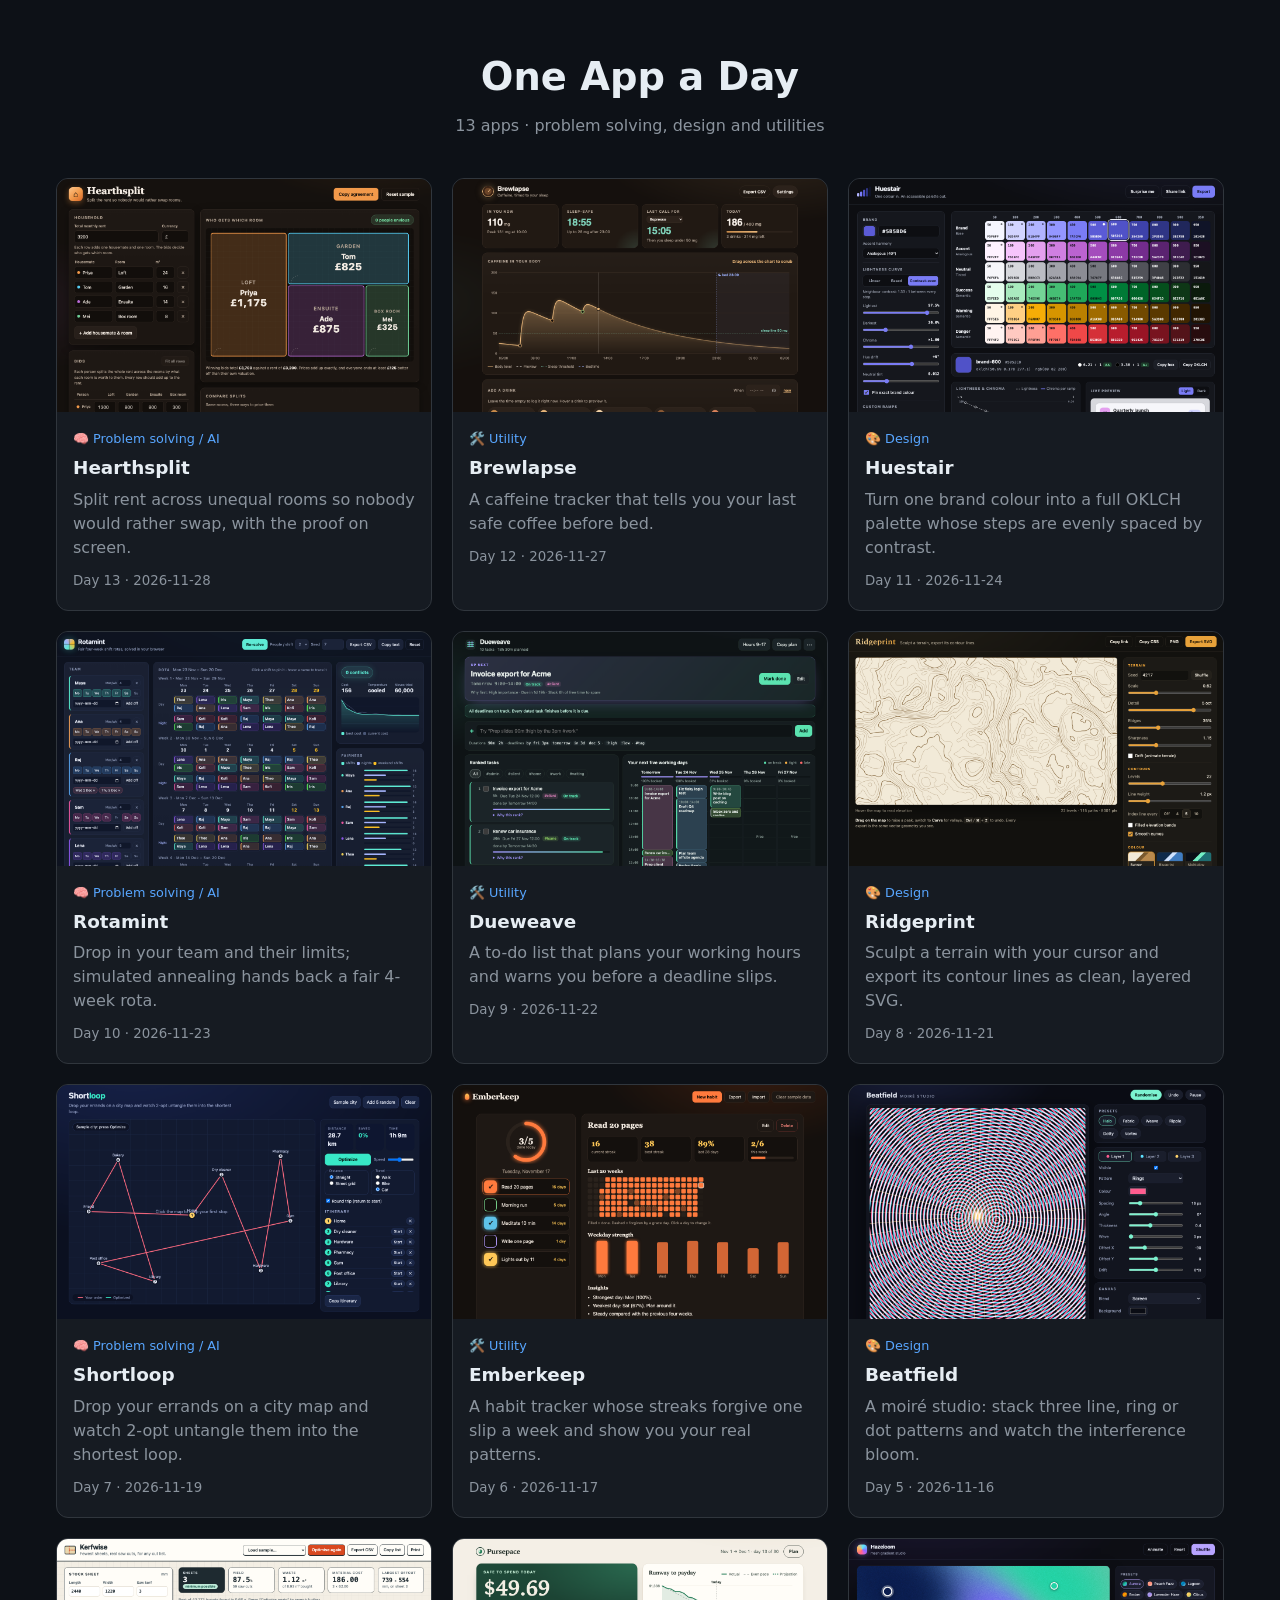
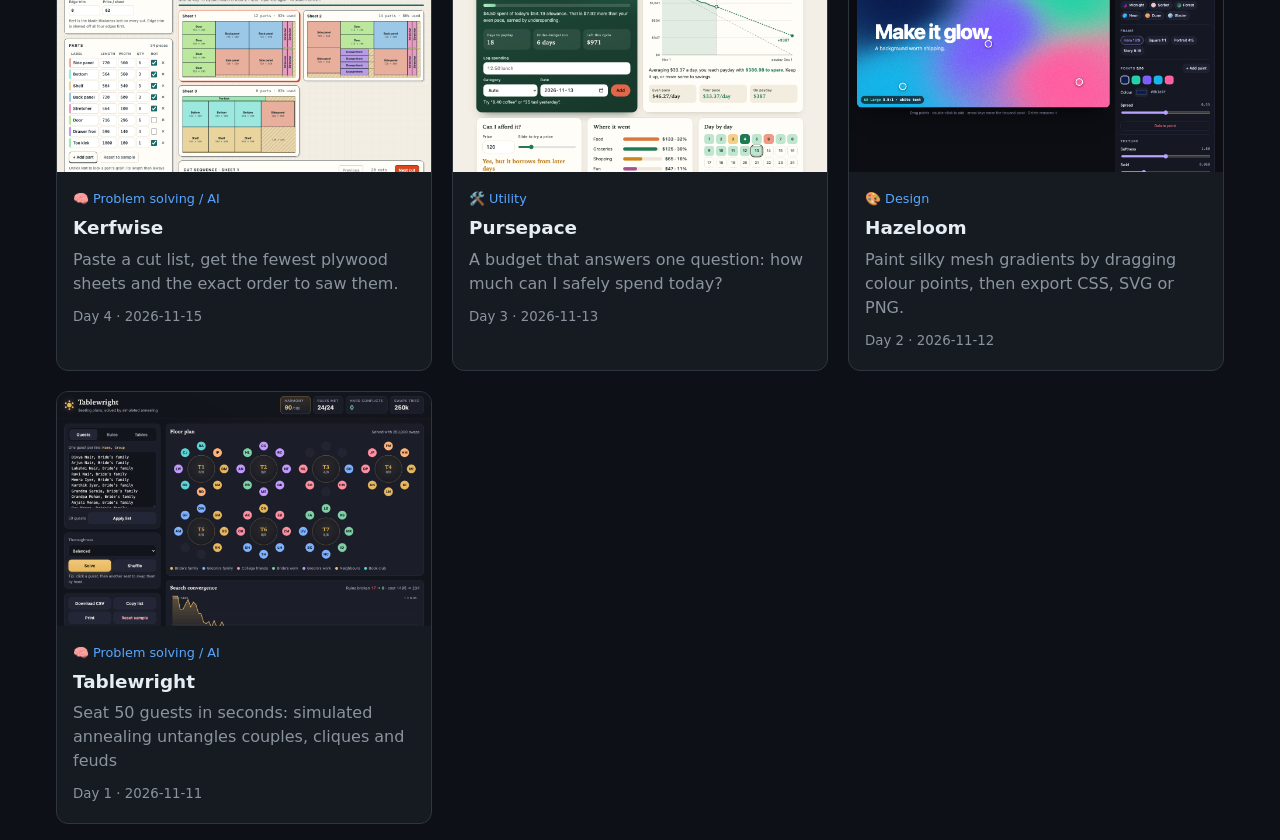
<file: index.html>
<!doctype html>
<html lang="en"><head><meta charset="utf-8">
<meta name="viewport" content="width=device-width, initial-scale=1">
<title>One App a Day</title>
<meta name="description" content="A new web app every day, each with a write-up.">
<style>
:root{--bg:#0d1117;--card:#161b22;--fg:#e6edf3;--muted:#8b949e;--accent:#58a6ff}
*{box-sizing:border-box}body{margin:0;font:16px/1.5 system-ui,sans-serif;background:var(--bg);color:var(--fg)}
header{padding:48px 16px 24px;text-align:center}h1{margin:0 0 8px;font-size:2.4rem}
header p{color:var(--muted);margin:0}
main{display:grid;gap:20px;grid-template-columns:repeat(auto-fill,minmax(280px,1fr));padding:16px;max-width:1200px;margin:auto}
.card{background:var(--card);border-radius:12px;overflow:hidden;color:inherit;text-decoration:none;border:1px solid #30363d;transition:transform .15s}
.card:hover{transform:translateY(-3px);border-color:var(--accent)}
.card img,.noshot{width:100%;aspect-ratio:16/10;object-fit:cover;display:block;background:#21262d}
.noshot{display:grid;place-items:center;color:var(--muted)}
.body{padding:14px 16px 18px}.tag{font-size:.8rem;color:var(--accent)}
h2{margin:4px 0 6px;font-size:1.15rem}p{margin:0 0 8px;color:var(--muted)}small{color:var(--muted)}
</style></head><body>
<header><h1>One App a Day</h1><p>13 apps · problem solving, design and utilities</p></header>
<main>
<a class="card" href="apps/2026-11-28/"><img src="apps/2026-11-28/screenshot.png" alt="Screenshot of Hearthsplit" loading="lazy"><div class="body"><span class="tag">🧠 Problem solving / AI</span><h2>Hearthsplit</h2><p>Split rent across unequal rooms so nobody would rather swap, with the proof on screen.</p><small>Day 13 · 2026-11-28</small></div></a>
<a class="card" href="apps/2026-11-27/"><img src="apps/2026-11-27/screenshot.png" alt="Screenshot of Brewlapse" loading="lazy"><div class="body"><span class="tag">🛠️ Utility</span><h2>Brewlapse</h2><p>A caffeine tracker that tells you your last safe coffee before bed.</p><small>Day 12 · 2026-11-27</small></div></a>
<a class="card" href="apps/2026-11-24/"><img src="apps/2026-11-24/screenshot.png" alt="Screenshot of Huestair" loading="lazy"><div class="body"><span class="tag">🎨 Design</span><h2>Huestair</h2><p>Turn one brand colour into a full OKLCH palette whose steps are evenly spaced by contrast.</p><small>Day 11 · 2026-11-24</small></div></a>
<a class="card" href="apps/2026-11-23/"><img src="apps/2026-11-23/screenshot.png" alt="Screenshot of Rotamint" loading="lazy"><div class="body"><span class="tag">🧠 Problem solving / AI</span><h2>Rotamint</h2><p>Drop in your team and their limits; simulated annealing hands back a fair 4-week rota.</p><small>Day 10 · 2026-11-23</small></div></a>
<a class="card" href="apps/2026-11-22/"><img src="apps/2026-11-22/screenshot.png" alt="Screenshot of Dueweave" loading="lazy"><div class="body"><span class="tag">🛠️ Utility</span><h2>Dueweave</h2><p>A to-do list that plans your working hours and warns you before a deadline slips.</p><small>Day 9 · 2026-11-22</small></div></a>
<a class="card" href="apps/2026-11-21/"><img src="apps/2026-11-21/screenshot.png" alt="Screenshot of Ridgeprint" loading="lazy"><div class="body"><span class="tag">🎨 Design</span><h2>Ridgeprint</h2><p>Sculpt a terrain with your cursor and export its contour lines as clean, layered SVG.</p><small>Day 8 · 2026-11-21</small></div></a>
<a class="card" href="apps/2026-11-19/"><img src="apps/2026-11-19/screenshot.png" alt="Screenshot of Shortloop" loading="lazy"><div class="body"><span class="tag">🧠 Problem solving / AI</span><h2>Shortloop</h2><p>Drop your errands on a city map and watch 2-opt untangle them into the shortest loop.</p><small>Day 7 · 2026-11-19</small></div></a>
<a class="card" href="apps/2026-11-17/"><img src="apps/2026-11-17/screenshot.png" alt="Screenshot of Emberkeep" loading="lazy"><div class="body"><span class="tag">🛠️ Utility</span><h2>Emberkeep</h2><p>A habit tracker whose streaks forgive one slip a week and show you your real patterns.</p><small>Day 6 · 2026-11-17</small></div></a>
<a class="card" href="apps/2026-11-16/"><img src="apps/2026-11-16/screenshot.png" alt="Screenshot of Beatfield" loading="lazy"><div class="body"><span class="tag">🎨 Design</span><h2>Beatfield</h2><p>A moiré studio: stack three line, ring or dot patterns and watch the interference bloom.</p><small>Day 5 · 2026-11-16</small></div></a>
<a class="card" href="apps/2026-11-15/"><img src="apps/2026-11-15/screenshot.png" alt="Screenshot of Kerfwise" loading="lazy"><div class="body"><span class="tag">🧠 Problem solving / AI</span><h2>Kerfwise</h2><p>Paste a cut list, get the fewest plywood sheets and the exact order to saw them.</p><small>Day 4 · 2026-11-15</small></div></a>
<a class="card" href="apps/2026-11-13/"><img src="apps/2026-11-13/screenshot.png" alt="Screenshot of Pursepace" loading="lazy"><div class="body"><span class="tag">🛠️ Utility</span><h2>Pursepace</h2><p>A budget that answers one question: how much can I safely spend today?</p><small>Day 3 · 2026-11-13</small></div></a>
<a class="card" href="apps/2026-11-12/"><img src="apps/2026-11-12/screenshot.png" alt="Screenshot of Hazeloom" loading="lazy"><div class="body"><span class="tag">🎨 Design</span><h2>Hazeloom</h2><p>Paint silky mesh gradients by dragging colour points, then export CSS, SVG or PNG.</p><small>Day 2 · 2026-11-12</small></div></a>
<a class="card" href="apps/2026-11-11/"><img src="apps/2026-11-11/screenshot.png" alt="Screenshot of Tablewright" loading="lazy"><div class="body"><span class="tag">🧠 Problem solving / AI</span><h2>Tablewright</h2><p>Seat 50 guests in seconds: simulated annealing untangles couples, cliques and feuds</p><small>Day 1 · 2026-11-11</small></div></a>
</main></body></html>
</file>
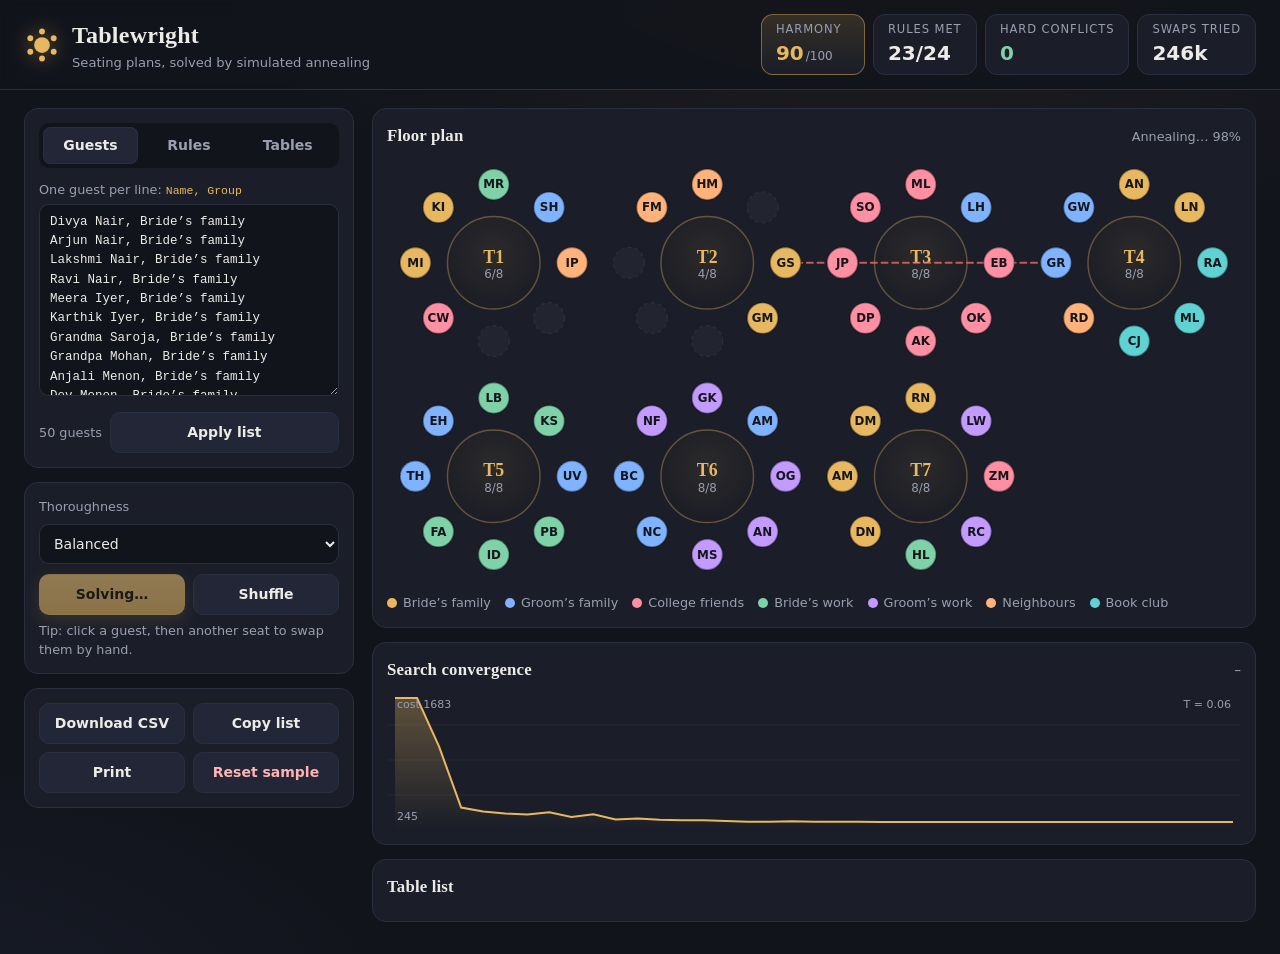
<file: apps/2026-11-11/index.html>
<!DOCTYPE html>
<html lang="en">
<head>
  <meta charset="utf-8">
  <meta name="viewport" content="width=device-width, initial-scale=1">
  <title>Tablewright · Seating plans solved by simulated annealing</title>
  <meta name="description" content="Seat wedding and event guests in seconds. Tablewright uses simulated annealing to keep couples together, friend groups close and feuding guests apart, right in your browser.">
  <link rel="stylesheet" href="style.css">
  <script src="script.js" defer></script>
</head>
<body>
  <a class="skip" href="#plan">Skip to floor plan</a>
  <header class="topbar">
    <div class="brand">
      <svg class="brand-mark" viewBox="0 0 32 32" aria-hidden="true"><circle cx="16" cy="16" r="7"/><circle cx="16" cy="4" r="2.6"/><circle cx="26.4" cy="10" r="2.6"/><circle cx="26.4" cy="22" r="2.6"/><circle cx="16" cy="28" r="2.6"/><circle cx="5.6" cy="22" r="2.6"/><circle cx="5.6" cy="10" r="2.6"/></svg>
      <div>
        <h1>Tablewright</h1>
        <p class="brand-sub">Seating plans, solved by simulated annealing</p>
      </div>
    </div>
    <dl class="stats" aria-live="polite">
      <div class="stat stat-harmony"><dt>Harmony</dt><dd><span id="statHarmony">0</span><small>/100</small></dd></div>
      <div class="stat"><dt>Rules met</dt><dd id="statRules">0/0</dd></div>
      <div class="stat"><dt>Hard conflicts</dt><dd id="statHard">0</dd></div>
      <div class="stat"><dt>Swaps tried</dt><dd id="statSwaps">0</dd></div>
    </dl>
  </header>

  <main class="layout">
    <aside class="sidebar" aria-label="Controls">
      <section class="panel">
        <div class="tabs" role="tablist" aria-label="Editors">
          <button class="tab" role="tab" id="tab-guests" aria-controls="pane-guests" aria-selected="true">Guests</button>
          <button class="tab" role="tab" id="tab-rules" aria-controls="pane-rules" aria-selected="false" tabindex="-1">Rules</button>
          <button class="tab" role="tab" id="tab-tables" aria-controls="pane-tables" aria-selected="false" tabindex="-1">Tables</button>
        </div>

        <div class="pane" role="tabpanel" id="pane-guests" aria-labelledby="tab-guests">
          <label class="field-label" for="guestInput">One guest per line: <code>Name, Group</code></label>
          <textarea id="guestInput" rows="9" spellcheck="false"></textarea>
          <div class="row">
            <span class="hint" id="guestCount">0 guests</span>
            <button class="btn btn-ghost" id="applyGuests" type="button">Apply list</button>
          </div>
        </div>

        <div class="pane" role="tabpanel" id="pane-rules" aria-labelledby="tab-rules" hidden>
          <form id="ruleForm" class="rule-form">
            <label class="sr-only" for="ruleA">First guest</label>
            <select id="ruleA" required></select>
            <label class="sr-only" for="ruleType">Rule</label>
            <select id="ruleType">
              <option value="next">Sit next to</option>
              <option value="with">Same table</option>
              <option value="apart">Keep apart</option>
            </select>
            <label class="sr-only" for="ruleB">Second guest</label>
            <select id="ruleB" required></select>
            <button class="btn btn-ghost" type="submit">Add rule</button>
          </form>
          <ul class="rule-list" id="ruleList" aria-label="Rules"></ul>
        </div>

        <div class="pane" role="tabpanel" id="pane-tables" aria-labelledby="tab-tables" hidden>
          <form id="tableForm" class="table-form">
            <label class="field">
              <span class="field-label">Tables</span>
              <input id="tableCount" type="number" min="1" max="40" inputmode="numeric" required>
            </label>
            <label class="field">
              <span class="field-label">Seats per table</span>
              <input id="seatCount" type="number" min="2" max="16" inputmode="numeric" required>
            </label>
            <button class="btn btn-ghost" type="submit">Rebuild plan</button>
          </form>
          <p class="hint" id="capacityHint"></p>
        </div>
      </section>

      <section class="panel solve-panel">
        <label class="field">
          <span class="field-label">Thoroughness</span>
          <select id="thoroughness">
            <option value="quick">Quick</option>
            <option value="balanced" selected>Balanced</option>
            <option value="thorough">Thorough (3× swaps)</option>
          </select>
        </label>
        <div class="row">
          <button class="btn btn-primary" id="solveBtn" type="button">Solve</button>
          <button class="btn btn-ghost" id="shuffleBtn" type="button">Shuffle</button>
        </div>
        <p class="hint">Tip: click a guest, then another seat to swap them by hand.</p>
      </section>

      <section class="panel guest-card" id="guestCard" aria-live="polite" hidden>
        <div class="guest-card-head">
          <span class="dot" id="cardDot"></span>
          <div>
            <h2 id="cardName"></h2>
            <p class="hint" id="cardMeta"></p>
          </div>
        </div>
        <ul class="card-rules" id="cardRules"></ul>
        <div class="row">
          <button class="btn btn-ghost" id="pinBtn" type="button">Pin seat</button>
          <button class="btn btn-ghost" id="deselectBtn" type="button">Done</button>
        </div>
      </section>

      <section class="panel export-panel" aria-label="Export">
        <div class="row wrap">
          <button class="btn btn-ghost" id="csvBtn" type="button">Download CSV</button>
          <button class="btn btn-ghost" id="copyBtn" type="button">Copy list</button>
          <button class="btn btn-ghost" id="printBtn" type="button">Print</button>
          <button class="btn btn-danger" id="resetBtn" type="button">Reset sample</button>
        </div>
      </section>
    </aside>

    <section class="stage" aria-label="Floor plan and results">
      <div class="plan-wrap panel">
        <div class="plan-head">
          <h2>Floor plan</h2>
          <p class="hint" id="planStatus">Ready</p>
        </div>
        <div id="plan" class="plan" tabindex="-1"></div>
        <p class="empty-msg" id="emptyMsg" hidden>Add guests in the Guests tab to start seating.</p>
        <ul class="legend" id="legend" aria-label="Groups"></ul>
      </div>

      <div class="chart-wrap panel">
        <div class="plan-head">
          <h2>Search convergence</h2>
          <p class="summary" id="summary">–</p>
        </div>
        <canvas id="chart" height="140" role="img" aria-label="Cost of the seating plan over the course of the search"></canvas>
      </div>

      <div class="panel">
        <div class="plan-head"><h2>Table list</h2></div>
        <div class="table-list" id="tableList"></div>
      </div>
    </section>
  </main>

  <div class="toast" id="toast" role="status" aria-live="polite"></div>
</body>
</html>
</file>
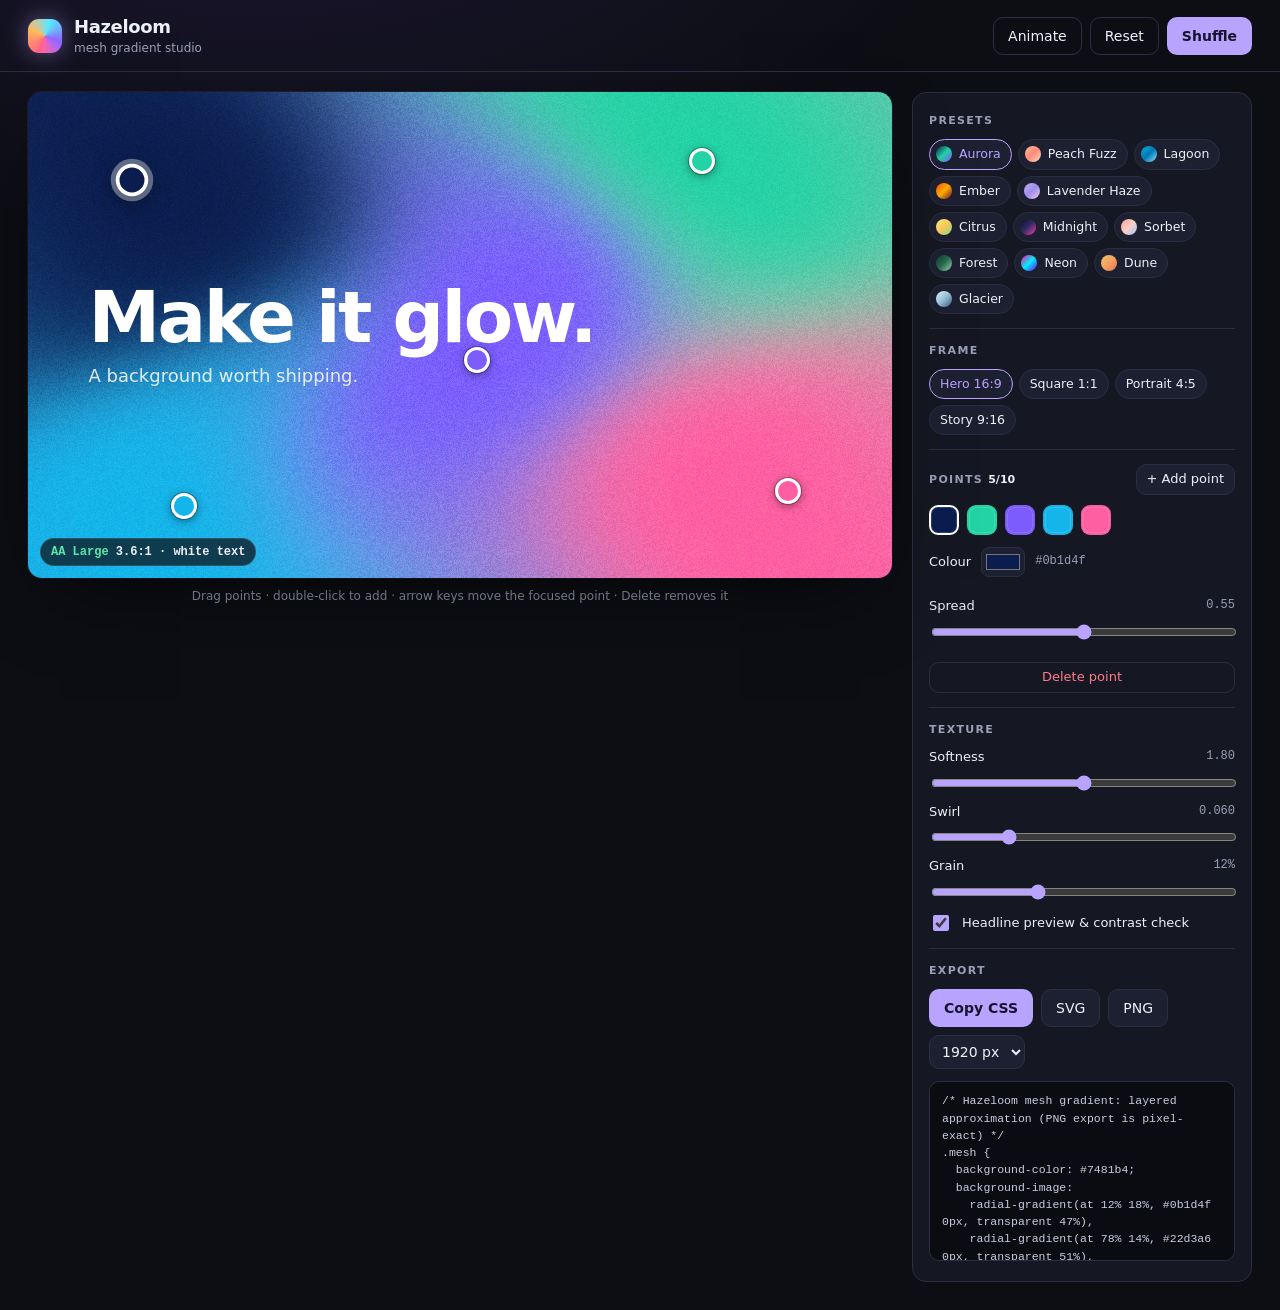
<file: apps/2026-11-12/index.html>
<!doctype html>
<html lang="en">
<head>
  <meta charset="utf-8">
  <meta name="viewport" content="width=device-width, initial-scale=1">
  <title>Hazeloom: mesh gradient studio</title>
  <meta name="description" content="Paint silky mesh gradients by dragging colour points, blended in OKLab, then export CSS, SVG or PNG.">
  <link rel="stylesheet" href="style.css">
  <script src="script.js" defer></script>
</head>
<body>
  <header class="topbar">
    <div class="brand">
      <span class="logo" aria-hidden="true"></span>
      <div>
        <h1>Hazeloom</h1>
        <p class="sub">mesh gradient studio</p>
      </div>
    </div>
    <div class="top-actions">
      <button type="button" class="btn ghost" id="animateBtn" aria-pressed="false">Animate</button>
      <button type="button" class="btn ghost" id="resetBtn">Reset</button>
      <button type="button" class="btn primary" id="shuffleBtn">Shuffle</button>
    </div>
  </header>

  <main class="layout">
    <section class="stage-wrap" aria-label="Gradient canvas">
      <div class="stage" id="stage">
        <canvas id="canvas" aria-label="Mesh gradient preview. Double-click to add a colour point."></canvas>
        <div class="headline" id="headline">
          <p class="headline-text" id="headlineText">Make it glow.</p>
          <p class="headline-sub" id="headlineSub">A background worth shipping.</p>
        </div>
        <div class="handles" id="handles"></div>
        <output class="badge" id="contrastBadge" aria-live="polite"></output>
      </div>
      <p class="hint">Drag points · double-click to add · arrow keys move the focused point · Delete removes it</p>
    </section>

    <aside class="panel" aria-label="Controls">
      <section class="group">
        <h2>Presets</h2>
        <div class="chips" id="presets" role="group" aria-label="Presets"></div>
      </section>

      <section class="group">
        <h2>Frame</h2>
        <div class="chips" id="ratios" role="group" aria-label="Aspect ratio"></div>
      </section>

      <section class="group">
        <div class="group-head">
          <h2>Points <span class="count" id="pointCount"></span></h2>
          <button type="button" class="btn small" id="addBtn">+ Add point</button>
        </div>
        <div class="swatches" id="swatches" role="group" aria-label="Colour points"></div>
        <div class="point-editor" id="pointEditor">
          <label class="field color-field">
            <span>Colour</span>
            <input type="color" id="pointColor">
            <code id="pointHex"></code>
          </label>
          <label class="field">
            <span>Spread <em id="spreadVal"></em></span>
            <input type="range" id="pointSpread" min="0.1" max="1" step="0.01">
          </label>
          <button type="button" class="btn small danger" id="deleteBtn">Delete point</button>
        </div>
      </section>

      <section class="group">
        <h2>Texture</h2>
        <label class="field">
          <span>Softness <em id="softVal"></em></span>
          <input type="range" id="softness" min="0.6" max="3" step="0.05">
        </label>
        <label class="field">
          <span>Swirl <em id="swirlVal"></em></span>
          <input type="range" id="swirl" min="0" max="0.25" step="0.005">
        </label>
        <label class="field">
          <span>Grain <em id="grainVal"></em></span>
          <input type="range" id="grain" min="0" max="0.35" step="0.01">
        </label>
        <label class="toggle">
          <input type="checkbox" id="headlineToggle">
          <span>Headline preview &amp; contrast check</span>
        </label>
      </section>

      <section class="group">
        <h2>Export</h2>
        <div class="export-row">
          <button type="button" class="btn primary" id="copyCss">Copy CSS</button>
          <button type="button" class="btn" id="downloadSvg">SVG</button>
          <button type="button" class="btn" id="downloadPng">PNG</button>
          <label class="field inline">
            <span class="sr-only">PNG width</span>
            <select id="pngWidth" aria-label="PNG width">
              <option value="1280">1280 px</option>
              <option value="1920" selected>1920 px</option>
              <option value="2560">2560 px</option>
              <option value="3840">3840 px</option>
            </select>
          </label>
        </div>
        <pre class="code" tabindex="0" aria-label="Generated CSS"><code id="cssOut"></code></pre>
      </section>
    </aside>
  </main>

  <div class="toast" id="toast" role="status" aria-live="polite"></div>
</body>
</html>
</file>
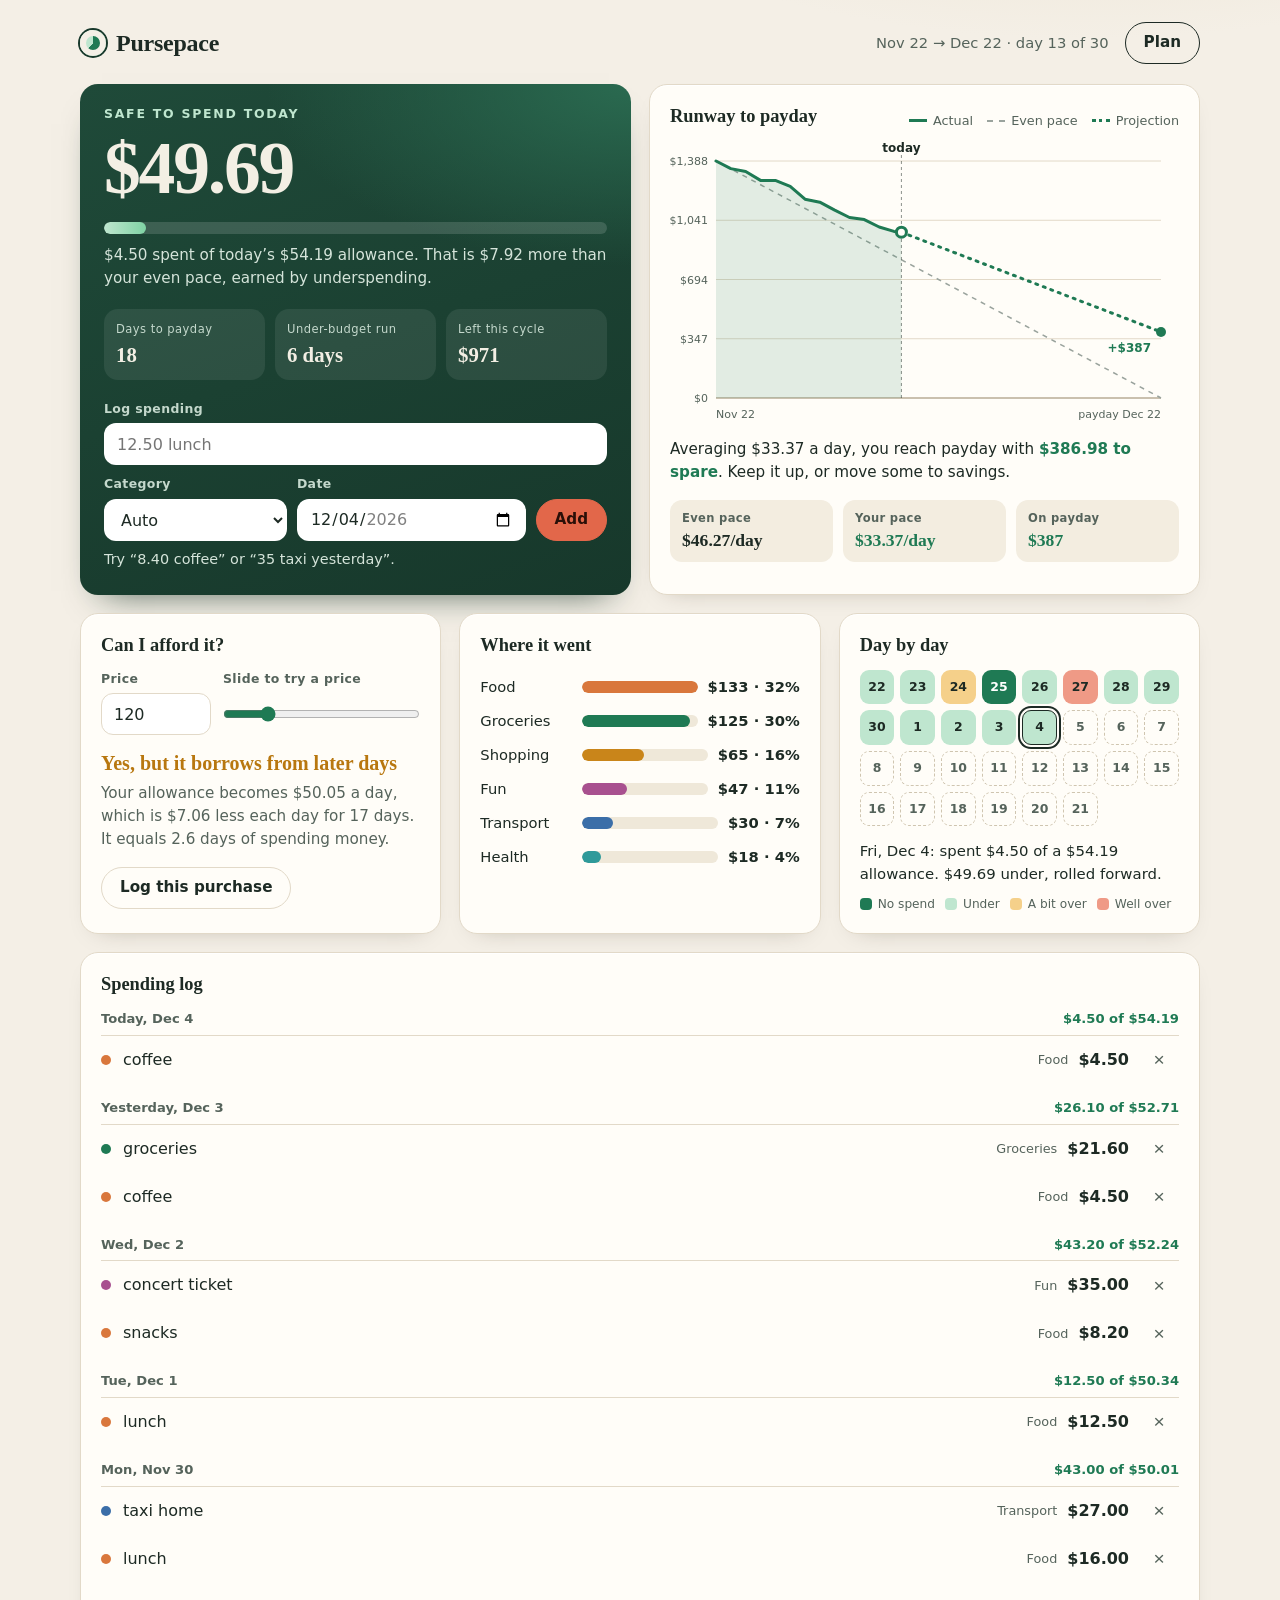
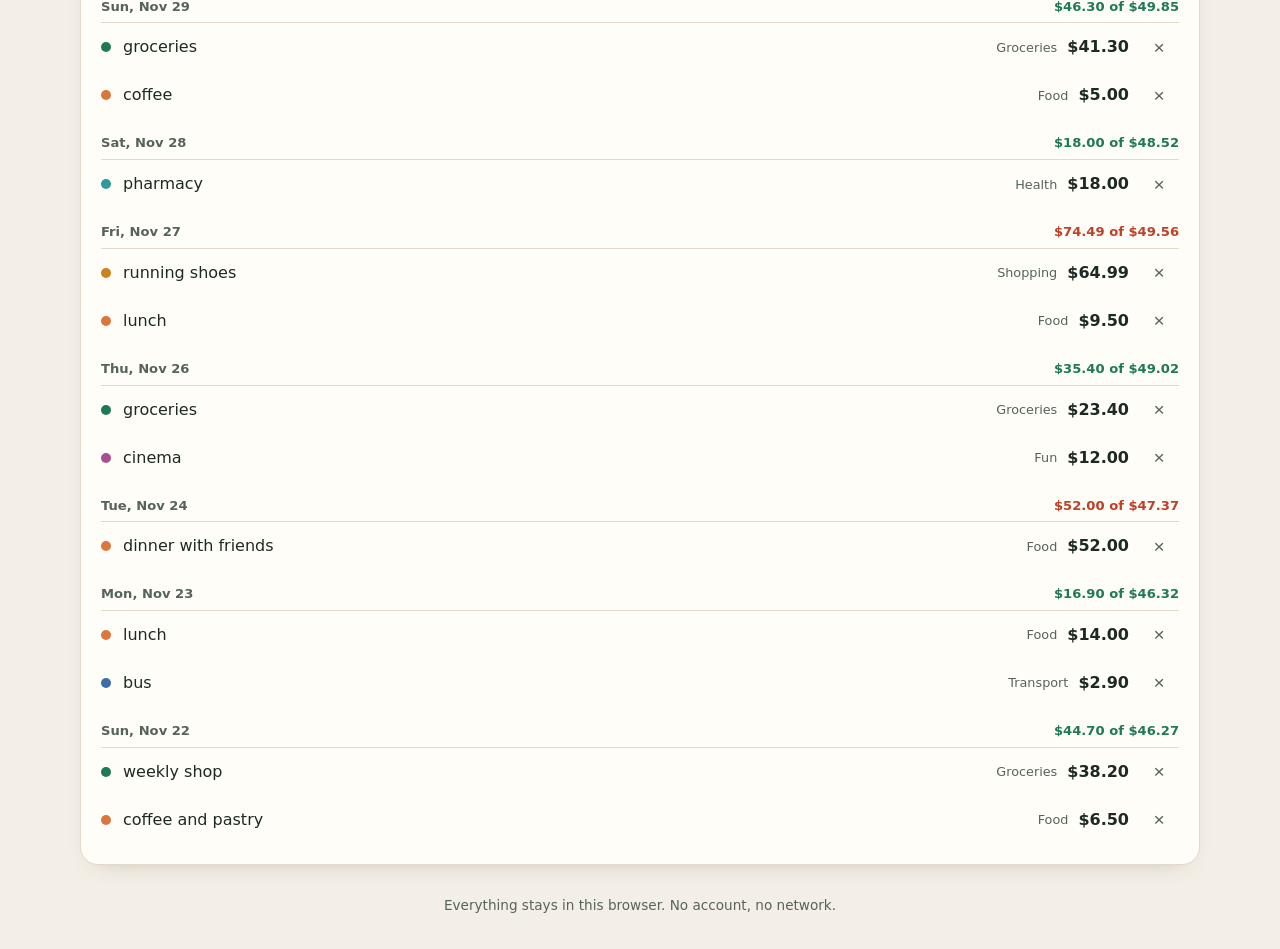
<file: apps/2026-11-13/index.html>
<!DOCTYPE html>
<html lang="en">
<head>
  <meta charset="utf-8">
  <title>Pursepace: how much can I safely spend today?</title>
  <meta name="description" content="Pursepace turns your income, bills and savings goal into a rolling daily allowance, with a runway chart to payday and a 'Can I afford it?' check.">
  <meta name="viewport" content="width=device-width, initial-scale=1">
  <link rel="stylesheet" href="style.css">
  <script src="script.js" defer></script>
</head>
<body>
  <header class="top">
    <div class="brand">
      <span class="mark" aria-hidden="true"></span>
      <h1>Pursepace</h1>
    </div>
    <p class="cycle-label" id="cycleLabel"></p>
    <button type="button" class="btn ghost" id="openPlan">Plan</button>
  </header>

  <div class="banner" id="banner" hidden>
    <span id="bannerText"></span>
    <button type="button" class="btn small" id="bannerAction">Start new cycle</button>
  </div>

  <main>
    <section class="hero" aria-labelledby="heroTitle">
      <h2 id="heroTitle" class="eyebrow">Safe to spend today</h2>
      <p class="amount" id="safeAmount" aria-live="polite"></p>
      <div class="meter" role="img" id="meter" aria-label="Share of today's allowance spent">
        <span id="meterFill"></span>
      </div>
      <p class="hero-note" id="safeNote"></p>
      <dl class="stats">
        <div><dt>Days to payday</dt><dd id="statDays"></dd></div>
        <div><dt>Under-budget run</dt><dd id="statStreak"></dd></div>
        <div><dt>Left this cycle</dt><dd id="statLeft"></dd></div>
      </dl>

      <form class="quick" id="quickForm" novalidate>
        <div class="field grow">
          <label for="quickText">Log spending</label>
          <input id="quickText" type="text" autocomplete="off" maxlength="80" placeholder="12.50 lunch" inputmode="text">
        </div>
        <div class="field">
          <label for="quickCat">Category</label>
          <select id="quickCat"></select>
        </div>
        <div class="field">
          <label for="quickDate">Date</label>
          <input id="quickDate" type="date">
        </div>
        <button type="submit" class="btn primary">Add</button>
      </form>
      <p class="quick-hint" id="quickHint" aria-live="polite"></p>
    </section>

    <section class="card chart-card" aria-labelledby="chartTitle">
      <div class="card-head">
        <h2 id="chartTitle">Runway to payday</h2>
        <ul class="legend" aria-hidden="true">
          <li><i class="lg actual"></i>Actual</li>
          <li><i class="lg pace"></i>Even pace</li>
          <li><i class="lg proj"></i>Projection</li>
        </ul>
      </div>
      <div class="chart-wrap" id="chartWrap"></div>
      <p class="forecast" id="forecast"></p>
      <dl class="pace-stats">
        <div><dt>Even pace</dt><dd id="paceEven"></dd></div>
        <div><dt>Your pace</dt><dd id="paceYours"></dd></div>
        <div><dt>On payday</dt><dd id="paceEnd"></dd></div>
      </dl>
    </section>

    <section class="card" aria-labelledby="whatTitle">
      <h2 id="whatTitle">Can I afford it?</h2>
      <div class="what-inputs">
        <div class="field">
          <label for="whatAmount">Price</label>
          <input id="whatAmount" type="number" min="0" step="1" inputmode="decimal">
        </div>
        <div class="field grow">
          <label for="whatRange">Slide to try a price</label>
          <input id="whatRange" type="range" min="0" step="1">
        </div>
      </div>
      <p class="verdict" id="whatVerdict" aria-live="polite"></p>
      <p class="what-detail" id="whatDetail"></p>
      <button type="button" class="btn" id="whatLog">Log this purchase</button>
    </section>

    <section class="card" aria-labelledby="catTitle">
      <h2 id="catTitle">Where it went</h2>
      <div id="cats"></div>
    </section>

    <section class="card" aria-labelledby="daysTitle">
      <h2 id="daysTitle">Day by day</h2>
      <div class="strip" id="strip"></div>
      <p class="day-detail" id="dayDetail" aria-live="polite"></p>
      <ul class="legend strip-legend" aria-hidden="true">
        <li><i class="sw zero"></i>No spend</li>
        <li><i class="sw under"></i>Under</li>
        <li><i class="sw near"></i>A bit over</li>
        <li><i class="sw over"></i>Well over</li>
      </ul>
    </section>

    <section class="card log-card" aria-labelledby="logTitle">
      <h2 id="logTitle">Spending log</h2>
      <div id="log"></div>
    </section>
  </main>

  <footer class="foot">
    <p>Everything stays in this browser. No account, no network.</p>
  </footer>

  <dialog id="planDialog" aria-labelledby="planTitle">
    <form id="planForm" novalidate>
      <h2 id="planTitle">Your plan</h2>
      <div class="plan-grid">
        <div class="field">
          <label for="pIncome">Income this cycle</label>
          <input id="pIncome" type="number" min="0" step="0.01" inputmode="decimal" required>
        </div>
        <div class="field">
          <label for="pSavings">Savings to keep</label>
          <input id="pSavings" type="number" min="0" step="0.01" inputmode="decimal" required>
        </div>
        <div class="field">
          <label for="pStart">Cycle starts</label>
          <input id="pStart" type="date" required>
        </div>
        <div class="field">
          <label for="pPayday">Next payday</label>
          <input id="pPayday" type="date" required>
        </div>
        <div class="field">
          <label for="pCurrency">Currency</label>
          <select id="pCurrency"></select>
        </div>
      </div>

      <h3>Fixed bills</h3>
      <div id="billRows"></div>
      <button type="button" class="btn small" id="addBill">Add a bill</button>

      <p class="plan-summary" id="planSummary" aria-live="polite"></p>
      <p class="plan-error" id="planError" role="alert"></p>

      <div class="plan-actions">
        <button type="submit" class="btn primary">Save plan</button>
        <button type="button" class="btn ghost-dark" id="closePlan">Cancel</button>
      </div>

      <h3>Data</h3>
      <div class="data-actions">
        <button type="button" class="btn small" id="newCycle">Start new cycle</button>
        <button type="button" class="btn small" id="exportData">Export JSON</button>
        <label class="btn small file-btn" for="importFile">Import JSON</label>
        <input id="importFile" type="file" accept="application/json,.json" class="visually-hidden">
        <button type="button" class="btn small" id="loadSample">Load sample</button>
      </div>
    </form>
  </dialog>

  <div class="toast" id="toast" role="status" aria-live="polite" hidden>
    <span id="toastText"></span>
    <button type="button" class="btn small" id="toastUndo" hidden>Undo</button>
  </div>
</body>
</html>
</file>
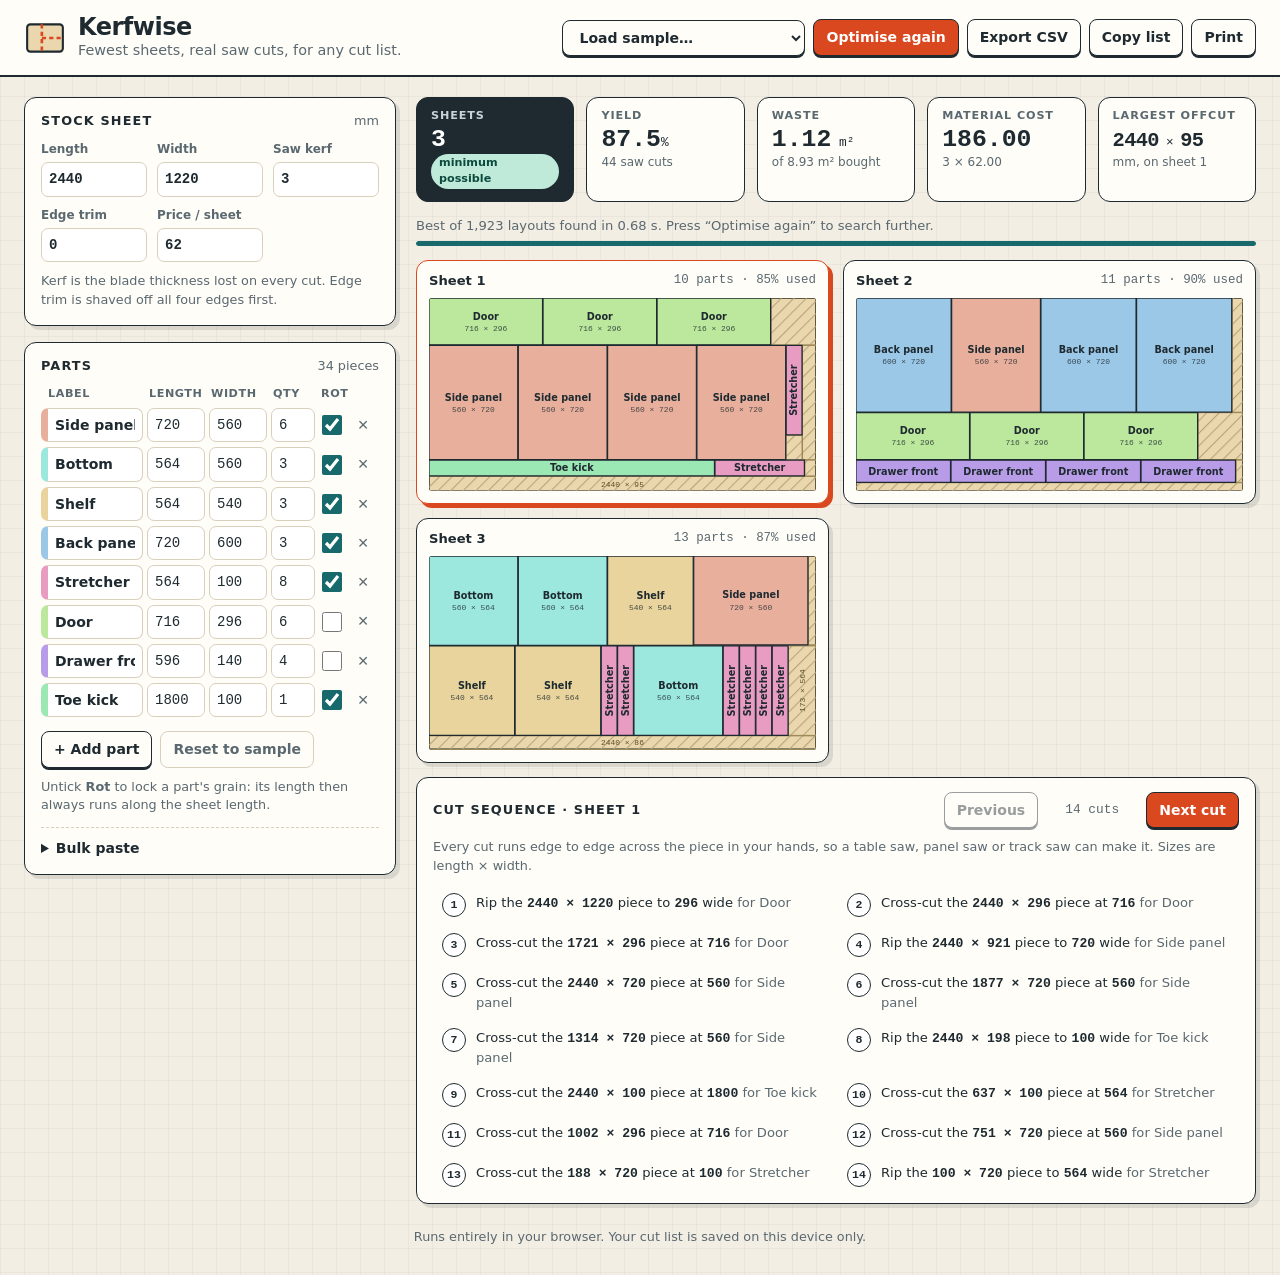
<file: apps/2026-11-15/index.html>
<!DOCTYPE html>
<html lang="en">
<head>
  <meta charset="utf-8">
  <title>Kerfwise: plywood cut list optimiser</title>
  <meta name="description" content="Paste a cut list and Kerfwise packs it onto the fewest plywood sheets, respecting saw kerf and grain, then gives you the exact order to saw them.">
  <meta name="viewport" content="width=device-width, initial-scale=1">
  <link rel="stylesheet" href="style.css">
  <script src="script.js" defer></script>
</head>
<body>
  <svg class="defs" width="0" height="0" aria-hidden="true" focusable="false">
    <defs>
      <pattern id="hatch" patternUnits="userSpaceOnUse" width="56" height="56" patternTransform="rotate(45)">
        <line x1="0" y1="0" x2="0" y2="56" stroke="#B9A57A" stroke-width="14"></line>
      </pattern>
    </defs>
  </svg>

  <header class="top">
    <div class="brand">
      <svg class="logo" viewBox="0 0 40 40" aria-hidden="true" focusable="false">
        <rect x="3" y="7" width="34" height="26" rx="3" fill="#EAD7AE" stroke="#1E2A30" stroke-width="2"></rect>
        <path d="M17 7v26M17 20h20" stroke="#D9481F" stroke-width="2.5" stroke-dasharray="4 3"></path>
      </svg>
      <div>
        <h1>Kerfwise</h1>
        <p class="tag">Fewest sheets, real saw cuts, for any cut list.</p>
      </div>
    </div>
    <div class="toolbar" role="group" aria-label="Actions">
      <label class="pick">
        <span class="sr">Load a sample project</span>
        <select id="sample">
          <option value="">Load sample…</option>
          <option value="kitchen">Kitchen base cabinets</option>
          <option value="bookshelf">Tall bookshelf</option>
          <option value="workbench">Workbench with drawers</option>
        </select>
      </label>
      <button type="button" id="optimise" class="btn primary">Optimise again</button>
      <button type="button" id="csv" class="btn">Export CSV</button>
      <button type="button" id="copy" class="btn">Copy list</button>
      <button type="button" id="print" class="btn">Print</button>
    </div>
  </header>

  <main class="layout">
    <aside class="panel" aria-label="Job setup">
      <section class="card">
        <h2>Stock sheet <span class="unit">mm</span></h2>
        <div class="stock">
          <label>Length <input id="s-l" inputmode="decimal" autocomplete="off"></label>
          <label>Width <input id="s-w" inputmode="decimal" autocomplete="off"></label>
          <label>Saw kerf <input id="s-kerf" inputmode="decimal" autocomplete="off"></label>
          <label>Edge trim <input id="s-trim" inputmode="decimal" autocomplete="off"></label>
          <label>Price / sheet <input id="s-price" inputmode="decimal" autocomplete="off"></label>
        </div>
        <p class="hint">Kerf is the blade thickness lost on every cut. Edge trim is shaved off all four edges first.</p>
      </section>

      <section class="card">
        <h2>Parts <span class="unit" id="piece-count"></span></h2>
        <div class="phead" aria-hidden="true">
          <span>Label</span><span>Length</span><span>Width</span><span>Qty</span><span title="Allow rotation">Rot</span><span></span>
        </div>
        <div id="parts" class="parts"></div>
        <div class="row-actions">
          <button type="button" id="add" class="btn">+ Add part</button>
          <button type="button" id="reset" class="btn ghost">Reset to sample</button>
        </div>
        <p class="hint">Untick <b>Rot</b> to lock a part's grain: its length then always runs along the sheet length.</p>
        <details class="bulk">
          <summary>Bulk paste</summary>
          <label for="bulk-text">One part per line: Label, length, width, qty</label>
          <textarea id="bulk-text" rows="4" spellcheck="false" placeholder="Shelf, 800, 300, 4&#10;Divider, 350, 300, 2"></textarea>
          <button type="button" id="bulk-add" class="btn">Add parts</button>
        </details>
      </section>
    </aside>

    <section class="results" aria-label="Cutting plan">
      <div id="stats" class="stats"></div>
      <div class="status">
        <p id="status" role="status" aria-live="polite"></p>
        <div class="bar" aria-hidden="true"><i id="bar"></i></div>
      </div>
      <div id="notices" class="notices"></div>
      <div id="sheets" class="sheets"></div>
      <section class="card steps" id="steps-card">
        <div class="steps-head">
          <h2 id="steps-title">Cut sequence</h2>
          <div class="stepper">
            <button type="button" id="prev" class="btn">Previous</button>
            <span id="step-pos" class="mono"></span>
            <button type="button" id="next" class="btn primary">Next cut</button>
          </div>
        </div>
        <p class="hint">Every cut runs edge to edge across the piece in your hands, so a table saw, panel saw or track saw can make it. Sizes are length × width.</p>
        <ol id="steps" class="steplist"></ol>
      </section>
    </section>
  </main>

  <footer class="foot">
    <p>Runs entirely in your browser. Your cut list is saved on this device only.</p>
  </footer>
  <div id="toast" class="toast" role="status" aria-live="polite"></div>
</body>
</html>
</file>
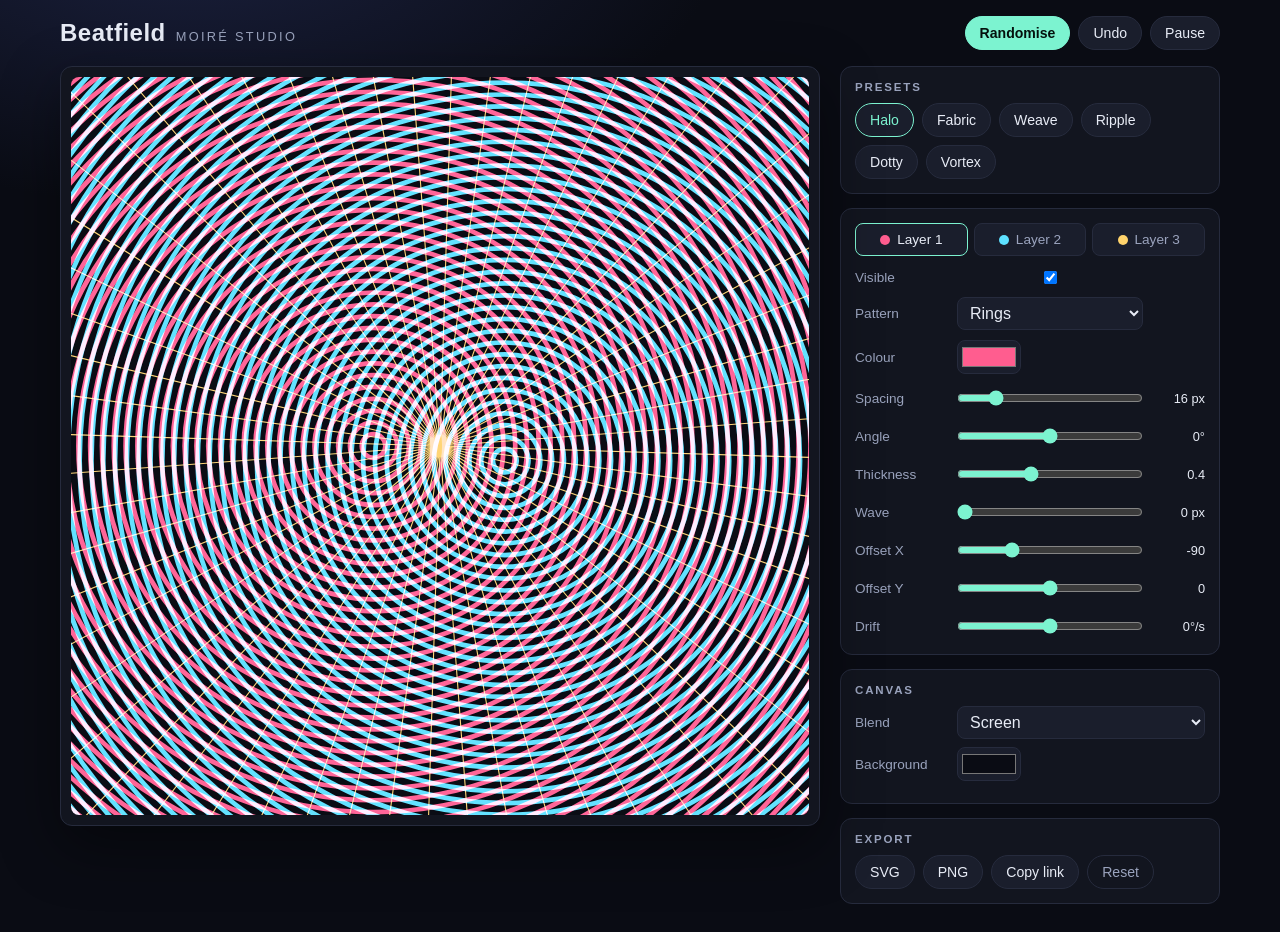
<file: apps/2026-11-16/index.html>
<!DOCTYPE html>
<html lang="en">
<head>
  <meta charset="utf-8">
  <meta name="viewport" content="width=device-width, initial-scale=1">
  <title>Beatfield: moiré pattern studio</title>
  <meta name="description" content="Stack three line, ring, spoke, grid or dot patterns and watch moiré interference bloom. Tweak live, then export PNG or vector SVG.">
  <link rel="stylesheet" href="style.css">
  <script src="script.js" defer></script>
</head>
<body>
  <header class="top">
    <div class="brand">
      <h1>Beatfield</h1>
      <p>moiré studio</p>
    </div>
    <div class="actions">
      <button type="button" id="random" class="btn primary">Randomise</button>
      <button type="button" id="undo" class="btn">Undo</button>
      <button type="button" id="play" class="btn" aria-pressed="true">Pause</button>
    </div>
  </header>

  <main class="layout">
    <section class="stage" aria-label="Preview">
      <canvas id="canvas" role="img" aria-label="Animated moiré pattern preview"></canvas>
      <p id="empty" class="empty" hidden>All layers are off. Switch one on to see a pattern.</p>
    </section>

    <section class="panel" aria-label="Controls">
      <div class="group">
        <h2>Presets</h2>
        <div id="presets" class="chips"></div>
      </div>

      <div class="group">
        <div id="tabs" class="tabs" role="tablist" aria-label="Layers"></div>
        <div id="layer-controls" class="controls" role="tabpanel"></div>
      </div>

      <div class="group">
        <h2>Canvas</h2>
        <div class="row">
          <label for="blend">Blend</label>
          <select id="blend">
            <option value="screen">Screen</option>
            <option value="difference">Difference</option>
            <option value="multiply">Multiply</option>
            <option value="exclusion">Exclusion</option>
          </select>
        </div>
        <div class="row">
          <label for="bg">Background</label>
          <input type="color" id="bg">
        </div>
      </div>

      <div class="group export">
        <h2>Export</h2>
        <div class="chips">
          <button type="button" id="svg" class="btn">SVG</button>
          <button type="button" id="png" class="btn">PNG</button>
          <button type="button" id="link" class="btn">Copy link</button>
          <button type="button" id="reset" class="btn ghost">Reset</button>
        </div>
      </div>
    </section>
  </main>

  <div id="toast" class="toast" role="status" aria-live="polite"></div>
</body>
</html>
</file>
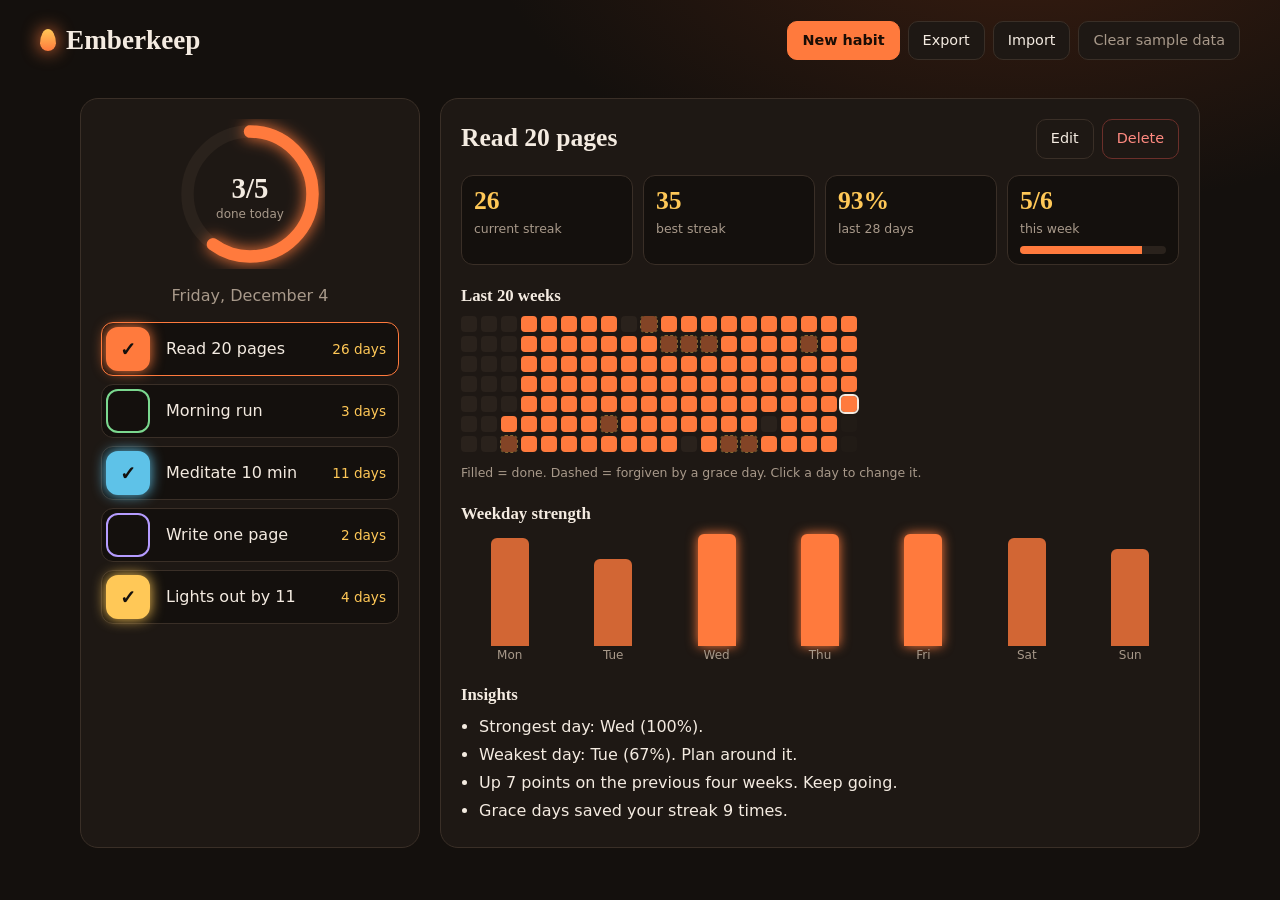
<file: apps/2026-11-17/index.html>
<!DOCTYPE html>
<html lang="en">
<head>
<meta charset="utf-8">
<meta name="viewport" content="width=device-width, initial-scale=1">
<title>Emberkeep: habit streaks that forgive</title>
<meta name="description" content="A habit tracker with a grace day, 20-week heatmaps, weekday strength charts and written insights. Works offline.">
<link rel="stylesheet" href="style.css">
<script src="script.js" defer></script>
</head>
<body>
<header class="top">
  <h1><span class="flame" aria-hidden="true"></span>Emberkeep</h1>
  <div class="actions">
    <button id="newBtn" class="btn primary" type="button">New habit</button>
    <button id="exportBtn" class="btn" type="button">Export</button>
    <button id="importBtn" class="btn" type="button">Import</button>
    <button id="clearBtn" class="btn ghost" type="button" hidden>Clear sample data</button>
    <input id="importFile" type="file" accept="application/json" hidden aria-label="Import backup file">
  </div>
</header>
<p id="notice" class="notice" role="status" aria-live="polite"></p>
<main class="layout">
  <section class="today" aria-labelledby="todayHead">
    <div class="ring-wrap">
      <svg id="ring" viewBox="0 0 120 120" role="img" aria-label="Completed today"></svg>
      <div class="ring-text"><strong id="ringNum">0/0</strong><span>done today</span></div>
    </div>
    <h2 id="todayHead" class="sr">Today</h2>
    <p id="todayDate" class="date"></p>
    <ul id="todayList" class="today-list"></ul>
  </section>
  <section class="detail" id="detail" aria-live="polite"></section>
</main>
<dialog id="dlg">
  <form id="form" method="dialog">
    <h2 id="dlgTitle">New habit</h2>
    <label>Name<input id="fName" maxlength="40" required autocomplete="off"></label>
    <label>Weekly target: <output id="fTargetOut">5</output> days
      <input id="fTarget" type="range" min="1" max="7" value="5"></label>
    <fieldset><legend>Colour</legend><div id="swatches" class="swatches"></div></fieldset>
    <p id="formErr" class="err" role="alert"></p>
    <div class="row">
      <button type="button" id="cancelBtn" class="btn">Cancel</button>
      <button type="submit" class="btn primary">Save</button>
    </div>
  </form>
</dialog>
</body>
</html>
</file>
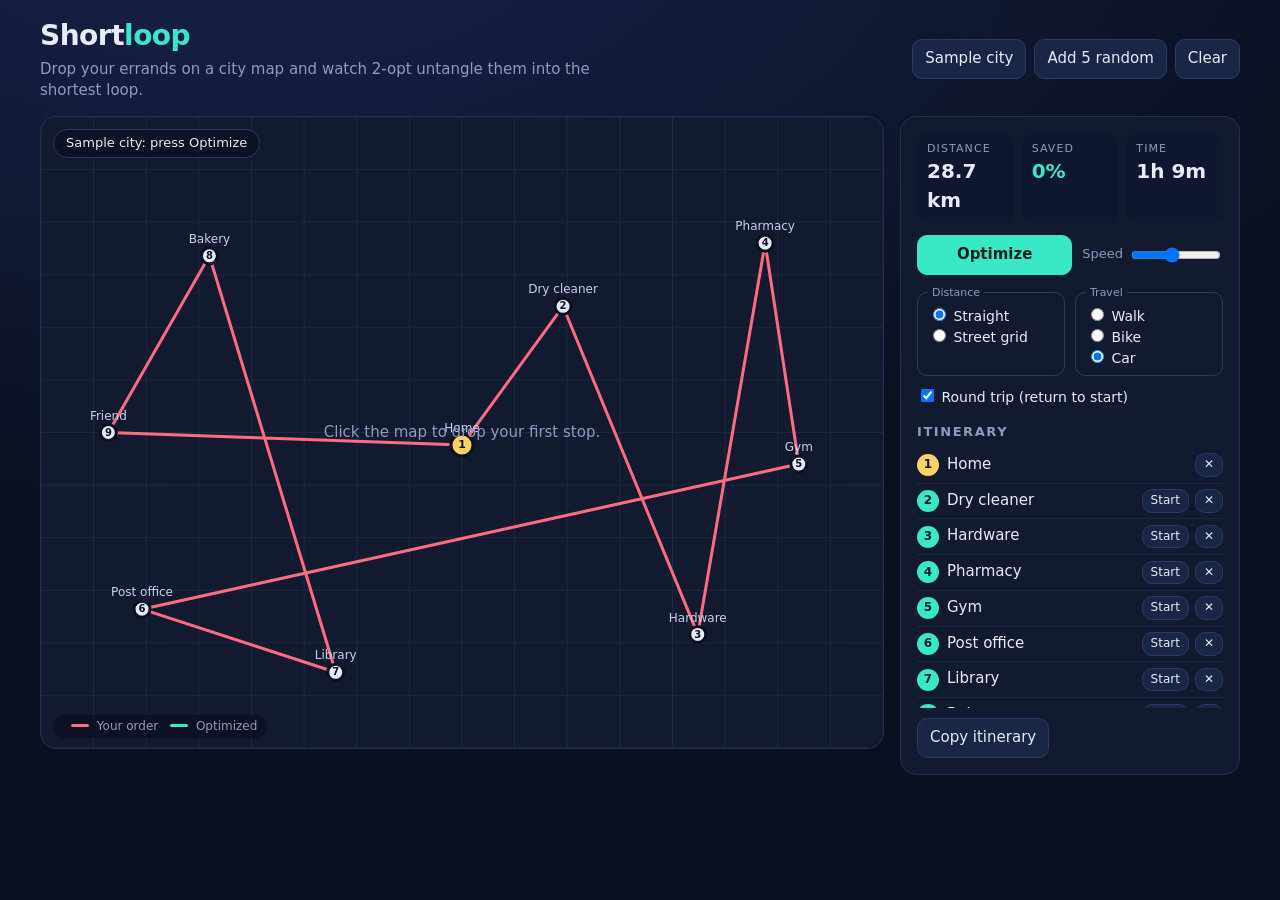
<file: apps/2026-11-19/index.html>
<!DOCTYPE html>
<html lang="en">
<head>
<meta charset="utf-8">
<meta name="viewport" content="width=device-width, initial-scale=1">
<title>Shortloop: shortest route for your errands</title>
<meta name="description" content="Drop stops on a city map and watch 2-opt and Or-opt untangle them into the shortest loop, with distance and time saved.">
<link rel="stylesheet" href="style.css">
<script src="script.js" defer></script>
</head>
<body>
<header class="top">
  <div>
    <h1>Short<span>loop</span></h1>
    <p class="tag">Drop your errands on a city map and watch 2-opt untangle them into the shortest loop.</p>
  </div>
  <div class="actions">
    <button id="btn-sample" type="button">Sample city</button>
    <button id="btn-random" type="button">Add 5 random</button>
    <button id="btn-clear" type="button">Clear</button>
  </div>
</header>
<main class="layout">
  <section class="mapwrap" aria-label="Map">
    <canvas id="map" tabindex="0" aria-label="City map. Click to add a stop, drag stops to move them, double-click a stop to remove it."></canvas>
    <p id="empty" class="empty" hidden>Click the map to drop your first stop.</p>
    <p id="status" class="badge" role="status"></p>
    <div class="legend"><i class="l1"></i> Your order <i class="l2"></i> Optimized</div>
  </section>
  <aside class="panel">
    <div class="stats">
      <div><span class="k">Distance</span><b id="s-dist">0</b></div>
      <div><span class="k">Saved</span><b id="s-saved" class="good">0%</b></div>
      <div><span class="k">Time</span><b id="s-time">0</b></div>
    </div>
    <div class="row">
      <button id="btn-opt" class="primary" type="button">Optimize</button>
      <label class="speed">Speed <input id="speed" type="range" min="1" max="10" value="5" aria-label="Solver speed"></label>
    </div>
    <div class="row">
      <fieldset><legend>Distance</legend>
        <label><input type="radio" name="metric" value="line" checked> Straight</label>
        <label><input type="radio" name="metric" value="grid"> Street grid</label>
      </fieldset>
      <fieldset><legend>Travel</legend>
        <label><input type="radio" name="travel" value="walk"> Walk</label>
        <label><input type="radio" name="travel" value="bike"> Bike</label>
        <label><input type="radio" name="travel" value="car" checked> Car</label>
      </fieldset>
    </div>
    <label class="check"><input id="round" type="checkbox" checked> Round trip (return to start)</label>
    <h2>Itinerary</h2>
    <ol id="list" class="list"></ol>
    <button id="btn-copy" type="button">Copy itinerary</button>
  </aside>
</main>
<div id="toast" class="toast" role="status" aria-live="polite"></div>
</body>
</html>
</file>
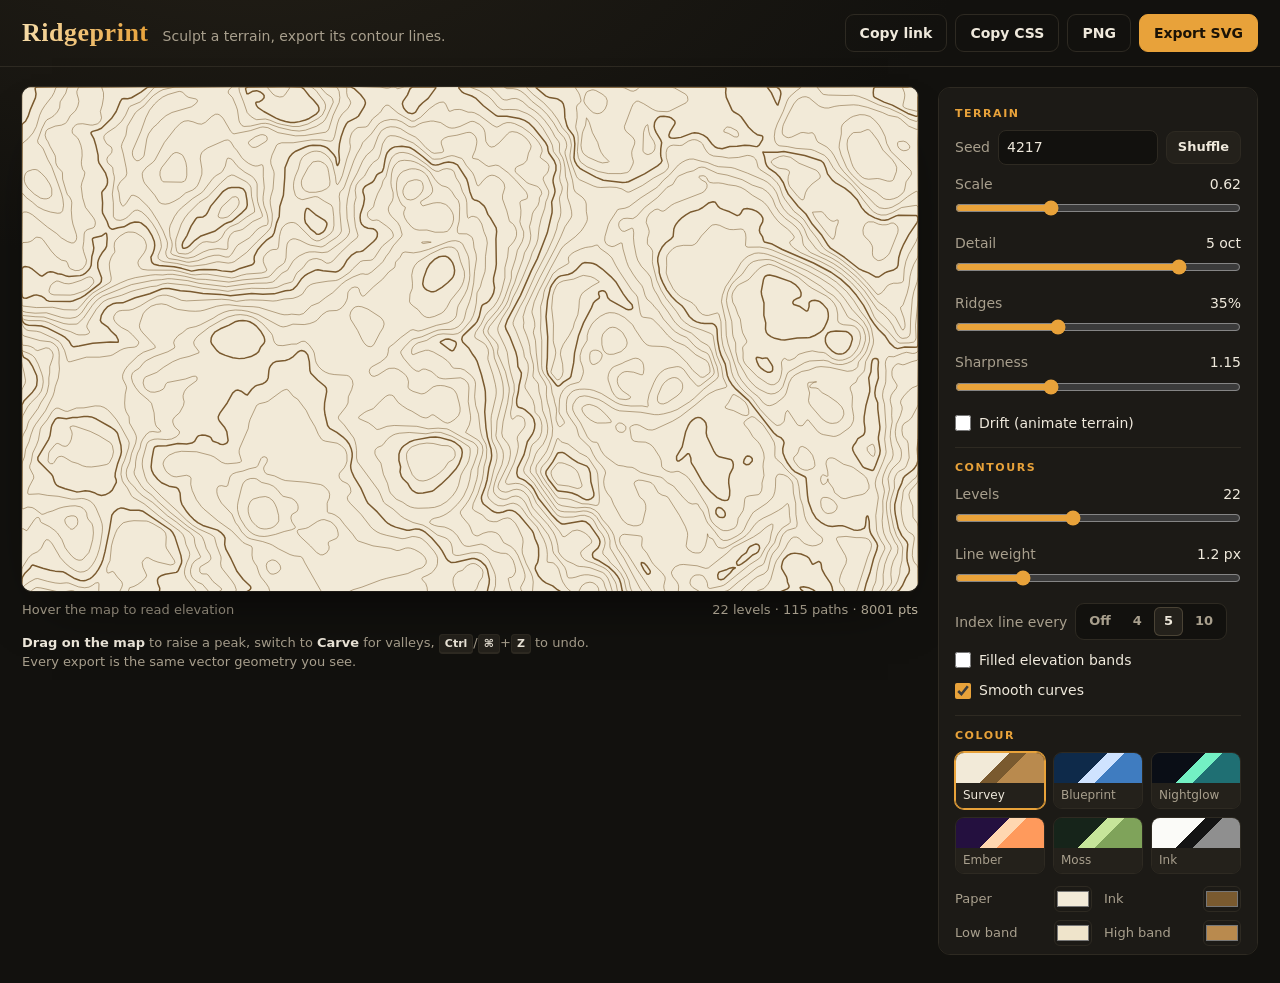
<file: apps/2026-11-21/index.html>
<!doctype html>
<html lang="en">
<head>
  <meta charset="utf-8">
  <meta name="viewport" content="width=device-width, initial-scale=1">
  <title>Ridgeprint: sculpt topographic contour art</title>
  <meta name="description" content="Sculpt a terrain with your cursor and export its contour lines as clean, layered SVG, PNG or a CSS background. Marching squares in plain JavaScript.">
  <link rel="stylesheet" href="style.css">
  <script src="script.js" defer></script>
</head>
<body>
  <header class="top">
    <div class="brand">
      <h1>Ridgeprint</h1>
      <p>Sculpt a terrain, export its contour lines.</p>
    </div>
    <div class="actions">
      <button type="button" id="copyLink" class="btn ghost">Copy link</button>
      <button type="button" id="copyCss" class="btn ghost">Copy CSS</button>
      <button type="button" id="exportPng" class="btn ghost">PNG</button>
      <button type="button" id="exportSvg" class="btn primary">Export SVG</button>
    </div>
  </header>

  <main class="layout">
    <section class="stage" aria-label="Contour map">
      <div class="frame" id="frame">
        <canvas id="map" tabindex="0" aria-label="Topographic contour map. Use R, C or L to pick Raise, Carve or Look. Arrow keys move the brush, Enter applies it."></canvas>
        <div class="ring" id="ring" aria-hidden="true"></div>
      </div>
      <div class="readout">
        <span id="elev" aria-live="off">Hover the map to read elevation</span>
        <span id="stats" class="stats"></span>
      </div>
      <p class="hint"><strong>Drag on the map</strong> to raise a peak, switch to <strong>Carve</strong> for valleys, <kbd>Ctrl</kbd>/<kbd>⌘</kbd>+<kbd>Z</kbd> to undo. Every export is the same vector geometry you see.</p>
    </section>

    <aside class="panel" aria-label="Controls">
      <fieldset>
        <legend>Terrain</legend>
        <div class="row seedrow">
          <label for="seed">Seed</label>
          <input type="number" id="seed" min="0" max="999999" step="1" inputmode="numeric">
          <button type="button" id="shuffle" class="btn small">Shuffle</button>
        </div>
        <div class="slider"><label for="scale">Scale <output id="scaleOut"></output></label><input type="range" id="scale" min="0.15" max="1.6" step="0.01"></div>
        <div class="slider"><label for="detail">Detail <output id="detailOut"></output></label><input type="range" id="detail" min="1" max="6" step="1"></div>
        <div class="slider"><label for="ridge">Ridges <output id="ridgeOut"></output></label><input type="range" id="ridge" min="0" max="1" step="0.01"></div>
        <div class="slider"><label for="sharp">Sharpness <output id="sharpOut"></output></label><input type="range" id="sharp" min="0.5" max="2.5" step="0.01"></div>
        <label class="check"><input type="checkbox" id="drift"> Drift (animate terrain)</label>
      </fieldset>

      <fieldset>
        <legend>Contours</legend>
        <div class="slider"><label for="levels">Levels <output id="levelsOut"></output></label><input type="range" id="levels" min="4" max="48" step="1"></div>
        <div class="slider"><label for="weight">Line weight <output id="weightOut"></output></label><input type="range" id="weight" min="0.4" max="4" step="0.1"></div>
        <div class="row">
          <span class="lab" id="indexLab">Index line every</span>
          <div class="seg" role="radiogroup" aria-labelledby="indexLab" id="indexSeg"></div>
        </div>
        <label class="check"><input type="checkbox" id="fill"> Filled elevation bands</label>
        <label class="check"><input type="checkbox" id="smooth"> Smooth curves</label>
      </fieldset>

      <fieldset>
        <legend>Colour</legend>
        <div class="swatches" id="swatches" role="radiogroup" aria-label="Palette"></div>
        <div class="pickers">
          <label>Paper <input type="color" id="cPaper"></label>
          <label>Ink <input type="color" id="cInk"></label>
          <label>Low band <input type="color" id="cLow"></label>
          <label>High band <input type="color" id="cHigh"></label>
        </div>
      </fieldset>

      <fieldset>
        <legend>Sculpt</legend>
        <div class="seg wide" role="radiogroup" aria-label="Brush tool" id="toolSeg"></div>
        <div class="slider"><label for="size">Brush size <output id="sizeOut"></output></label><input type="range" id="size" min="0.03" max="0.3" step="0.005"></div>
        <div class="slider"><label for="strength">Strength <output id="strengthOut"></output></label><input type="range" id="strength" min="0.05" max="1" step="0.01"></div>
        <div class="row buttons">
          <button type="button" id="undo" class="btn small">Undo</button>
          <button type="button" id="flatten" class="btn small">Flatten</button>
          <button type="button" id="reset" class="btn small">Reset design</button>
        </div>
      </fieldset>

      <fieldset>
        <legend>Frame</legend>
        <div class="seg wide" role="radiogroup" aria-label="Aspect ratio" id="aspectSeg"></div>
      </fieldset>
    </aside>
  </main>

  <div class="toast" id="toast" role="status" aria-live="polite"></div>
</body>
</html>
</file>
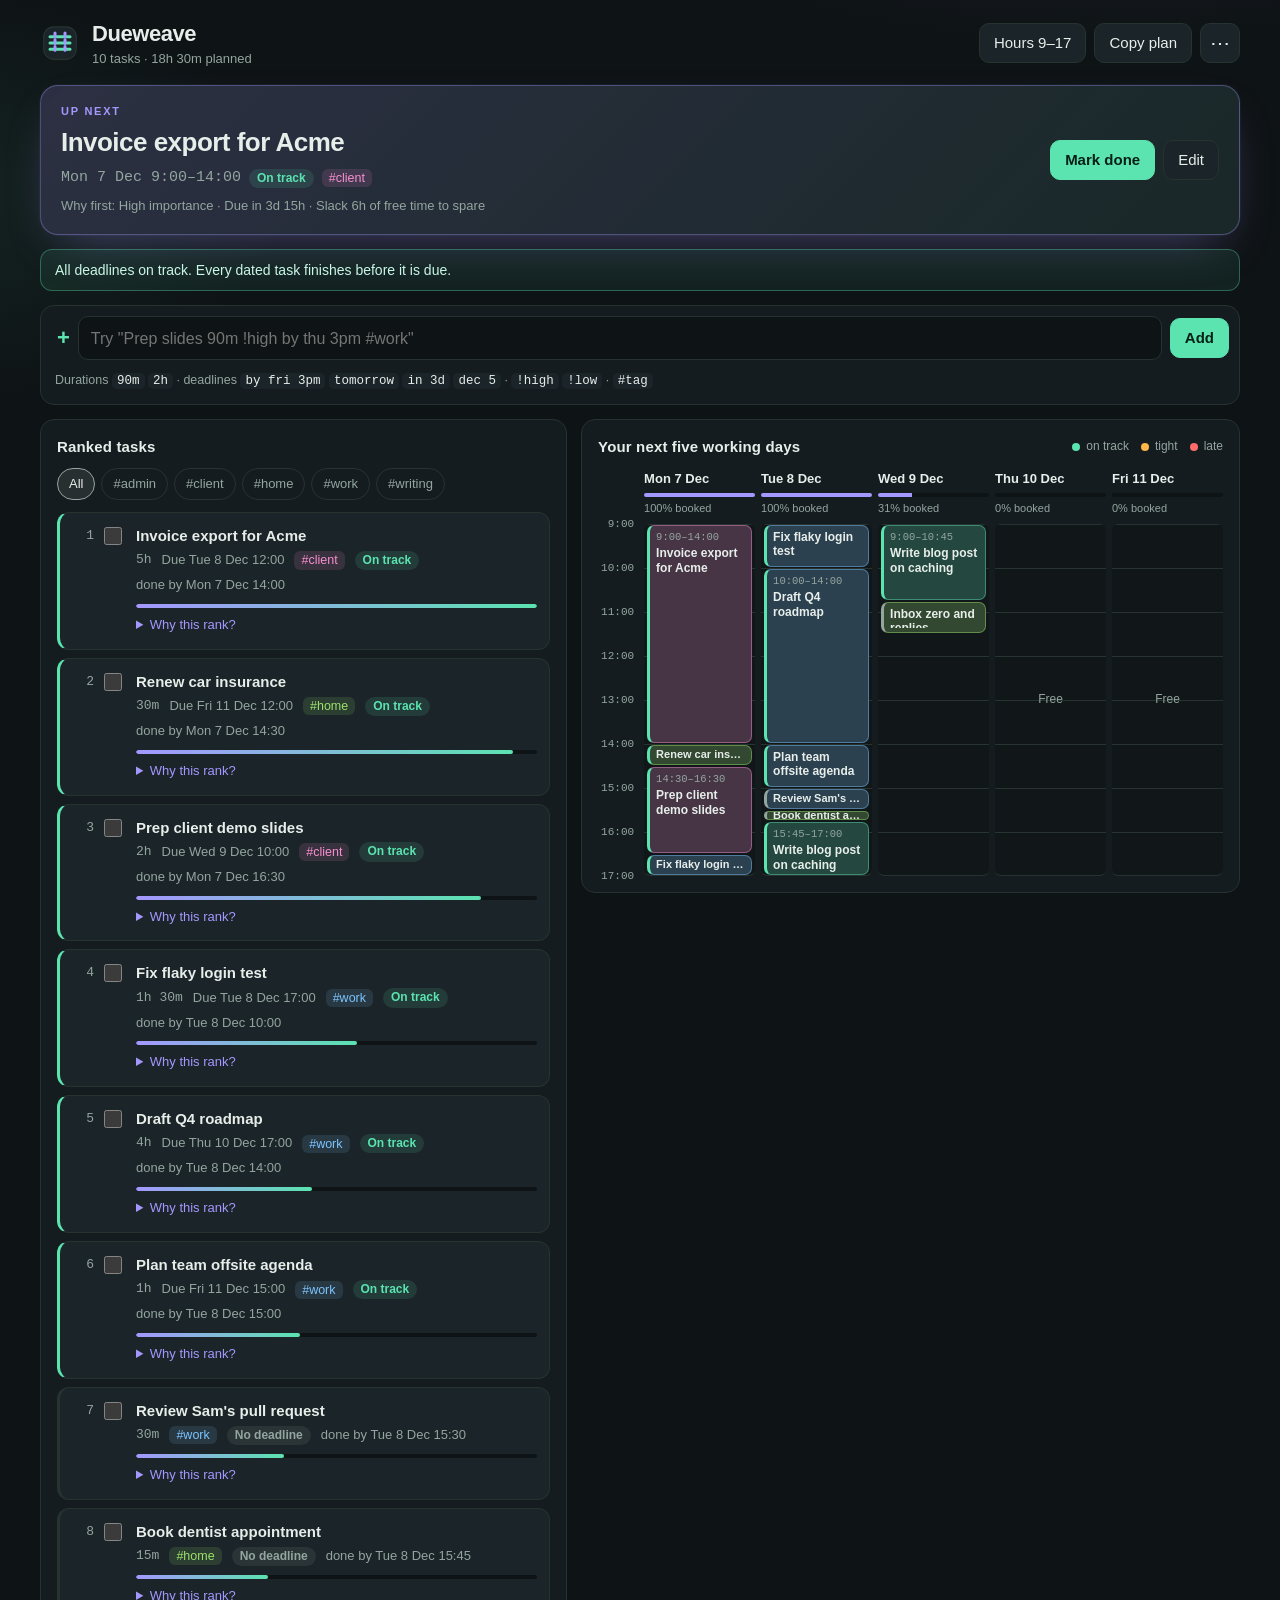
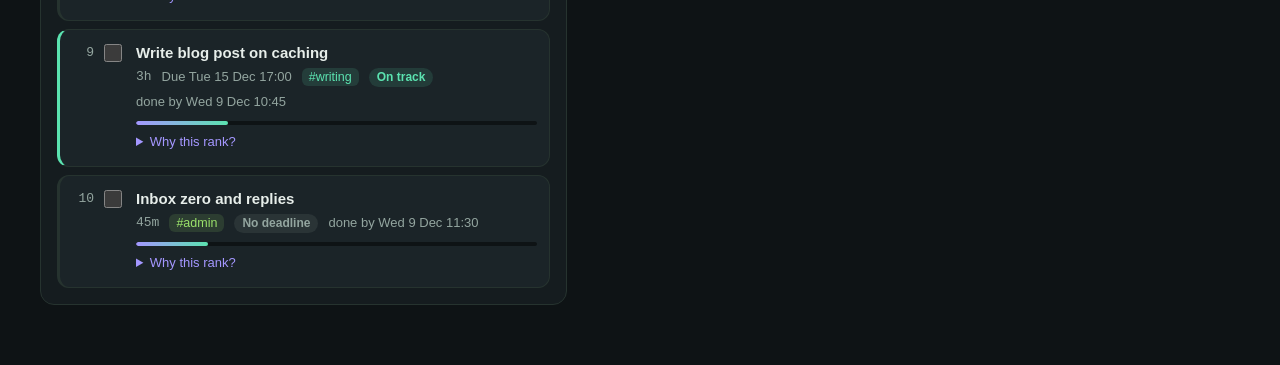
<file: apps/2026-11-22/index.html>
<!doctype html>
<html lang="en">
<head>
  <meta charset="utf-8">
  <meta name="viewport" content="width=device-width, initial-scale=1">
  <title>Dueweave: a to-do list that plans your hours</title>
  <meta name="description" content="Dueweave ranks your tasks by importance and deadline slack, lays them onto your working hours and warns you before a deadline slips.">
  <link rel="stylesheet" href="style.css">
  <script src="script.js" defer></script>
</head>
<body>
  <header class="topbar">
    <div class="brand">
      <svg class="mark" viewBox="0 0 32 32" aria-hidden="true">
        <rect x="3" y="3" width="26" height="26" rx="8" fill="#1B2428" stroke="#26332F"/>
        <path d="M8 11h16M8 16h16M8 21h16" stroke="#5BE3B0" stroke-width="2.4" stroke-linecap="round"/>
        <path d="M12 8v16M20 8v16" stroke="#A497FF" stroke-width="2.4" stroke-linecap="round" stroke-dasharray="3 2.4"/>
      </svg>
      <div>
        <h1>Dueweave</h1>
        <p class="stats" id="stats" aria-live="polite"></p>
      </div>
    </div>
    <div class="actions">
      <details class="pop" id="hoursPop">
        <summary class="btn" id="hoursBtn">Hours</summary>
        <div class="pop-body">
          <label>Day starts
            <select id="dayStart"></select>
          </label>
          <label>Day ends
            <select id="dayEnd"></select>
          </label>
          <label class="check"><input type="checkbox" id="weekends"> Work weekends</label>
        </div>
      </details>
      <button class="btn" id="copyBtn" type="button">Copy plan</button>
      <details class="pop" id="morePop">
        <summary class="btn icon" aria-label="More options">⋯</summary>
        <div class="pop-body menu">
          <button type="button" id="sampleBtn">Load sample tasks</button>
          <button type="button" id="clearBtn" class="danger">Clear all tasks</button>
        </div>
      </details>
    </div>
  </header>

  <main class="wrap">
    <section class="upnext" id="upnext" aria-label="Up next"></section>

    <div class="banner" id="banner" role="status"></div>

    <form class="quick" id="quickForm" autocomplete="off">
      <label for="quickInput" class="sr-only">Add a task</label>
      <div class="quick-row">
        <span class="plus" aria-hidden="true">+</span>
        <input id="quickInput" type="text" maxlength="200" placeholder='Try "Prep slides 90m !high by thu 3pm #work"' aria-describedby="chips">
        <button class="btn primary" type="submit">Add</button>
      </div>
      <div class="chips" id="chips" aria-live="polite"></div>
    </form>

    <div class="grid">
      <section class="panel list-panel" aria-labelledby="listTitle">
        <div class="panel-head">
          <h2 id="listTitle">Ranked tasks</h2>
          <div class="filters" id="filters" role="group" aria-label="Filter by tag"></div>
        </div>
        <ol class="tasks" id="tasks"></ol>
        <details class="done-box" id="doneBox">
          <summary id="doneSummary">Done</summary>
          <ul class="done-list" id="doneList"></ul>
        </details>
      </section>

      <section class="panel plan-panel" aria-labelledby="planTitle">
        <div class="panel-head">
          <h2 id="planTitle">Your next five working days</h2>
          <span class="legend"><i class="dot ok"></i>on track <i class="dot tight"></i>tight <i class="dot late"></i>late</span>
        </div>
        <div class="timeline" id="timeline"></div>
      </section>
    </div>
  </main>

  <dialog id="editDialog" aria-labelledby="editTitle">
    <form method="dialog" id="editForm">
      <h2 id="editTitle">Edit task</h2>
      <label>Title <input id="fTitle" type="text" maxlength="120" required></label>
      <div class="two">
        <label>Minutes <input id="fMinutes" type="number" min="5" max="1440" step="5" required></label>
        <label>Importance
          <select id="fImportance">
            <option value="1">Low</option>
            <option value="2">Normal</option>
            <option value="3">High</option>
          </select>
        </label>
      </div>
      <label>Deadline <input id="fDue" type="datetime-local"></label>
      <label>Tag <input id="fTag" type="text" maxlength="24" placeholder="work"></label>
      <div class="dialog-actions">
        <button type="button" class="btn danger" id="deleteBtn">Delete</button>
        <span class="spacer"></span>
        <button type="button" class="btn" id="cancelBtn">Cancel</button>
        <button type="submit" class="btn primary" id="saveBtn">Save</button>
      </div>
    </form>
  </dialog>

  <div class="toast" id="toast" role="status" aria-live="polite"></div>
</body>
</html>
</file>
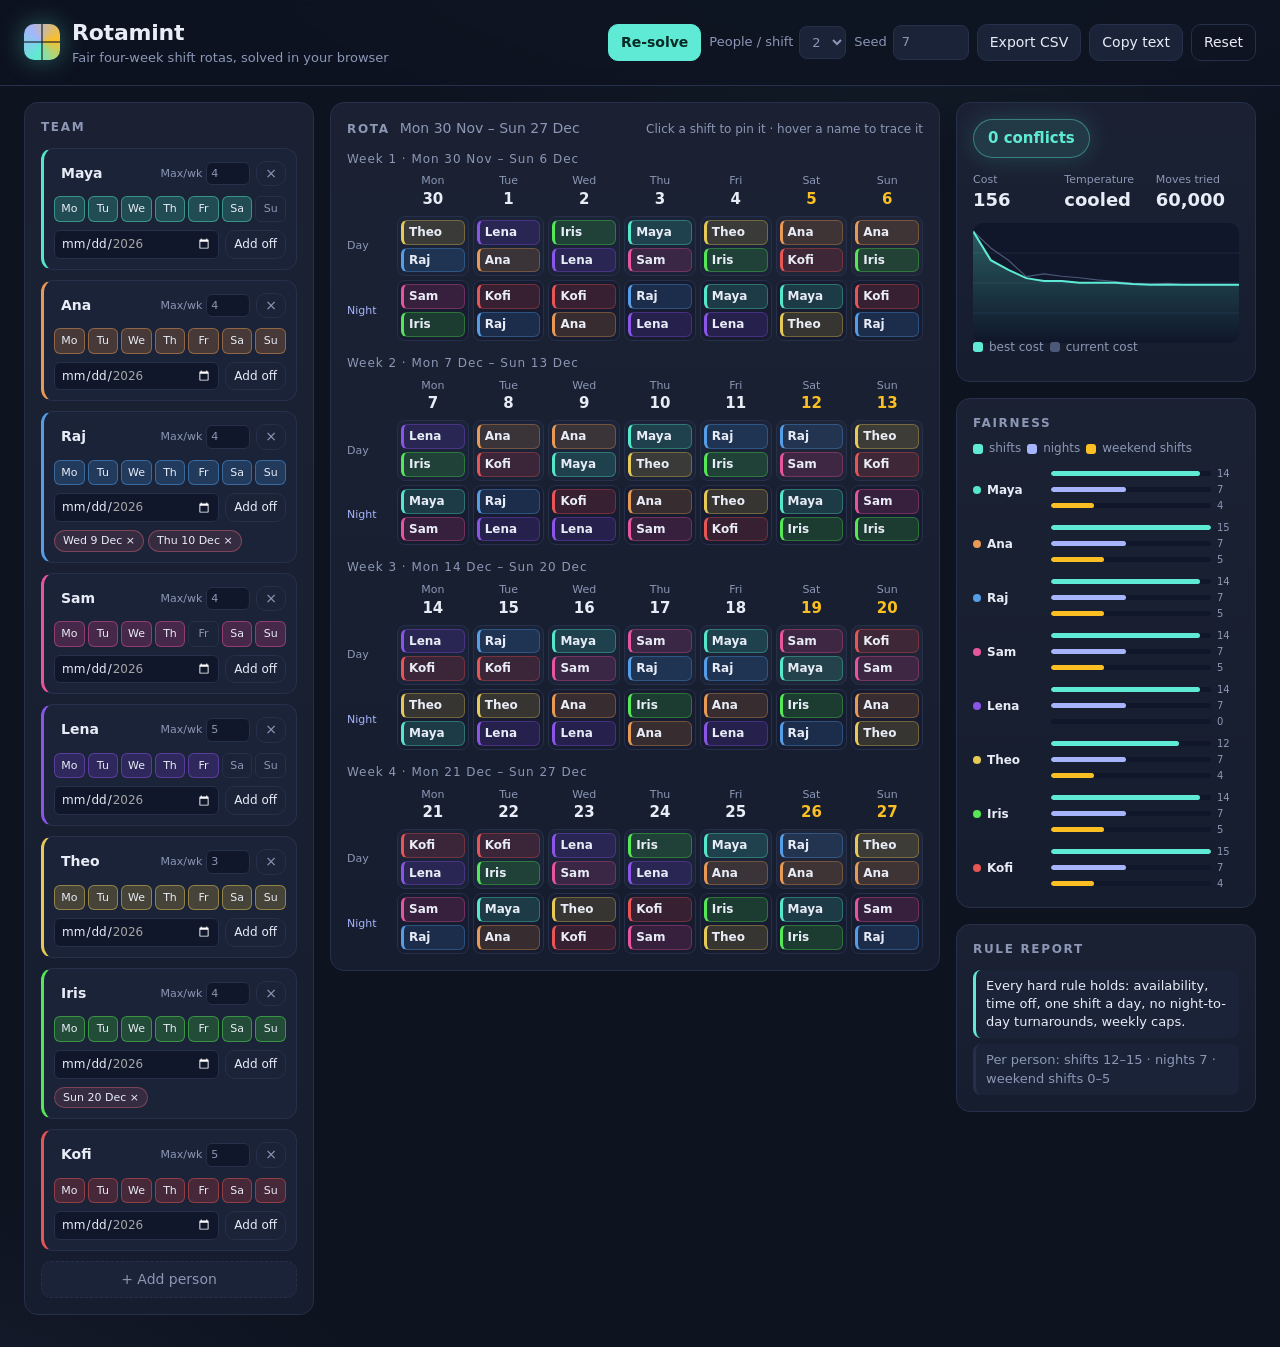
<file: apps/2026-11-23/index.html>
<!doctype html>
<html lang="en">
<head>
  <meta charset="utf-8">
  <meta name="viewport" content="width=device-width, initial-scale=1">
  <title>Rotamint: fair shift rotas by simulated annealing</title>
  <meta name="description" content="Enter your team's availability, time off and weekly limits; a from-scratch simulated annealing solver builds a fair four-week shift rota in your browser.">
  <link rel="stylesheet" href="style.css">
  <script src="script.js" defer></script>
</head>
<body>
  <header class="top">
    <div class="brand">
      <span class="logo" aria-hidden="true"></span>
      <div>
        <h1>Rotamint</h1>
        <p>Fair four-week shift rotas, solved in your browser</p>
      </div>
    </div>
    <div class="tools">
      <button id="solve" class="primary" type="button">Re-solve</button>
      <label class="field">People / shift
        <select id="perShift">
          <option value="1">1</option>
          <option value="2">2</option>
          <option value="3">3</option>
        </select>
      </label>
      <label class="field">Seed <input id="seed" type="number" min="1" max="99999" inputmode="numeric"></label>
      <button id="csv" type="button">Export CSV</button>
      <button id="copy" type="button">Copy text</button>
      <button id="reset" class="ghost" type="button">Reset</button>
    </div>
  </header>

  <main class="layout">
    <section class="panel rota-wrap" aria-labelledby="rotaH">
      <div class="rota-head">
        <h2 id="rotaH">Rota</h2>
        <span id="range" class="muted"></span>
        <span class="hint">Click a shift to pin it · hover a name to trace it</span>
      </div>
      <div id="rota" class="rota"></div>
    </section>

    <aside class="side">
      <section class="panel score" aria-labelledby="scoreH">
        <h2 id="scoreH" class="sr-only">Solver</h2>
        <div id="badge" class="badge">Solving…</div>
        <dl class="nums">
          <div><dt>Cost</dt><dd id="cost">0</dd></div>
          <div><dt>Temperature</dt><dd id="temp">–</dd></div>
          <div><dt>Moves tried</dt><dd id="iters">0</dd></div>
        </dl>
        <canvas id="curve" role="img" aria-label="Cost curve of the last solve"></canvas>
        <p class="caption"><span class="key best"></span>best cost <span class="key cur"></span>current cost</p>
      </section>

      <section class="panel" aria-labelledby="fairH">
        <h2 id="fairH">Fairness</h2>
        <p class="caption"><span class="key k-shift"></span>shifts <span class="key k-night"></span>nights <span class="key k-wknd"></span>weekend shifts</p>
        <div id="fair" class="fair"></div>
      </section>

      <section class="panel" aria-labelledby="reportH">
        <h2 id="reportH">Rule report</h2>
        <ul id="report" class="report"></ul>
      </section>
    </aside>

    <section class="panel team" aria-labelledby="teamH">
      <h2 id="teamH">Team</h2>
      <div id="people" class="people"></div>
      <button id="add" class="add" type="button">+ Add person</button>
    </section>
  </main>

  <div id="toast" class="toast" role="status" aria-live="polite"></div>
</body>
</html>
</file>
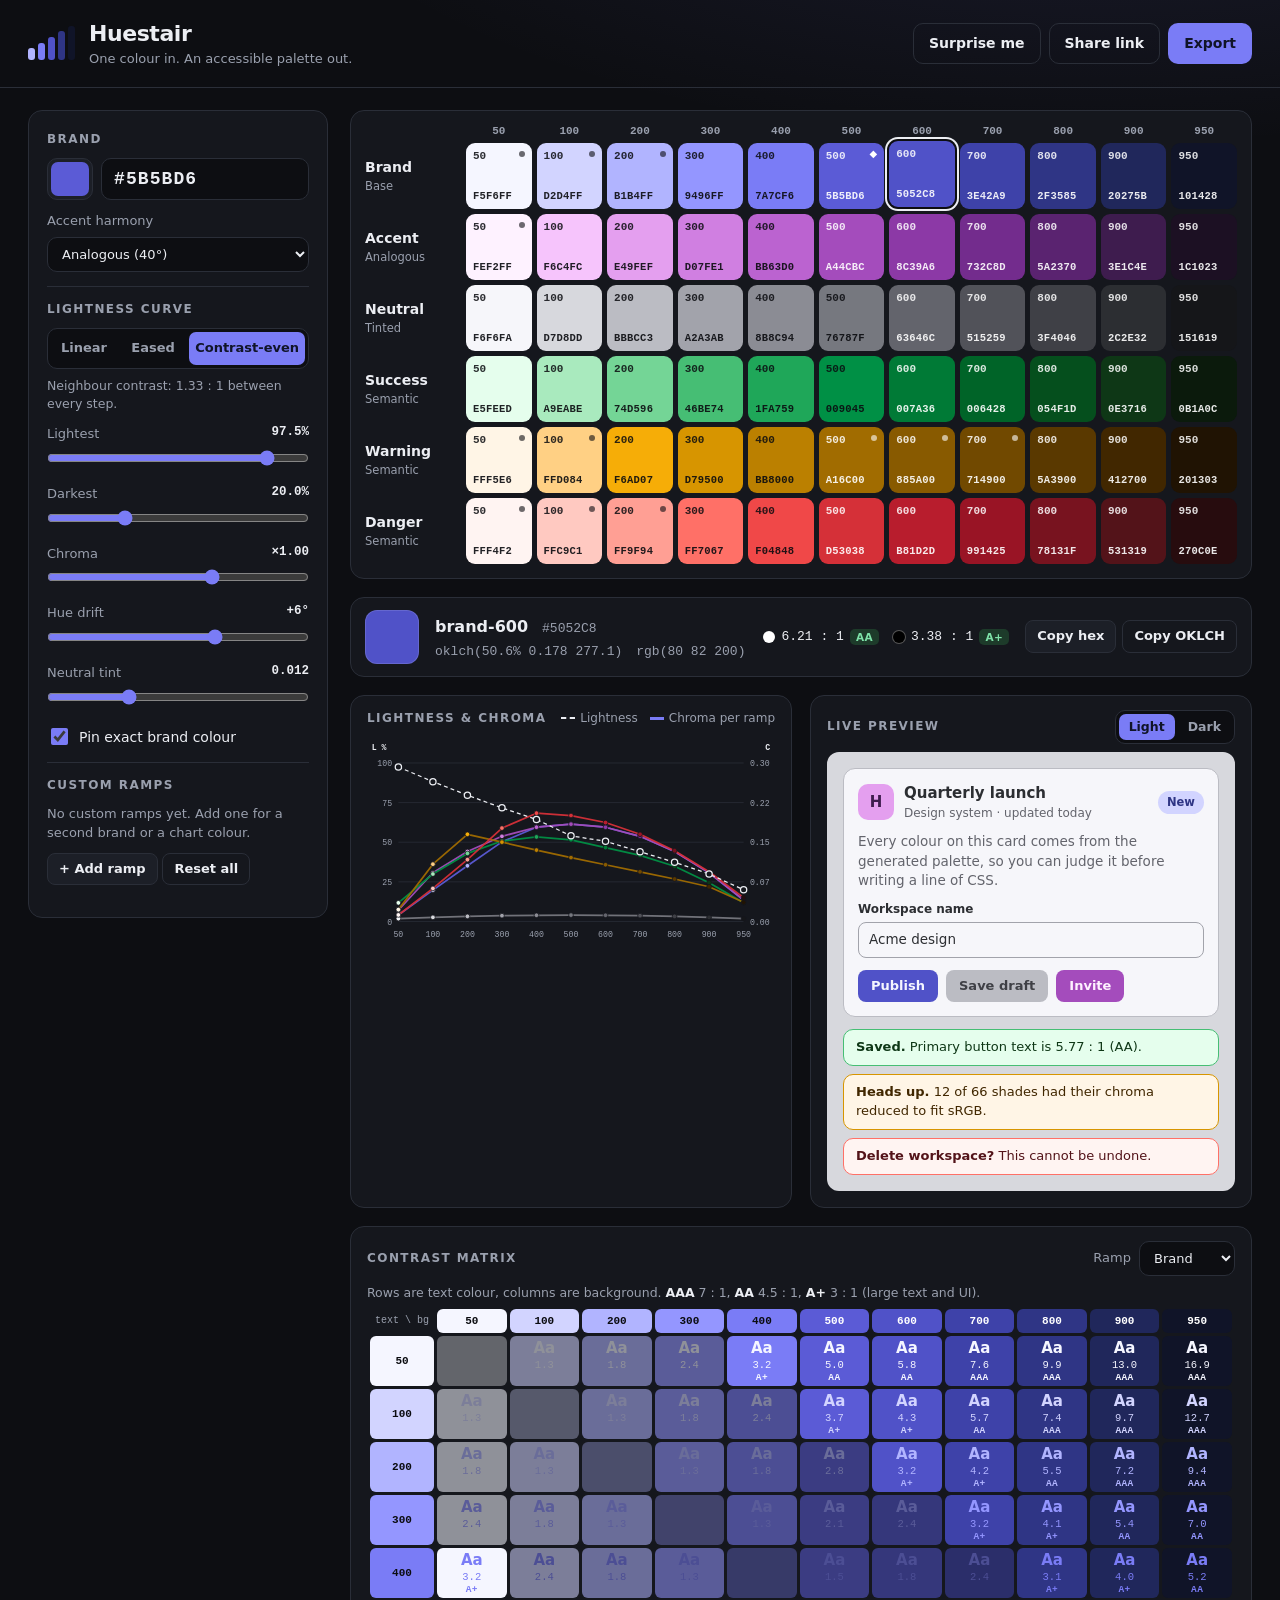
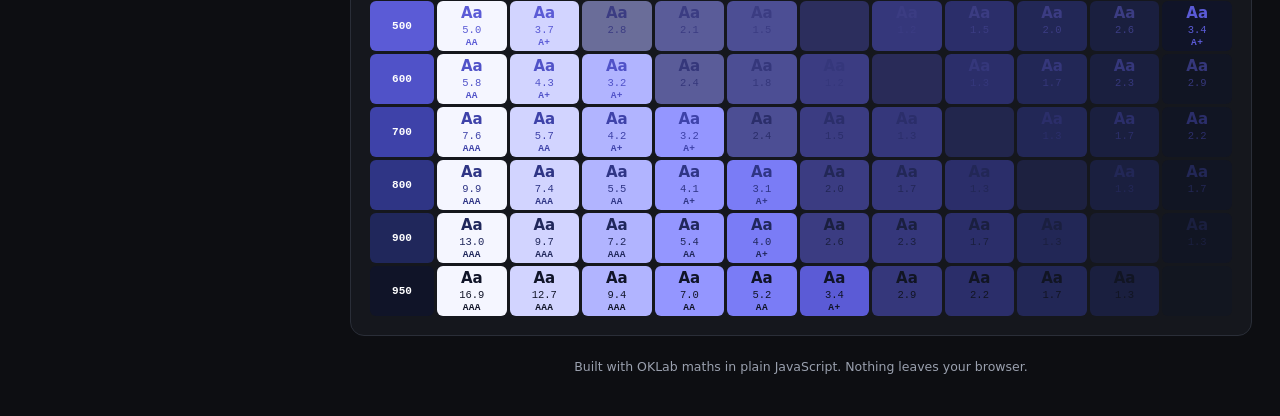
<file: apps/2026-11-24/index.html>
<!doctype html>
<html lang="en">
<head>
  <meta charset="utf-8">
  <meta name="viewport" content="width=device-width, initial-scale=1">
  <title>Huestair: one colour to an accessible OKLCH palette</title>
  <meta name="description" content="Turn one brand colour into a full OKLCH palette with contrast-even steps, a tinted neutral, semantic ramps, a contrast matrix, a light and dark preview and CSS, Tailwind, token and SVG export.">
  <link rel="stylesheet" href="style.css">
  <script src="script.js" defer></script>
</head>
<body>
  <header class="top">
    <div class="brandmark">
      <span class="logo" aria-hidden="true"><i></i><i></i><i></i><i></i><i></i></span>
      <div>
        <h1>Huestair</h1>
        <p>One colour in. An accessible palette out.</p>
      </div>
    </div>
    <div class="actions">
      <button type="button" class="btn ghost" id="surprise">Surprise me</button>
      <button type="button" class="btn ghost" id="share">Share link</button>
      <button type="button" class="btn primary" id="openExport">Export</button>
    </div>
  </header>

  <main class="layout">
    <aside class="panel" aria-label="Palette controls">
      <section class="group">
        <h2>Brand</h2>
        <div class="hexrow">
          <input type="color" id="brandPicker" aria-label="Pick brand colour">
          <label class="sr" for="brandHex">Brand hex</label>
          <input type="text" id="brandHex" spellcheck="false" autocomplete="off" maxlength="7" aria-describedby="hexMsg">
        </div>
        <p class="msg" id="hexMsg" role="status"></p>
        <label class="field" for="harmony">Accent harmony
          <select id="harmony">
            <option value="complement">Complement (180°)</option>
            <option value="split">Split (150°)</option>
            <option value="triadic">Triadic (120°)</option>
            <option value="analogous">Analogous (40°)</option>
          </select>
        </label>
      </section>

      <section class="group">
        <h2 id="curveLab">Lightness curve</h2>
        <div class="seg" role="radiogroup" aria-labelledby="curveLab" id="curveSeg">
          <button type="button" role="radio" data-v="linear">Linear</button>
          <button type="button" role="radio" data-v="eased">Eased</button>
          <button type="button" role="radio" data-v="even">Contrast-even</button>
        </div>
        <p class="note" id="neighbour"></p>
        <div class="slider"><label for="lightest">Lightest <output id="lightestOut"></output></label><input type="range" id="lightest" min="0.85" max="0.995" step="0.005"></div>
        <div class="slider"><label for="darkest">Darkest <output id="darkestOut"></output></label><input type="range" id="darkest" min="0.1" max="0.45" step="0.005"></div>
        <div class="slider"><label for="chroma">Chroma <output id="chromaOut"></output></label><input type="range" id="chroma" min="0.3" max="1.4" step="0.01"></div>
        <div class="slider"><label for="drift">Hue drift <output id="driftOut"></output></label><input type="range" id="drift" min="-20" max="20" step="1"></div>
        <div class="slider"><label for="tint">Neutral tint <output id="tintOut"></output></label><input type="range" id="tint" min="0" max="0.04" step="0.001"></div>
        <label class="check"><input type="checkbox" id="pin"> Pin exact brand colour</label>
      </section>

      <section class="group">
        <h2>Custom ramps</h2>
        <ul class="extras" id="extras"></ul>
        <button type="button" class="btn small" id="addRamp">+ Add ramp</button>
        <button type="button" class="btn small ghost" id="reset">Reset all</button>
      </section>
    </aside>

    <div class="content">
      <section class="ramps-wrap" aria-label="Colour ramps">
        <div class="steps-head" aria-hidden="true" id="stepsHead"></div>
        <div class="ramps" id="ramps" role="grid" aria-label="Palette swatches. Use arrow keys to move, Enter to copy."></div>
      </section>

      <section class="inspector" id="inspector" aria-live="polite"></section>

      <div class="duo">
        <section class="card">
          <div class="card-head">
            <h2>Lightness &amp; chroma</h2>
            <span class="legend" id="chartLegend"></span>
          </div>
          <svg id="chart" viewBox="0 0 520 260" role="img" aria-label="Lightness and chroma per step for each ramp"></svg>
        </section>

        <section class="card">
          <div class="card-head">
            <h2 id="previewLab">Live preview</h2>
            <div class="seg small" role="radiogroup" aria-labelledby="previewLab" id="themeSeg">
              <button type="button" role="radio" data-v="light">Light</button>
              <button type="button" role="radio" data-v="dark">Dark</button>
            </div>
          </div>
          <div class="preview" id="preview">
            <div class="pv-card">
              <div class="pv-top">
                <span class="pv-avatar" aria-hidden="true">H</span>
                <div>
                  <strong>Quarterly launch</strong>
                  <small>Design system · updated today</small>
                </div>
                <span class="pv-badge">New</span>
              </div>
              <p class="pv-body">Every colour on this card comes from the generated palette, so you can judge it before writing a line of CSS.</p>
              <label class="pv-label" for="pvInput">Workspace name</label>
              <input class="pv-input" id="pvInput" type="text" value="Acme design" tabindex="-1">
              <div class="pv-buttons">
                <span class="pv-btn primary">Publish</span>
                <span class="pv-btn secondary">Save draft</span>
                <span class="pv-btn accent">Invite</span>
              </div>
            </div>
            <div class="pv-alerts">
              <div class="pv-alert success"><b>Saved.</b> <span id="pvSuccess"></span></div>
              <div class="pv-alert warning"><b>Heads up.</b> <span id="pvWarning"></span></div>
              <div class="pv-alert danger"><b>Delete workspace?</b> This cannot be undone.</div>
            </div>
          </div>
        </section>
      </div>

      <section class="card">
        <div class="card-head">
          <h2>Contrast matrix</h2>
          <label class="inline" for="matrixRamp">Ramp <select id="matrixRamp"></select></label>
        </div>
        <p class="note">Rows are text colour, columns are background. <b>AAA</b> 7 : 1, <b>AA</b> 4.5 : 1, <b>A+</b> 3 : 1 (large text and UI).</p>
        <div class="matrix-scroll">
          <table class="matrix" id="matrix"></table>
        </div>
      </section>

      <footer class="foot">Built with OKLab maths in plain JavaScript. Nothing leaves your browser.</footer>
    </div>
  </main>

  <dialog id="exportDlg" aria-labelledby="exportTitle">
    <div class="dlg-head">
      <h2 id="exportTitle">Export palette</h2>
      <button type="button" class="btn ghost small" id="closeExport" aria-label="Close export">✕</button>
    </div>
    <div class="tabs" role="tablist" id="exportTabs">
      <button type="button" role="tab" data-v="css">CSS</button>
      <button type="button" role="tab" data-v="tailwind">Tailwind</button>
      <button type="button" role="tab" data-v="tokens">Tokens JSON</button>
      <button type="button" role="tab" data-v="svg">SVG sheet</button>
    </div>
    <div class="dlg-opts">
      <span id="fmtLab">Values</span>
      <div class="seg small" role="radiogroup" aria-labelledby="fmtLab" id="fmtSeg">
        <button type="button" role="radio" data-v="hex">Hex</button>
        <button type="button" role="radio" data-v="oklch">OKLCH</button>
      </div>
    </div>
    <label class="sr" for="exportCode">Export code</label>
    <textarea id="exportCode" readonly spellcheck="false"></textarea>
    <div class="dlg-actions">
      <button type="button" class="btn ghost" id="downloadExport">Download</button>
      <button type="button" class="btn primary" id="copyExport">Copy</button>
    </div>
  </dialog>

  <div class="toast" id="toast" role="status" aria-live="polite"></div>
</body>
</html>
</file>
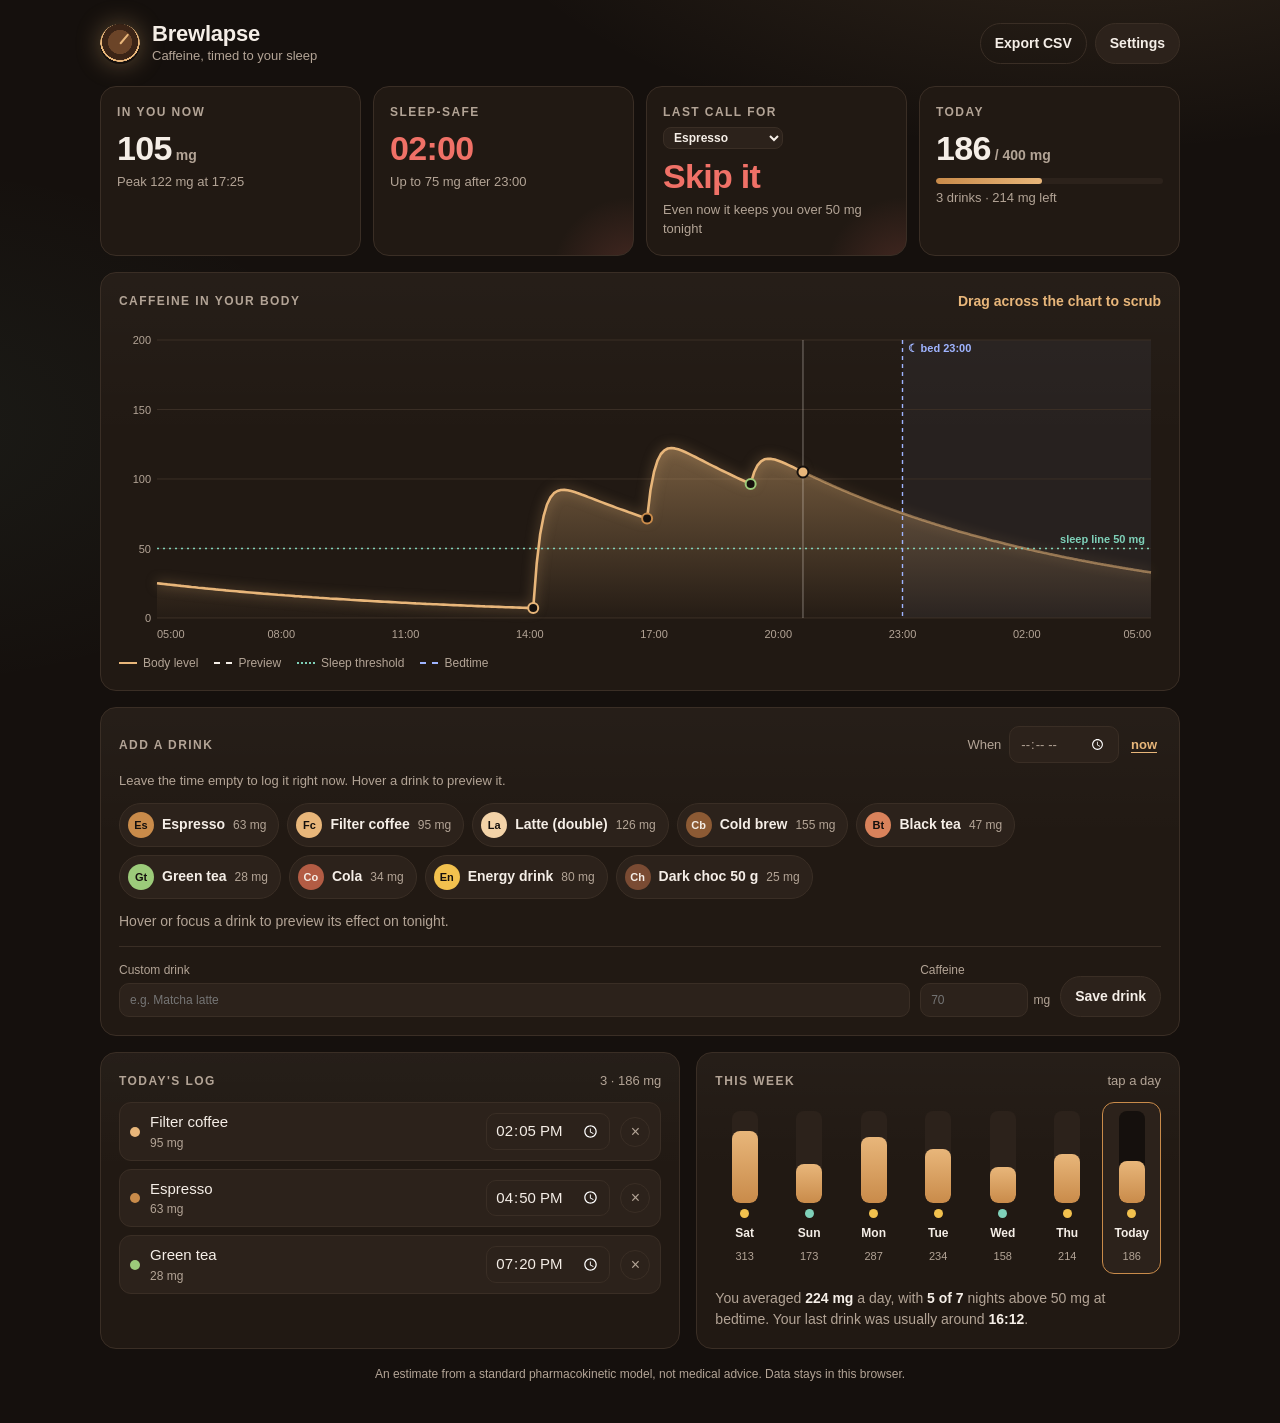
<file: apps/2026-11-27/index.html>
<!doctype html>
<html lang="en">
<head>
  <meta charset="utf-8">
  <meta name="viewport" content="width=device-width, initial-scale=1">
  <title>Brewlapse: a caffeine tracker that knows your last safe coffee</title>
  <meta name="description" content="Log coffee, tea and energy drinks in one tap. Brewlapse models the caffeine in your body across the day and tells you when you are sleep-safe and the latest time you can have one more.">
  <meta name="theme-color" content="#15100D">
  <link rel="stylesheet" href="style.css">
  <script src="script.js" defer></script>
</head>
<body>
  <header class="top">
    <div class="brand">
      <span class="logo" aria-hidden="true"><i></i></span>
      <div>
        <h1>Brewlapse</h1>
        <p>Caffeine, timed to your sleep</p>
      </div>
    </div>
    <div class="actions">
      <button type="button" class="btn ghost" id="exportBtn">Export<span class="wide"> CSV</span></button>
      <button type="button" class="btn" id="settingsBtn" aria-expanded="false" aria-controls="settings">Settings</button>
    </div>
  </header>

  <main class="wrap">
    <p class="viewing" id="viewing" hidden>
      <span id="viewingText"></span>
      <button type="button" class="link" id="backToday">Back to today</button>
    </p>

    <section class="stats" aria-label="Summary">
      <article class="stat">
        <h2 id="nowLabel">In you now</h2>
        <p class="big"><span id="nowMg">0</span><small>mg</small></p>
        <p class="sub" id="nowSub">&nbsp;</p>
      </article>
      <article class="stat">
        <h2>Sleep-safe</h2>
        <p class="big" id="safeTime">now</p>
        <p class="sub" id="safeSub">&nbsp;</p>
      </article>
      <article class="stat" id="lastCallCard">
        <h2><label for="lastCallPick">Last call for</label>
          <select id="lastCallPick"></select>
        </h2>
        <p class="big" id="lastCall">--</p>
        <p class="sub" id="lastCallSub">&nbsp;</p>
      </article>
      <article class="stat">
        <h2 id="totalLabel">Today</h2>
        <p class="big"><span id="totalMg">0</span><small>/ <span id="limitMg">400</span> mg</small></p>
        <div class="meter" aria-hidden="true"><span id="meterFill"></span></div>
        <p class="sub" id="totalSub">&nbsp;</p>
      </article>
    </section>

    <section class="card chartcard" aria-labelledby="chartTitle">
      <div class="cardhead">
        <h2 id="chartTitle">Caffeine in your body</h2>
        <p class="readout" id="readout" aria-live="polite">Drag across the chart to scrub</p>
      </div>
      <div class="chart" id="chart" tabindex="0" role="img" aria-label="Caffeine level over the day. Use left and right arrow keys to move the cursor."></div>
      <ul class="legend" aria-hidden="true">
        <li><i class="lg-curve"></i>Body level</li>
        <li><i class="lg-ghost"></i>Preview</li>
        <li><i class="lg-safe"></i>Sleep threshold</li>
        <li><i class="lg-bed"></i>Bedtime</li>
      </ul>
    </section>

    <section class="card" aria-labelledby="addTitle">
      <div class="cardhead">
        <h2 id="addTitle">Add a drink</h2>
        <label class="when">When
          <input type="time" id="whenInput" aria-describedby="whenHint">
          <button type="button" class="link" id="whenNow">now</button>
        </label>
      </div>
      <p class="hint" id="whenHint">Leave the time empty to log it right now. Hover a drink to preview it.</p>
      <div class="chips" id="chips"></div>
      <p class="preview" id="preview" aria-live="polite">&nbsp;</p>
      <form class="custom" id="customForm" novalidate>
        <label>Custom drink <input type="text" id="customName" maxlength="24" placeholder="e.g. Matcha latte" autocomplete="off"></label>
        <label>Caffeine <span class="unit"><input type="number" id="customMg" min="1" max="1000" step="1" placeholder="70" inputmode="numeric"><span>mg</span></span></label>
        <button type="submit" class="btn">Save drink</button>
        <p class="err" id="customErr" role="alert"></p>
      </form>
    </section>

    <div class="split">
      <section class="card" aria-labelledby="logTitle">
        <div class="cardhead">
          <h2 id="logTitle">Today's log</h2>
          <span class="count" id="logCount"></span>
        </div>
        <ol class="log" id="log"></ol>
        <p class="empty" id="logEmpty" hidden>No caffeine logged. Pick a drink above.</p>
      </section>

      <section class="card" aria-labelledby="weekTitle">
        <div class="cardhead">
          <h2 id="weekTitle">This week</h2>
          <span class="count">tap a day</span>
        </div>
        <div class="week" id="week"></div>
        <p class="insight" id="insight"></p>
      </section>
    </div>

    <p class="foot">An estimate from a standard pharmacokinetic model, not medical advice. Data stays in this browser.</p>
  </main>

  <div class="scrim" id="scrim" hidden></div>
  <aside class="drawer" id="settings" aria-labelledby="settingsTitle" hidden>
    <div class="cardhead">
      <h2 id="settingsTitle">Settings</h2>
      <button type="button" class="btn ghost" id="closeSettings">Done</button>
    </div>
    <label class="field">Bedtime <input type="time" id="setBed"></label>
    <label class="field">Caffeine half-life <output id="hlOut">5.0 h</output>
      <input type="range" id="setHl" min="2" max="10" step="0.5">
      <span class="scale"><span>fast 2 h</span><span>typical 5 h</span><span>slow 10 h</span></span>
    </label>
    <label class="field">Sleep threshold <span class="unit"><input type="number" id="setThr" min="5" max="200" step="5"><span>mg</span></span></label>
    <label class="field">Daily limit <span class="unit"><input type="number" id="setLim" min="50" max="1000" step="10"><span>mg</span></span></label>
    <p class="hint">Half-life is often 3 to 7 hours. It is longer during pregnancy or with some medicines, and shorter for smokers.</p>
    <div class="danger">
      <button type="button" class="btn ghost" id="sampleBtn">Load sample week</button>
      <button type="button" class="btn warn" id="resetBtn">Reset all data</button>
    </div>
  </aside>

  <div class="toast" id="toast" role="status" aria-live="polite" hidden>
    <span id="toastText"></span>
    <button type="button" class="link" id="undoBtn">Undo</button>
  </div>
</body>
</html>
</file>
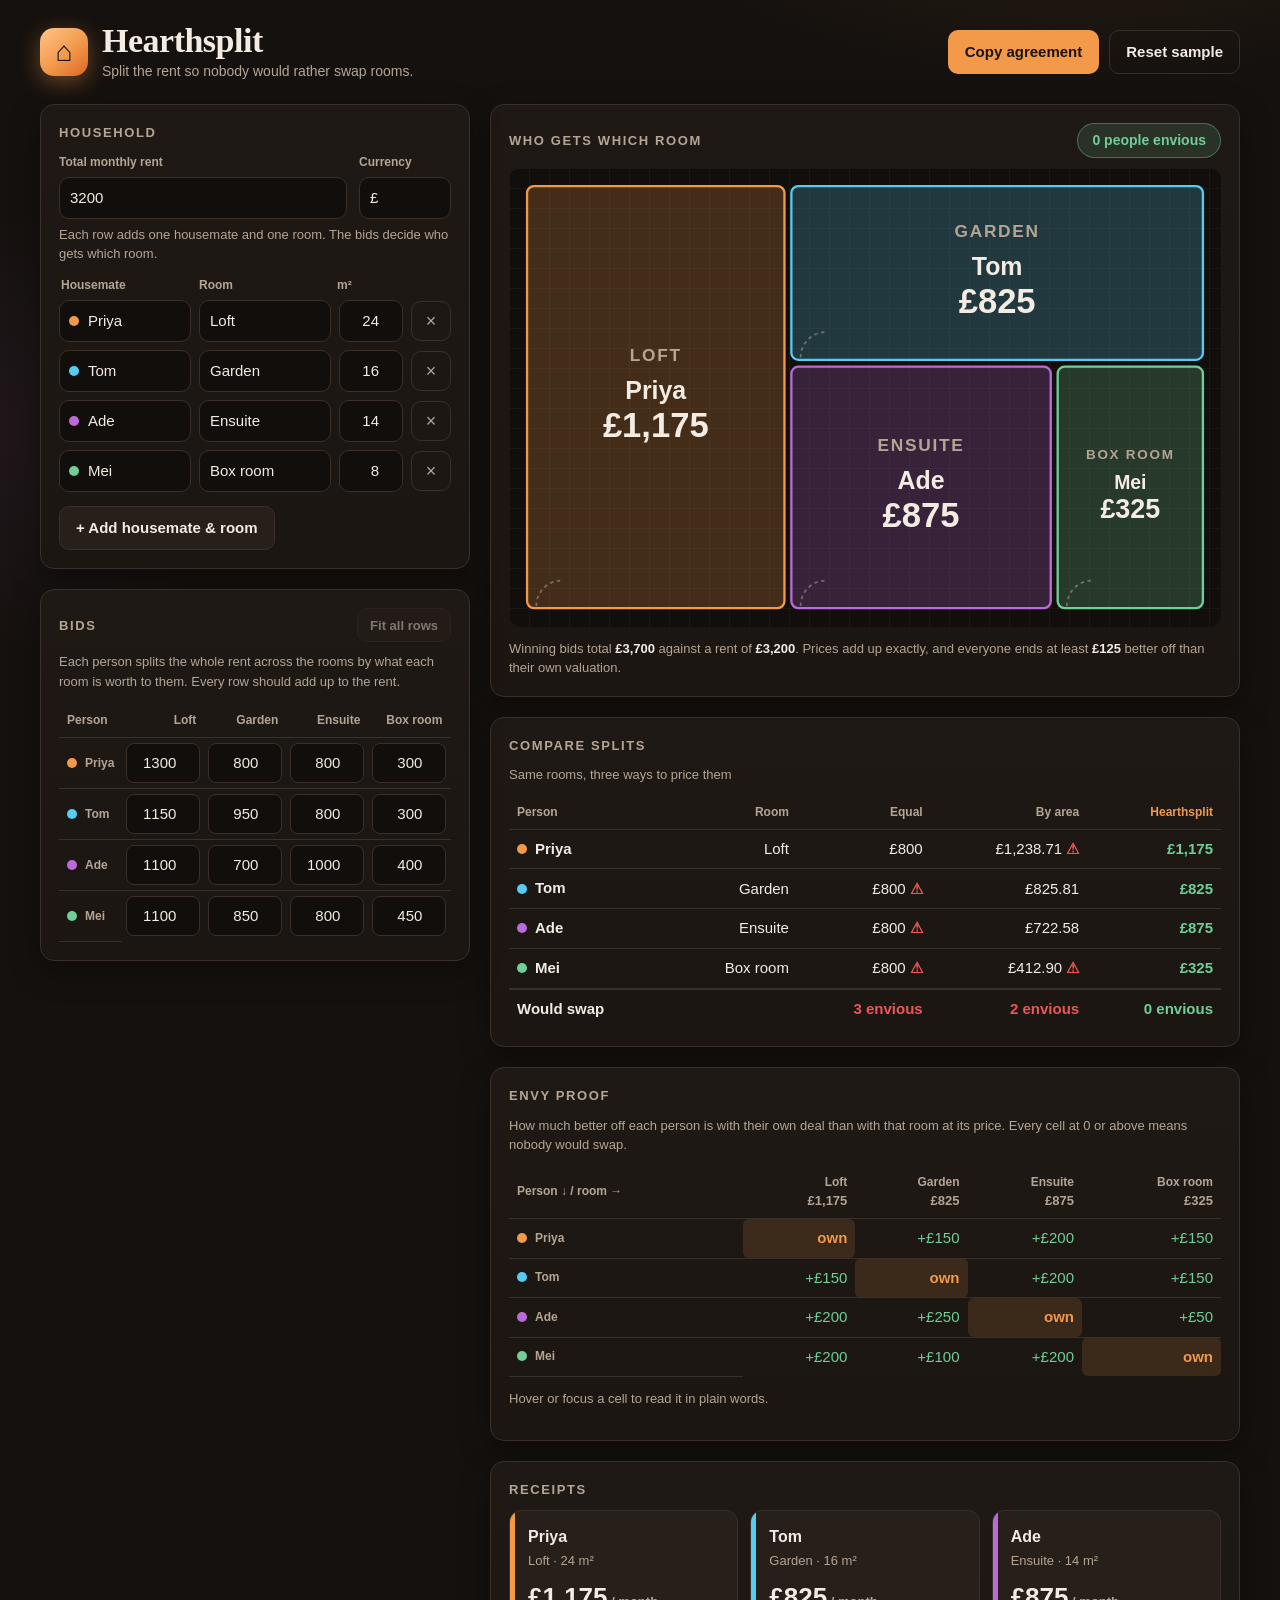
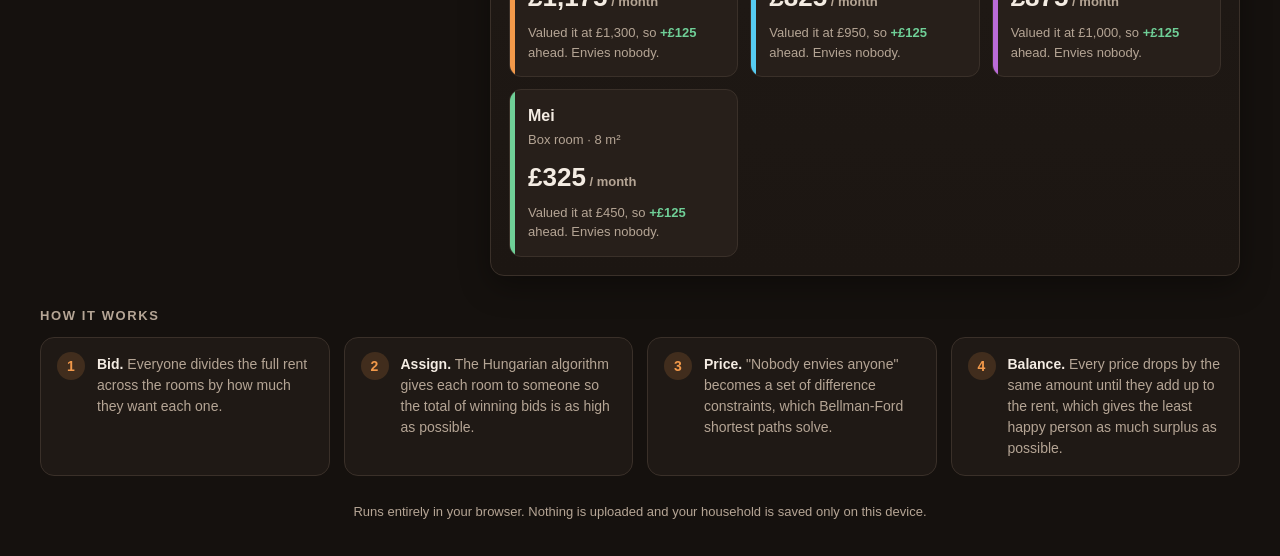
<file: apps/2026-11-28/index.html>
<!doctype html>
<html lang="en">
<head>
  <meta charset="utf-8">
  <meta name="viewport" content="width=device-width, initial-scale=1">
  <title>Hearthsplit · Envy-free rent splitting</title>
  <meta name="description" content="Split rent across unequal rooms so nobody would rather swap. Hungarian assignment plus envy-free pricing, with the proof on screen.">
  <link rel="stylesheet" href="style.css">
  <script src="script.js" defer></script>
</head>
<body>
  <header class="topbar">
    <div class="brand">
      <span class="logo" aria-hidden="true">⌂</span>
      <div>
        <h1>Hearthsplit</h1>
        <p class="tagline">Split the rent so nobody would rather swap rooms.</p>
      </div>
    </div>
    <div class="top-actions">
      <button type="button" id="copyBtn" class="btn btn-primary">Copy agreement</button>
      <button type="button" id="resetBtn" class="btn btn-ghost">Reset sample</button>
    </div>
  </header>

  <main class="layout">
    <section class="results" aria-label="Result">
      <article class="card plan-card">
        <div class="card-head">
          <h2>Who gets which room</h2>
          <p id="envyBadge" class="badge" role="status" aria-live="polite">Solving…</p>
        </div>
        <div class="plan-wrap">
          <svg id="plan" viewBox="0 0 600 380" role="img" aria-labelledby="planTitle">
            <title id="planTitle">Floor plan with each room coloured by its assigned housemate and price</title>
          </svg>
        </div>
        <div id="banner" class="banner" hidden></div>
        <p class="plan-foot" id="planFoot"></p>
      </article>

      <article class="card">
        <div class="card-head">
          <h2>Compare splits</h2>
          <p class="hint">Same rooms, three ways to price them</p>
        </div>
        <div class="table-scroll">
          <table class="compare" id="compareTable"></table>
        </div>
      </article>

      <article class="card">
        <div class="card-head">
          <h2>Envy proof</h2>
          <p class="hint">How much better off each person is with their own deal than with that room at its price. Every cell at 0 or above means nobody would swap.</p>
        </div>
        <div class="table-scroll">
          <table class="envy" id="envyTable"></table>
        </div>
        <p class="cell-note" id="cellNote" aria-live="polite">Hover or focus a cell to read it in plain words.</p>
      </article>

      <article class="card">
        <div class="card-head"><h2>Receipts</h2></div>
        <div class="receipts" id="receipts"></div>
      </article>
    </section>

    <section class="setup" aria-label="Setup">
      <article class="card">
        <div class="card-head"><h2>Household</h2></div>
        <div class="field-row">
          <label class="field">
            <span>Total monthly rent</span>
            <input id="rent" type="number" min="0" step="1" inputmode="numeric">
          </label>
          <label class="field field-small">
            <span>Currency</span>
            <input id="currency" type="text" maxlength="3" autocomplete="off">
          </label>
        </div>
        <p class="hint">Each row adds one housemate and one room. The bids decide who gets which room.</p>
        <div class="house-head" aria-hidden="true">
          <span>Housemate</span><span>Room</span><span>m²</span><span></span>
        </div>
        <div id="houseList" class="house-list"></div>
        <button type="button" id="addBtn" class="btn btn-soft">+ Add housemate &amp; room</button>
      </article>

      <article class="card">
        <div class="card-head">
          <h2>Bids</h2>
          <button type="button" id="fitAllBtn" class="btn btn-soft btn-sm">Fit all rows</button>
        </div>
        <p class="hint">Each person splits the whole rent across the rooms by what each room is worth to them. Every row should add up to the rent.</p>
        <div class="table-scroll">
          <table class="bids" id="bidsTable"></table>
        </div>
      </article>
    </section>
  </main>

  <section class="how" aria-labelledby="howTitle">
    <h2 id="howTitle">How it works</h2>
    <ol>
      <li><strong>Bid.</strong> Everyone divides the full rent across the rooms by how much they want each one.</li>
      <li><strong>Assign.</strong> The Hungarian algorithm gives each room to someone so the total of winning bids is as high as possible.</li>
      <li><strong>Price.</strong> "Nobody envies anyone" becomes a set of difference constraints, which Bellman-Ford shortest paths solve.</li>
      <li><strong>Balance.</strong> Every price drops by the same amount until they add up to the rent, which gives the least happy person as much surplus as possible.</li>
    </ol>
  </section>

  <footer class="foot">Runs entirely in your browser. Nothing is uploaded and your household is saved only on this device.</footer>
  <div id="toast" class="toast" role="status" aria-live="polite"></div>
</body>
</html>
</file>
<file: apps/2026-11-11/style.css>
:root {
  --bg: #12141c;
  --panel: #1b1e29;
  --panel-2: #222636;
  --line: #2a2f3f;
  --text: #ecebe6;
  --muted: #9a9fb0;
  --gold: #e8b860;
  --gold-soft: rgba(232, 184, 96, 0.16);
  --ok: #7fd1a8;
  --bad: #ff6b6b;
  --radius: 14px;
  --serif: "Iowan Old Style", "Palatino Linotype", Palatino, Georgia, serif;
  --sans: system-ui, -apple-system, "Segoe UI", Roboto, "Helvetica Neue", Arial, sans-serif;
  color-scheme: dark;
}

* { box-sizing: border-box; }

html, body { margin: 0; }

body {
  background:
    radial-gradient(1200px 600px at 70% -10%, rgba(232, 184, 96, 0.08), transparent 60%),
    radial-gradient(900px 500px at -10% 110%, rgba(127, 178, 255, 0.06), transparent 60%),
    var(--bg);
  color: var(--text);
  font: 14px/1.5 var(--sans);
  min-height: 100vh;
  overflow-x: hidden;
}

h1, h2 { font-family: var(--serif); font-weight: 600; margin: 0; letter-spacing: 0.01em; }
h2 { font-size: 1.05rem; }
code { font-family: ui-monospace, SFMono-Regular, Menlo, Consolas, monospace; color: var(--gold); font-size: 0.9em; }

.skip { position: absolute; left: -999px; top: 8px; background: var(--gold); color: #1a1407; padding: 8px 12px; border-radius: 8px; z-index: 10; }
.skip:focus { left: 8px; }
.sr-only { position: absolute; width: 1px; height: 1px; overflow: hidden; clip: rect(0 0 0 0); white-space: nowrap; }

/* Top bar */
.topbar {
  display: flex; align-items: center; justify-content: space-between; gap: 16px; flex-wrap: wrap;
  padding: 14px 24px; border-bottom: 1px solid var(--line);
  background: rgba(18, 20, 28, 0.85); backdrop-filter: blur(8px);
  position: sticky; top: 0; z-index: 5;
}
.brand { display: flex; align-items: center; gap: 12px; }
.brand-mark { width: 36px; height: 36px; fill: var(--gold); filter: drop-shadow(0 0 10px rgba(232, 184, 96, 0.45)); }
.brand h1 { font-size: 1.5rem; }
.brand-sub { margin: 0; color: var(--muted); font-size: 0.82rem; }

.stats { display: grid; grid-template-columns: repeat(4, auto); gap: 8px; margin: 0; }
.stat { background: var(--panel); border: 1px solid var(--line); border-radius: 12px; padding: 6px 14px; min-width: 104px; }
.stat dt { color: var(--muted); font-size: 0.72rem; text-transform: uppercase; letter-spacing: 0.08em; }
.stat dd { margin: 0; font-size: 1.25rem; font-weight: 650; font-variant-numeric: tabular-nums; }
.stat dd small { color: var(--muted); font-weight: 400; font-size: 0.75rem; margin-left: 2px; }
.stat-harmony { border-color: rgba(232, 184, 96, 0.45); background: linear-gradient(180deg, var(--gold-soft), var(--panel)); }
.stat-harmony dd { color: var(--gold); }
.stat dd.is-bad { color: var(--bad); }
.stat dd.is-good { color: var(--ok); }

/* Layout */
.layout { display: grid; grid-template-columns: 330px minmax(0, 1fr); gap: 18px; padding: 18px 24px 32px; max-width: 1500px; margin: 0 auto; }
.sidebar, .stage { display: flex; flex-direction: column; gap: 14px; min-width: 0; }
.panel { background: var(--panel); border: 1px solid var(--line); border-radius: var(--radius); padding: 14px; min-width: 0; }

.tabs { display: flex; gap: 4px; background: var(--bg); padding: 4px; border-radius: 10px; margin-bottom: 12px; }
.tab { flex: 1; border: 0; background: transparent; color: var(--muted); font: inherit; font-weight: 600; padding: 8px; border-radius: 8px; cursor: pointer; min-height: 36px; }
.tab[aria-selected="true"] { background: var(--panel-2); color: var(--text); box-shadow: inset 0 0 0 1px var(--line); }

.field { display: flex; flex-direction: column; gap: 4px; }
.field-label { display: block; color: var(--muted); font-size: 0.8rem; margin-bottom: 4px; }
.hint { color: var(--muted); font-size: 0.8rem; margin: 6px 0 0; }

textarea, select, input {
  width: 100%; background: var(--bg); color: var(--text); border: 1px solid var(--line); border-radius: 10px;
  font: inherit; padding: 8px 10px; min-height: 40px;
}
textarea { resize: vertical; font-family: ui-monospace, SFMono-Regular, Menlo, Consolas, monospace; font-size: 12.5px; line-height: 1.55; }

.row { display: flex; align-items: center; justify-content: space-between; gap: 8px; margin-top: 10px; }
.row.wrap { flex-wrap: wrap; justify-content: flex-start; margin-top: 0; }
.row > .btn { flex: 1; }
.row.wrap > .btn { flex: 1 1 calc(50% - 4px); }
.row > .hint { margin: 0; }

.btn {
  border: 1px solid var(--line); background: var(--panel-2); color: var(--text); font: inherit; font-weight: 600;
  padding: 9px 14px; border-radius: 10px; cursor: pointer; min-height: 40px;
  transition: transform 0.15s ease, background 0.15s ease, border-color 0.15s ease;
}
.btn:hover:not(:disabled) { transform: translateY(-1px); border-color: #3a4057; }
.btn:disabled { opacity: 0.55; cursor: progress; }
.btn-primary { background: linear-gradient(180deg, #f0c779, var(--gold)); color: #1d1608; border-color: transparent; box-shadow: 0 6px 18px rgba(232, 184, 96, 0.25); }
.btn-primary:hover:not(:disabled) { background: linear-gradient(180deg, #f6d38f, #edc06c); }
.btn-ghost { background: var(--panel-2); }
.btn-danger { color: #ffb3b3; }
.btn-danger.confirming { background: rgba(255, 107, 107, 0.18); border-color: var(--bad); color: #fff; }

:focus-visible { outline: 2px solid var(--gold); outline-offset: 2px; }

.rule-form { display: grid; grid-template-columns: 1fr 1fr; gap: 8px; }
.rule-form select:first-of-type { grid-column: 1 / -1; }
.rule-form #ruleB { grid-column: 2; }
.rule-form .btn { grid-column: 1 / -1; }
.rule-list { list-style: none; margin: 12px 0 0; padding: 0; max-height: 260px; overflow-y: auto; display: flex; flex-direction: column; gap: 4px; }
.rule-list li { display: flex; align-items: center; gap: 8px; padding: 6px 8px; background: var(--bg); border-radius: 8px; font-size: 0.82rem; }
.rule-list .rule-text { flex: 1; min-width: 0; overflow-wrap: anywhere; }
.rule-list .rule-type { color: var(--muted); }
.rule-list button { background: transparent; border: 0; color: var(--muted); cursor: pointer; font-size: 1.1rem; line-height: 1; min-width: 32px; min-height: 32px; border-radius: 6px; }
.rule-list button:hover { color: var(--bad); background: rgba(255, 107, 107, 0.1); }
.status { width: 9px; height: 9px; border-radius: 50%; flex: none; background: var(--bad); box-shadow: 0 0 8px rgba(255, 107, 107, 0.5); }
.status.ok { background: var(--ok); box-shadow: 0 0 8px rgba(127, 209, 168, 0.45); }

.table-form { display: grid; grid-template-columns: 1fr 1fr; gap: 10px; align-items: end; }
.table-form .btn { grid-column: 1 / -1; }

/* Guest card */
.guest-card { border-color: rgba(232, 184, 96, 0.5); box-shadow: 0 0 0 3px var(--gold-soft); }
.guest-card-head { display: flex; gap: 10px; align-items: center; }
.guest-card h2 { font-size: 1.15rem; }
.guest-card .hint { margin: 0; }
.dot { width: 14px; height: 14px; border-radius: 50%; flex: none; }
.card-rules { list-style: none; padding: 0; margin: 10px 0 0; display: flex; flex-direction: column; gap: 4px; font-size: 0.85rem; }
.card-rules li { display: flex; gap: 8px; align-items: center; }
.card-rules .none { color: var(--muted); }

/* Plan */
.plan-head { display: flex; align-items: baseline; justify-content: space-between; gap: 10px; flex-wrap: wrap; margin-bottom: 8px; }
.plan-head .hint { margin: 0; }
.plan { width: 100%; }
.plan svg { display: block; width: 100%; height: auto; }
.plan:focus { outline: none; }

.tbl-top { fill: url(#tableGrad); stroke: rgba(232, 184, 96, 0.35); stroke-width: 1.2; }
.tbl-label { fill: var(--gold); font: 600 15px var(--serif); text-anchor: middle; dominant-baseline: central; pointer-events: none; }
.tbl-sub { fill: var(--muted); font: 10px var(--sans); text-anchor: middle; pointer-events: none; }
.seat-slot { fill: rgba(255, 255, 255, 0.03); stroke: var(--line); stroke-dasharray: 3 3; cursor: pointer; }
.seat-slot.target { stroke: var(--gold); stroke-dasharray: none; fill: var(--gold-soft); }
.seat-slot:focus-visible { outline: none; stroke: var(--gold); stroke-width: 2.5; }

.guest { cursor: pointer; transition: transform 0.35s cubic-bezier(.2, .8, .2, 1); }
.guest circle { stroke: rgba(0, 0, 0, 0.35); stroke-width: 1.5; transition: stroke 0.2s; }
.guest text { fill: #15161c; font: 700 10px var(--sans); text-anchor: middle; dominant-baseline: central; pointer-events: none; }
.guest:hover circle, .guest:focus-visible circle { stroke: #fff; stroke-width: 2.5; }
.guest:focus-visible { outline: none; }
.guest.selected circle { stroke: #fff; stroke-width: 3; }
.guest.dim { opacity: 0.35; }
.guest .pin { fill: none; stroke: var(--gold); stroke-width: 2; }

.link { stroke-linecap: round; pointer-events: none; }
.link.bad { stroke: var(--bad); stroke-width: 1.8; stroke-dasharray: 5 4; opacity: 0.75; }
.link.good { stroke: var(--ok); stroke-width: 2; opacity: 0.9; }
.link.focus.bad { opacity: 1; stroke-width: 2.4; }

.empty-msg { text-align: center; color: var(--muted); padding: 24px; margin: 0; }

.legend { list-style: none; padding: 0; margin: 10px 0 0; display: flex; flex-wrap: wrap; gap: 6px 14px; font-size: 0.8rem; color: var(--muted); }
.legend li { display: flex; align-items: center; gap: 6px; }
.legend .dot { width: 10px; height: 10px; }

/* Chart */
.chart-wrap canvas { width: 100%; height: 140px; display: block; }
.summary { margin: 0; font-variant-numeric: tabular-nums; color: var(--muted); font-size: 0.85rem; }
.summary strong { color: var(--ok); }
.summary .from { color: var(--bad); }

/* Table list */
.table-list { display: grid; grid-template-columns: repeat(auto-fill, minmax(190px, 1fr)); gap: 10px; }
.tl-card { background: var(--bg); border: 1px solid var(--line); border-radius: 10px; padding: 10px 12px; }
.tl-card h3 { margin: 0 0 6px; font: 600 0.95rem var(--serif); color: var(--gold); }
.tl-card ol { margin: 0; padding-left: 20px; font-size: 0.82rem; }
.tl-card li { padding: 1px 0; }
.tl-card li::marker { color: var(--muted); }
.tl-card .tl-dot { display: inline-block; width: 7px; height: 7px; border-radius: 50%; margin-right: 6px; vertical-align: middle; }
.tl-card .empty { color: var(--muted); font-style: italic; }

/* Toast */
.toast {
  position: fixed; left: 50%; bottom: 24px; transform: translate(-50%, 20px); opacity: 0; pointer-events: none;
  background: var(--panel-2); border: 1px solid var(--line); color: var(--text); padding: 10px 16px; border-radius: 12px;
  box-shadow: 0 10px 30px rgba(0, 0, 0, 0.4); transition: opacity 0.25s, transform 0.25s; max-width: calc(100vw - 32px); z-index: 20;
}
.toast.show { opacity: 1; transform: translate(-50%, 0); }

@media (max-width: 980px) {
  .layout { grid-template-columns: 1fr; padding: 14px; }
  .topbar { padding: 12px 14px; position: static; }
  .stats { grid-template-columns: repeat(4, 1fr); width: 100%; }
  .stat { min-width: 0; }
}

@media (max-width: 560px) {
  .stats { grid-template-columns: repeat(2, 1fr); }
  .stat dd { font-size: 1.1rem; }
  .brand h1 { font-size: 1.3rem; }
  .layout { padding: 12px; gap: 12px; }
  .panel { padding: 12px; }
}

@media (prefers-reduced-motion: reduce) {
  .guest, .btn, .toast { transition: none; }
}

@media print {
  body { background: #fff; color: #000; }
  .topbar, .sidebar, .chart-wrap, .toast, .skip, .plan-head .hint { display: none !important; }
  .layout { display: block; padding: 0; }
  .panel { background: #fff; border-color: #ccc; break-inside: avoid; margin-bottom: 12px; }
  .tl-card { background: #fff; border-color: #ccc; }
  .tl-card h3, .legend { color: #000; }
  .link { display: none; }
}
</file>
<file: apps/2026-11-12/style.css>
:root {
  --ink: #0d0e14;
  --panel: #151722;
  --raised: #1d2030;
  --border: #2a2e42;
  --text: #eef0f8;
  --muted: #9aa0b8;
  --accent: #b8a4ff;
  --success: #5ee6a8;
  --danger: #ff7a8a;
  --radius: 14px;
  --sans: ui-sans-serif, system-ui, -apple-system, "Segoe UI", Roboto, sans-serif;
  --mono: ui-monospace, SFMono-Regular, Menlo, Consolas, monospace;
  color-scheme: dark;
}

* { box-sizing: border-box; }

html, body { margin: 0; }

body {
  background: radial-gradient(1200px 600px at 20% -10%, #1a1630 0%, transparent 60%), var(--ink);
  color: var(--text);
  font: 14px/1.45 var(--sans);
  min-height: 100vh;
  overflow-x: hidden;
}

button, input, select { font: inherit; color: inherit; }

:focus-visible { outline: 2px solid var(--accent); outline-offset: 2px; }

.sr-only {
  position: absolute; width: 1px; height: 1px; overflow: hidden;
  clip: rect(0 0 0 0); white-space: nowrap;
}

/* Top bar */
.topbar {
  display: flex; align-items: center; justify-content: space-between;
  gap: 12px; flex-wrap: wrap;
  padding: 14px clamp(14px, 3vw, 28px);
  border-bottom: 1px solid var(--border);
}
.brand { display: flex; align-items: center; gap: 12px; }
.logo {
  width: 34px; height: 34px; border-radius: 11px;
  background: conic-gradient(from 200deg, #ff6a88, #ffb86b, #6be4ff, #8b6bff, #ff6a88);
  filter: blur(0.3px) saturate(1.2);
  box-shadow: 0 0 22px rgba(184, 164, 255, 0.45);
}
h1 { font-size: 18px; margin: 0; letter-spacing: -0.02em; }
.sub { margin: 0; color: var(--muted); font-size: 12px; }
.top-actions { display: flex; gap: 8px; flex-wrap: wrap; }

/* Buttons */
.btn {
  border: 1px solid var(--border); background: var(--raised);
  padding: 8px 14px; border-radius: 10px; cursor: pointer;
  transition: background 0.15s, border-color 0.15s, transform 0.1s;
}
.btn:hover { border-color: #3d4360; background: #252a3d; }
.btn:active { transform: translateY(1px); }
.btn:disabled { opacity: 0.45; cursor: not-allowed; }
.btn.primary { background: var(--accent); color: #17122e; border-color: transparent; font-weight: 650; }
.btn.primary:hover { background: #cbbcff; }
.btn.ghost { background: transparent; }
.btn.ghost[aria-pressed="true"] { border-color: var(--accent); color: var(--accent); }
.btn.small { padding: 5px 10px; font-size: 13px; }
.btn.danger { color: var(--danger); background: transparent; }
.btn.danger:hover { border-color: var(--danger); }

/* Layout */
.layout {
  display: grid;
  grid-template-columns: minmax(0, 1fr) 340px;
  gap: 20px;
  padding: 20px clamp(14px, 3vw, 28px) 28px;
  align-items: start;
}

.stage-wrap { min-width: 0; display: flex; flex-direction: column; align-items: center; gap: 10px; }

.stage {
  position: relative;
  width: 100%;
  max-height: calc(100vh - 150px);
  aspect-ratio: 16 / 9;
  border-radius: var(--radius);
  overflow: hidden;
  box-shadow: 0 30px 80px -30px rgba(0, 0, 0, 0.8), 0 0 0 1px rgba(255, 255, 255, 0.06);
  touch-action: none;
  transition: aspect-ratio 0.3s;
}
.stage.tall { width: auto; height: calc(100vh - 150px); min-height: 360px; max-width: 100%; }

canvas { display: block; width: 100%; height: 100%; cursor: crosshair; }

.handles { position: absolute; inset: 0; pointer-events: none; }

.handle {
  position: absolute; width: 26px; height: 26px; margin: -13px 0 0 -13px;
  border-radius: 50%; padding: 0;
  border: 3px solid #fff;
  box-shadow: 0 2px 10px rgba(0, 0, 0, 0.45), 0 0 0 1px rgba(0, 0, 0, 0.25);
  cursor: grab; pointer-events: auto; touch-action: none;
  transition: transform 0.15s, box-shadow 0.15s;
}
.handle:hover { transform: scale(1.15); }
.handle.selected {
  transform: scale(1.25);
  box-shadow: 0 0 0 4px rgba(255, 255, 255, 0.35), 0 4px 18px rgba(0, 0, 0, 0.5);
}
.handle.dragging { cursor: grabbing; transform: scale(1.35); }
.handle:focus-visible { outline: 3px solid #fff; outline-offset: 4px; }

.headline {
  position: absolute; left: 7%; top: 50%; transform: translateY(-50%);
  max-width: 80%; pointer-events: none;
  transition: opacity 0.25s, color 0.25s;
}
.headline[hidden] { display: none; }
.headline-text {
  margin: 0; font-weight: 800; letter-spacing: -0.035em; line-height: 1;
  font-size: clamp(26px, 6vw, 72px);
}
.headline-sub { margin: 10px 0 0; font-size: clamp(12px, 1.6vw, 18px); opacity: 0.85; }

.badge {
  position: absolute; left: 12px; bottom: 12px;
  font: 600 12px/1 var(--mono);
  padding: 7px 10px; border-radius: 999px;
  background: rgba(13, 14, 20, 0.72); backdrop-filter: blur(8px);
  border: 1px solid rgba(255, 255, 255, 0.12);
}
.badge:empty { display: none; }
.badge .pass { color: var(--success); }
.badge .fail { color: var(--danger); }

.hint { margin: 0; color: var(--muted); font-size: 12px; text-align: center; }

/* Panel */
.panel {
  background: var(--panel); border: 1px solid var(--border);
  border-radius: var(--radius); padding: 6px 16px;
  min-width: 0;
}
.group { padding: 14px 0; border-bottom: 1px solid var(--border); }
.group:last-child { border-bottom: 0; }
.group h2 {
  font-size: 11px; text-transform: uppercase; letter-spacing: 0.12em;
  color: var(--muted); margin: 0 0 10px; font-weight: 650;
}
.group-head { display: flex; align-items: center; justify-content: space-between; margin-bottom: 10px; }
.group-head h2 { margin: 0; }
.count { color: var(--text); letter-spacing: 0; }

.chips { display: flex; flex-wrap: wrap; gap: 6px; }
.chip {
  display: inline-flex; align-items: center; gap: 7px;
  padding: 5px 10px 5px 6px; border-radius: 999px;
  border: 1px solid var(--border); background: var(--raised);
  cursor: pointer; font-size: 12.5px;
}
.chip.text-only { padding-left: 10px; }
.chip:hover { border-color: #3d4360; }
.chip[aria-pressed="true"] { border-color: var(--accent); color: var(--accent); }
.chip-dot { width: 16px; height: 16px; border-radius: 50%; flex: none; }

.swatches { display: flex; flex-wrap: wrap; gap: 8px; margin-bottom: 12px; }
.swatch {
  width: 30px; height: 30px; border-radius: 9px; cursor: pointer; padding: 0;
  border: 2px solid transparent; box-shadow: inset 0 0 0 1px rgba(255, 255, 255, 0.15);
}
.swatch[aria-pressed="true"] { border-color: #fff; }

.point-editor { display: grid; gap: 10px; }

.field { display: grid; gap: 6px; margin-bottom: 10px; }
.field > span { display: flex; justify-content: space-between; color: var(--text); font-size: 13px; }
.field em { font-style: normal; color: var(--muted); font-family: var(--mono); font-size: 12px; }
.field.inline { margin: 0; }

.color-field { grid-template-columns: auto auto 1fr; align-items: center; gap: 10px; }
.color-field input[type="color"] {
  width: 44px; height: 30px; border: 1px solid var(--border); border-radius: 8px;
  background: var(--raised); padding: 2px; cursor: pointer;
}
.color-field code { font-family: var(--mono); color: var(--muted); font-size: 12px; }

input[type="range"] { width: 100%; accent-color: var(--accent); cursor: pointer; }

select {
  background: var(--raised); border: 1px solid var(--border);
  border-radius: 10px; padding: 7px 8px;
}

.toggle { display: flex; gap: 10px; align-items: center; cursor: pointer; font-size: 13px; }
.toggle input { width: 16px; height: 16px; accent-color: var(--accent); }

.export-row { display: flex; flex-wrap: wrap; gap: 8px; align-items: center; margin-bottom: 12px; }

.code {
  margin: 0; max-height: 180px; overflow: auto;
  background: #0b0c12; border: 1px solid var(--border); border-radius: 10px;
  padding: 10px 12px; font: 11.5px/1.5 var(--mono); color: #c9cde0;
  white-space: pre-wrap; overflow-wrap: anywhere;
}

.toast {
  position: fixed; left: 50%; bottom: 22px; transform: translate(-50%, 30px);
  background: var(--text); color: var(--ink); font-weight: 600;
  padding: 10px 16px; border-radius: 12px; opacity: 0; pointer-events: none;
  transition: opacity 0.2s, transform 0.25s; max-width: calc(100vw - 32px);
}
.toast.show { opacity: 1; transform: translate(-50%, 0); }

@media (max-width: 920px) {
  .layout { grid-template-columns: minmax(0, 1fr); }
  .stage { max-height: none; }
  .stage.tall { height: auto; width: min(100%, 420px); min-height: 0; }
}

@media (max-width: 480px) {
  .topbar { padding: 12px 14px; }
  .top-actions { width: 100%; }
  .top-actions .btn { flex: 1; }
  .layout { padding: 14px; gap: 14px; }
  .handle { width: 30px; height: 30px; margin: -15px 0 0 -15px; }
  .hint { font-size: 11px; }
  .badge { left: auto; right: 8px; bottom: 8px; font-size: 10.5px; padding: 5px 8px; }
  .headline { top: 42%; }
}

@media (prefers-reduced-motion: reduce) {
  * { transition: none !important; }
}
</file>
<file: apps/2026-11-13/style.css>
:root {
  --paper: #f4efe6;
  --card: #fffdf8;
  --ink: #1d2a24;
  --muted: #55635b;
  --line: #e2d9c8;
  --forest: #17382b;
  --forest-2: #1f4a39;
  --green: #1f7a54;
  --mint: #bfe6cf;
  --amber: #b8770f;
  --red: #bf3f27;
  --coral: #e2674a;
  --radius: 18px;
  --serif: ui-serif, "Iowan Old Style", Georgia, "Times New Roman", serif;
  --sans: system-ui, -apple-system, "Segoe UI", Roboto, sans-serif;
}

* { box-sizing: border-box; }

html { -webkit-text-size-adjust: 100%; }

body {
  margin: 0;
  background:
    radial-gradient(900px 420px at 85% -10%, #e9dfc9 0%, transparent 70%),
    var(--paper);
  color: var(--ink);
  font: 16px/1.5 var(--sans);
  font-variant-numeric: tabular-nums;
  min-height: 100vh;
}

h1, h2, h3, p, dl, dd, ul { margin: 0; padding: 0; }
ul { list-style: none; }

.visually-hidden {
  position: absolute; width: 1px; height: 1px; overflow: hidden;
  clip: rect(0 0 0 0); white-space: nowrap;
}

:focus-visible { outline: 3px solid var(--coral); outline-offset: 2px; border-radius: 6px; }

/* ---------- header ---------- */
.top {
  max-width: 1160px; margin: 0 auto; padding: 22px 20px 14px;
  display: flex; align-items: center; gap: 16px; flex-wrap: wrap;
}
.brand { display: flex; align-items: center; gap: 10px; margin-right: auto; }
.brand h1 { font: 700 1.5rem/1 var(--serif); letter-spacing: -0.01em; }
.mark {
  width: 26px; height: 26px; border-radius: 50%;
  background: conic-gradient(var(--green) 0 62%, var(--mint) 62% 100%);
  box-shadow: inset 0 0 0 6px var(--paper), 0 0 0 2px var(--forest);
}
.cycle-label { color: var(--muted); font-size: 0.92rem; }

/* ---------- buttons & fields ---------- */
.btn {
  font: 600 0.95rem/1 var(--sans); color: var(--ink);
  background: var(--card); border: 1.5px solid var(--line);
  border-radius: 999px; padding: 0 18px; min-height: 42px;
  cursor: pointer; display: inline-flex; align-items: center; justify-content: center;
  transition: background 0.15s, border-color 0.15s, transform 0.1s;
}
.btn:hover { border-color: var(--ink); }
.btn:active { transform: translateY(1px); }
.btn.small { min-height: 40px; padding: 0 14px; font-size: 0.88rem; }
.btn.primary { background: var(--coral); border-color: var(--coral); color: #2a0f08; }
.btn.primary:hover { background: #ee7a5e; border-color: #ee7a5e; }
.btn.ghost { background: transparent; border-color: var(--ink); }
.btn.ghost-dark { background: transparent; }
.btn.armed { background: var(--red); border-color: var(--red); color: #fff; }

.field { display: flex; flex-direction: column; gap: 5px; min-width: 0; }
.field.grow { flex: 1 1 180px; }
label { font-size: 0.78rem; font-weight: 600; letter-spacing: 0.03em; color: var(--muted); }

input[type="text"], input[type="number"], input[type="date"], select {
  font: 500 1rem/1.2 var(--sans); color: var(--ink);
  background: #fff; border: 1.5px solid var(--line); border-radius: 12px;
  padding: 0 12px; min-height: 42px; width: 100%; min-width: 0;
  font-variant-numeric: tabular-nums;
}
input:focus-visible, select:focus-visible { outline-offset: 0; border-color: var(--coral); }

/* ---------- layout ---------- */
main {
  max-width: 1160px; margin: 0 auto; padding: 6px 20px 30px;
  display: grid; gap: 18px;
  grid-template-columns: repeat(6, minmax(0, 1fr));
}
.hero { grid-column: span 3; }
.chart-card { grid-column: span 3; }
main > .card { grid-column: span 2; }
main > .chart-card { grid-column: span 3; }
main > .log-card { grid-column: 1 / -1; }

.card {
  background: var(--card); border: 1px solid var(--line);
  border-radius: var(--radius); padding: 20px;
  box-shadow: 0 1px 0 #fff inset, 0 10px 24px -18px rgba(40, 30, 10, 0.35);
  min-width: 0;
}
.card h2, dialog h2 { font: 700 1.15rem/1.2 var(--serif); margin-bottom: 14px; }
.card-head { display: flex; justify-content: space-between; align-items: baseline; gap: 10px; flex-wrap: wrap; }

.banner {
  max-width: 1120px; margin: 0 auto 14px; padding: 12px 16px;
  background: #fbe6d4; border: 1px solid #edc7a5; border-radius: 14px;
  display: flex; gap: 12px; align-items: center; justify-content: space-between; flex-wrap: wrap;
  width: calc(100% - 40px);
}
.banner[hidden], .toast[hidden] { display: none; }

/* ---------- hero ---------- */
.hero {
  background:
    radial-gradient(520px 260px at 100% 0%, #2a6a50 0%, transparent 70%),
    linear-gradient(160deg, var(--forest-2), var(--forest));
  color: #f3efe4; border-radius: var(--radius); padding: 24px;
  box-shadow: 0 18px 34px -22px rgba(10, 40, 28, 0.8);
  min-width: 0;
}
.eyebrow { font: 700 0.78rem/1 var(--sans); letter-spacing: 0.14em; text-transform: uppercase; color: var(--mint); }
.amount {
  font: 700 clamp(3rem, 9vw, 4.6rem)/1.05 var(--serif); letter-spacing: -0.03em;
  margin: 10px 0 14px; overflow-wrap: anywhere;
}
.amount.over { color: #ffb4a1; }
.meter { height: 12px; border-radius: 999px; background: rgba(255, 255, 255, 0.14); overflow: hidden; }
.meter span {
  display: block; height: 100%; width: 0; border-radius: 999px;
  background: linear-gradient(90deg, var(--mint), #7fd3a4);
  transition: width 0.3s ease, background 0.3s ease;
}
.meter span.warn { background: linear-gradient(90deg, #f5d08a, #f0b24a); }
.meter span.over { background: linear-gradient(90deg, #ffb4a1, #f0806a); }
.hero-note { margin-top: 10px; color: #d5e4da; font-size: 0.95rem; }

.stats { display: grid; grid-template-columns: repeat(3, minmax(0, 1fr)); gap: 10px; margin: 20px 0; }
.stats div { background: rgba(255, 255, 255, 0.08); border-radius: 14px; padding: 12px; min-width: 0; }
.stats dt { font-size: 0.72rem; letter-spacing: 0.04em; color: #c4d8cc; }
.stats dd { font: 700 1.3rem/1.2 var(--serif); margin-top: 4px; overflow-wrap: anywhere; }

.quick { display: grid; gap: 10px; align-items: end; grid-template-columns: minmax(0, 1fr) minmax(0, 1.25fr) auto; }
.quick .field.grow { grid-column: 1 / -1; }
.quick label { color: #c4d8cc; }
.quick input, .quick select { border-color: transparent; }
.quick-hint { min-height: 1.5em; margin-top: 8px; font-size: 0.9rem; color: #d5e4da; }
.quick-hint.err { color: #ffb4a1; font-weight: 600; }

/* ---------- chart ---------- */
.legend { display: flex; gap: 14px; flex-wrap: wrap; font-size: 0.8rem; color: var(--muted); }
.legend li { display: inline-flex; align-items: center; gap: 6px; }
.lg { width: 18px; height: 0; border-top: 3px solid var(--green); display: inline-block; }
.lg.pace { border-top: 2px dashed #9aa39d; }
.lg.proj { border-top: 3px dotted var(--green); }
.chart-wrap { width: 100%; min-height: 230px; }
.chart-wrap svg { display: block; width: 100%; height: auto; overflow: visible; }
.c-grid { stroke: var(--line); stroke-width: 1; }
.c-zero { stroke: #b9ad96; stroke-width: 1.5; }
.c-pace { stroke: #9aa39d; stroke-width: 1.5; stroke-dasharray: 5 5; fill: none; }
.c-area { fill: rgba(31, 122, 84, 0.13); }
.c-actual { stroke: var(--green); stroke-width: 3; fill: none; stroke-linejoin: round; stroke-linecap: round; }
.c-proj { stroke-width: 3; stroke-dasharray: 2 6; stroke-linecap: round; fill: none; }
.c-proj.good { stroke: var(--green); }
.c-proj.bad { stroke: var(--red); }
.c-today { stroke: var(--ink); stroke-width: 1; stroke-dasharray: 3 3; opacity: 0.5; }
.c-dot { fill: var(--card); stroke: var(--green); stroke-width: 3; }
.c-end.good { fill: var(--green); }
.c-end.bad { fill: var(--red); }
.c-label { font: 500 11px var(--sans); fill: var(--muted); }
.c-strong { font: 700 12px var(--sans); fill: var(--ink); }
.c-strong.good { fill: var(--green); }
.c-strong.bad { fill: var(--red); }
.forecast { margin-top: 12px; font-size: 0.95rem; }
.pace-stats { display: grid; grid-template-columns: repeat(3, minmax(0, 1fr)); gap: 10px; margin-top: 16px; }
.pace-stats div { background: #f3ede0; border-radius: 12px; padding: 10px 12px; min-width: 0; }
.pace-stats dt { font-size: 0.72rem; font-weight: 600; letter-spacing: 0.03em; color: var(--muted); }
.pace-stats dd { font: 700 1.1rem/1.3 var(--serif); margin-top: 2px; overflow-wrap: anywhere; }
.pace-stats dd.good { color: var(--green); }
.pace-stats dd.bad { color: var(--red); }
.forecast strong.good { color: var(--green); }
.forecast strong.bad { color: var(--red); }

/* ---------- what-if ---------- */
.what-inputs { display: flex; gap: 12px; align-items: flex-end; flex-wrap: wrap; }
.what-inputs .field:first-child { flex: 0 0 110px; }
input[type="range"] { width: 100%; min-height: 42px; accent-color: var(--green); margin: 0; }
.verdict { font: 700 1.25rem/1.25 var(--serif); margin-top: 16px; }
.verdict.good { color: var(--green); }
.verdict.warn { color: var(--amber); }
.verdict.bad { color: var(--red); }
.what-detail { color: var(--muted); margin: 6px 0 16px; font-size: 0.95rem; min-height: 3em; }

/* ---------- categories ---------- */
.cat-row { display: grid; grid-template-columns: 92px minmax(0, 1fr) auto; gap: 10px; align-items: center; padding: 6px 0; font-size: 0.92rem; }
.cat-bar { height: 12px; background: #efe8d9; border-radius: 999px; overflow: hidden; }
.cat-bar span { display: block; height: 100%; border-radius: 999px; transition: width 0.3s ease; }
.cat-amt { font-weight: 600; }
.empty { color: var(--muted); font-size: 0.95rem; padding: 8px 0; }

/* ---------- day strip ---------- */
.strip { display: grid; grid-template-columns: repeat(auto-fill, minmax(34px, 1fr)); gap: 6px; }
.day {
  aspect-ratio: 1; border-radius: 9px; border: 1.5px solid transparent;
  font: 600 0.78rem/1 var(--sans); cursor: pointer; padding: 0; min-width: 0;
  display: grid; place-items: center; color: var(--ink);
}
.day.zero { background: var(--green); color: #fff; }
.day.under { background: var(--mint); }
.day.near { background: #f5d08a; }
.day.over { background: #ef9a86; }
.day.future { background: transparent; border: 1.5px dashed #cfc5b0; color: var(--muted); }
.day.today { box-shadow: 0 0 0 2px var(--card), 0 0 0 4px var(--ink); }
.day.sel { border-color: var(--ink); }
.day-detail { margin: 14px 0 10px; font-size: 0.93rem; min-height: 2.9em; }
.strip-legend { font-size: 0.76rem; gap: 10px; }
.sw { width: 12px; height: 12px; border-radius: 4px; display: inline-block; }
.sw.zero { background: var(--green); }
.sw.under { background: var(--mint); }
.sw.near { background: #f5d08a; }
.sw.over { background: #ef9a86; }

/* ---------- log ---------- */
.log-group + .log-group { margin-top: 14px; }
.log-head {
  display: flex; justify-content: space-between; gap: 10px; flex-wrap: wrap;
  font-size: 0.82rem; font-weight: 700; color: var(--muted);
  border-bottom: 1px solid var(--line); padding-bottom: 6px;
}
.log-head .ok { color: var(--green); }
.log-head .hot { color: var(--red); }
.log-row { display: grid; grid-template-columns: 12px minmax(0, 1fr) auto auto 40px; gap: 10px; align-items: center; padding: 4px 0; }
.log-row .dot { width: 10px; height: 10px; border-radius: 50%; }
.log-note { overflow: hidden; text-overflow: ellipsis; white-space: nowrap; }
.log-cat { font-size: 0.8rem; color: var(--muted); }
.log-amt { font-weight: 700; }
.del {
  width: 40px; height: 40px; border: 0; background: transparent; border-radius: 50%;
  color: var(--muted); font-size: 1.2rem; line-height: 1; cursor: pointer;
}
.del:hover { background: #f6dfd8; color: var(--red); }

.foot { text-align: center; color: var(--muted); font-size: 0.85rem; padding: 0 20px 34px; }

/* ---------- dialog ---------- */
dialog {
  border: 0; border-radius: 20px; padding: 0; background: var(--card); color: var(--ink);
  width: min(600px, calc(100vw - 24px)); max-height: calc(100vh - 24px);
  box-shadow: 0 30px 80px -20px rgba(0, 0, 0, 0.5);
}
dialog::backdrop { background: rgba(23, 40, 32, 0.55); }
dialog form { padding: 24px; }
dialog h3 { font: 700 0.95rem/1.2 var(--sans); margin: 22px 0 10px; }
.plan-grid { display: grid; grid-template-columns: repeat(2, minmax(0, 1fr)); gap: 12px; }
.bill-row { display: grid; grid-template-columns: minmax(0, 1fr) 120px 40px; gap: 8px; margin-bottom: 8px; align-items: center; }
.plan-summary { margin-top: 16px; padding: 12px 14px; background: #eef6f0; border-radius: 12px; font-size: 0.95rem; }
.plan-error { color: var(--red); font-weight: 600; font-size: 0.92rem; margin-top: 8px; min-height: 1.4em; }
.plan-actions, .data-actions { display: flex; gap: 10px; flex-wrap: wrap; }
.file-btn { cursor: pointer; color: var(--ink); letter-spacing: 0; }
.file-btn:focus-within { outline: 3px solid var(--coral); outline-offset: 2px; }

/* ---------- toast ---------- */
.toast {
  position: fixed; left: 50%; bottom: 20px; transform: translateX(-50%);
  background: var(--ink); color: #fff; border-radius: 999px; padding: 8px 10px 8px 18px;
  display: flex; align-items: center; gap: 12px; font-size: 0.92rem;
  max-width: calc(100vw - 24px); box-shadow: 0 14px 30px -12px rgba(0, 0, 0, 0.6);
  animation: rise 0.25s ease; z-index: 20;
}
.toast .btn { background: transparent; color: #fff; border-color: rgba(255, 255, 255, 0.5); }
@keyframes rise { from { opacity: 0; transform: translate(-50%, 12px); } }

/* ---------- responsive ---------- */
@media (max-width: 980px) {
  main { grid-template-columns: repeat(2, minmax(0, 1fr)); }
  .hero, main > .chart-card, main > .log-card { grid-column: 1 / -1; }
  main > .card { grid-column: span 1; }
  main > .chart-card, main > .log-card { grid-column: 1 / -1; }
}
@media (max-width: 640px) {
  main { grid-template-columns: minmax(0, 1fr); padding: 4px 12px 24px; gap: 14px; }
  main > .card, .hero { grid-column: 1 / -1; }
  .top { padding: 16px 12px 10px; gap: 10px; }
  .cycle-label { order: 3; width: 100%; }
  .banner { width: calc(100% - 24px); }
  .hero { padding: 20px 16px; }
  .card { padding: 16px; }
  .stats { gap: 6px; }
  .stats div { padding: 10px 8px; }
  .stats dd { font-size: 1.05rem; }
  .quick { grid-template-columns: minmax(0, 0.7fr) minmax(0, 1.5fr) auto; gap: 8px; }
  .quick input[type="date"] { padding: 0 8px; font-size: 0.95rem; }
  .pace-stats { gap: 6px; }
  .pace-stats div { padding: 8px; }
  .pace-stats dd { font-size: 0.98rem; }
  .plan-grid { grid-template-columns: minmax(0, 1fr); }
  .bill-row { grid-template-columns: minmax(0, 1fr) 92px 40px; }
  dialog form { padding: 18px 16px; }
  .log-row { grid-template-columns: 12px minmax(0, 1fr) auto 40px; }
  .log-cat { display: none; }
}

@media (prefers-reduced-motion: reduce) {
  * { transition: none !important; animation: none !important; }
}
</file>
<file: apps/2026-11-15/style.css>
:root {
  --paper: #F3EEE4;
  --card: #FFFDF8;
  --ink: #1E2A30;
  --muted: #5A6870;
  --line: #D9CFBD;
  --accent: #D9481F;
  --accent-dark: #B23612;
  --teal: #17696B;
  --ply: #EAD7AE;
  --bad: #B3261E;
  --radius: 12px;
  --mono: ui-monospace, "SF Mono", Menlo, Consolas, "Liberation Mono", monospace;
  --sans: system-ui, -apple-system, "Segoe UI", Roboto, "Helvetica Neue", Arial, sans-serif;
}

* { box-sizing: border-box; }

html { -webkit-text-size-adjust: 100%; }

body {
  margin: 0;
  font-family: var(--sans);
  color: var(--ink);
  background-color: var(--paper);
  background-image:
    linear-gradient(rgba(30, 42, 48, 0.045) 1px, transparent 1px),
    linear-gradient(90deg, rgba(30, 42, 48, 0.045) 1px, transparent 1px);
  background-size: 24px 24px;
  line-height: 1.45;
}

.defs { position: absolute; }

.sr {
  position: absolute; width: 1px; height: 1px; overflow: hidden;
  clip: rect(0 0 0 0); white-space: nowrap;
}

h1, h2, p { margin: 0; }

.mono { font-family: var(--mono); font-variant-numeric: tabular-nums; }

/* ---------- header ---------- */
.top {
  display: flex; flex-wrap: wrap; align-items: center; justify-content: space-between;
  gap: 12px 24px;
  padding: 14px 24px;
  background: var(--card);
  border-bottom: 2px solid var(--ink);
}
.brand { display: flex; align-items: center; gap: 12px; }
.logo { width: 42px; height: 42px; flex: none; }
h1 { font-size: 1.5rem; letter-spacing: -0.02em; line-height: 1.1; }
.tag { color: var(--muted); font-size: 0.9rem; }

.toolbar { display: flex; flex-wrap: wrap; gap: 8px; align-items: center; }

.btn, select {
  font: inherit; font-size: 0.875rem; font-weight: 600;
  color: var(--ink); background: var(--card);
  border: 1.5px solid var(--ink); border-radius: 8px;
  padding: 7px 12px; min-height: 36px; cursor: pointer;
  box-shadow: 0 2px 0 var(--ink);
  transition: transform 0.08s, box-shadow 0.08s, background-color 0.15s;
}
.btn:hover, select:hover { background: #F6EBD6; }
.btn:active { transform: translateY(2px); box-shadow: 0 0 0 var(--ink); }
.btn.primary { background: var(--accent); color: #fff; }
.btn.primary:hover { background: var(--accent-dark); }
.btn.ghost { border-color: var(--line); box-shadow: none; color: var(--muted); }
.btn:disabled { opacity: 0.45; cursor: not-allowed; }

:focus-visible { outline: 3px solid var(--teal); outline-offset: 2px; }

/* ---------- layout ---------- */
.layout {
  display: grid; grid-template-columns: 372px minmax(0, 1fr);
  gap: 20px; padding: 20px 24px; max-width: 1480px; margin: 0 auto;
  align-items: start;
}
.panel { display: grid; gap: 16px; min-width: 0; }
.results { display: grid; gap: 14px; min-width: 0; }

.card {
  background: var(--card); border: 1.5px solid var(--ink); border-radius: var(--radius);
  padding: 14px 16px 16px; box-shadow: 4px 4px 0 rgba(30, 42, 48, 0.12);
  min-width: 0;
}
.card h2 {
  font-size: 0.8rem; text-transform: uppercase; letter-spacing: 0.09em;
  margin-bottom: 10px; display: flex; justify-content: space-between; align-items: baseline;
}
.unit { color: var(--muted); font-weight: 500; text-transform: none; letter-spacing: 0; }
.hint { color: var(--muted); font-size: 0.8rem; margin-top: 10px; }

input, textarea {
  font: inherit; font-size: 0.875rem; color: var(--ink);
  background: #fff; border: 1.5px solid var(--line); border-radius: 7px;
  padding: 6px 7px; width: 100%; min-width: 0;
}
input:hover, textarea:hover { border-color: var(--muted); }
input.bad, input[aria-invalid="true"] { border-color: var(--bad); background: #FDECEA; }

.stock { display: grid; grid-template-columns: repeat(3, minmax(0, 1fr)); gap: 10px; }
.stock label { font-size: 0.75rem; font-weight: 600; color: var(--muted); display: grid; gap: 4px; }
.stock input, .parts input:not([type="checkbox"]) { font-family: var(--mono); font-variant-numeric: tabular-nums; }

/* ---------- parts table ---------- */
.phead, .prow {
  display: grid; gap: 4px; align-items: center;
  grid-template-columns: minmax(0, 1fr) 58px 58px 44px 26px 28px;
}
.phead { font-size: 0.7rem; font-weight: 700; color: var(--muted); text-transform: uppercase; letter-spacing: 0.05em; padding: 0 0 4px 7px; }
.parts { display: grid; gap: 5px; max-height: 372px; overflow-y: auto; padding: 2px 2px 2px 0; }
.prow input.label { font-family: var(--sans); border-left: 7px solid var(--swatch, var(--line)); font-weight: 600; }
.prow input[type="checkbox"] { width: 20px; height: 20px; margin: 0 auto; accent-color: var(--teal); padding: 0; }
.prow .del {
  width: 28px; height: 30px; border: 0; background: none; color: var(--muted);
  font-size: 1.15rem; line-height: 1; cursor: pointer; border-radius: 6px;
}
.prow .del:hover { color: var(--bad); background: #FDECEA; }
.empty-parts { color: var(--muted); font-size: 0.875rem; padding: 10px 4px; }

.row-actions { display: flex; flex-wrap: wrap; gap: 8px; margin-top: 12px; }

.bulk { margin-top: 12px; border-top: 1.5px dashed var(--line); padding-top: 10px; }
.bulk summary { cursor: pointer; font-weight: 700; font-size: 0.875rem; }
.bulk label { display: block; font-size: 0.78rem; color: var(--muted); margin: 8px 0 4px; }
.bulk textarea { font-family: var(--mono); resize: vertical; margin-bottom: 8px; }

/* ---------- stats ---------- */
.stats { display: grid; grid-template-columns: repeat(auto-fit, minmax(150px, 1fr)); gap: 12px; }
.stat {
  background: var(--card); border: 1.5px solid var(--ink); border-radius: var(--radius);
  padding: 10px 14px 12px; min-width: 0;
}
.stat.hero { background: var(--ink); color: #fff; }
.stat .k { font-size: 0.7rem; text-transform: uppercase; letter-spacing: 0.08em; color: var(--muted); font-weight: 700; }
.stat.hero .k { color: #C9D3D8; }
.stat .v { font-family: var(--mono); font-variant-numeric: tabular-nums; font-size: 1.55rem; font-weight: 700; line-height: 1.2; white-space: nowrap; }
.stat .v small { font-size: 0.8rem; font-weight: 500; }
.stat .v .sm { font-size: 0.82em; letter-spacing: -0.03em; }
.stat .s { font-size: 0.75rem; color: var(--muted); }
.stat.hero .s { color: #C9D3D8; }
.badge {
  display: inline-block; background: #BFEAD9; color: #0C4A3E; font-weight: 700;
  border-radius: 99px; padding: 1px 8px; font-size: 0.7rem;
}

.status { display: grid; gap: 6px; }
.status p { font-size: 0.82rem; color: var(--muted); min-height: 1.2em; }
.bar { height: 5px; background: var(--line); border-radius: 99px; overflow: hidden; }
.bar i { display: block; height: 100%; width: 0; background: var(--accent); border-radius: 99px; }
.bar.done i { background: var(--teal); }

.notices { display: grid; gap: 8px; }
.notices:empty { display: none; }
.notice {
  background: #FFF4D6; border: 1.5px solid #C99A1B; border-radius: 9px;
  padding: 8px 12px; font-size: 0.85rem;
}
.notice.err { background: #FDECEA; border-color: var(--bad); }

/* ---------- sheets ---------- */
.sheets { display: grid; grid-template-columns: repeat(auto-fill, minmax(min(100%, 390px), 1fr)); gap: 14px; }
.sheet {
  font: inherit; color: inherit; text-align: left; cursor: pointer;
  background: var(--card); border: 1.5px solid var(--ink); border-radius: var(--radius);
  padding: 10px 12px 12px; min-width: 0; display: block; width: 100%;
  box-shadow: 4px 4px 0 rgba(30, 42, 48, 0.12);
}
.sheet[aria-pressed="true"] { border-color: var(--accent); box-shadow: 4px 4px 0 var(--accent); }
.sheet .cap { display: flex; justify-content: space-between; gap: 8px; font-size: 0.82rem; margin-bottom: 8px; }
.sheet .cap b { font-weight: 700; }
.sheet .cap span { color: var(--muted); font-family: var(--mono); font-size: 0.78rem; }
.sheet svg { display: block; width: 100%; height: auto; max-height: 70vh; border-radius: 3px; }
.board { fill: var(--ply); stroke: var(--ink); stroke-width: 2; vector-effect: non-scaling-stroke; }
.usable { fill: none; stroke: var(--muted); stroke-width: 1; stroke-dasharray: 4 3; vector-effect: non-scaling-stroke; }
.off { fill: url(#hatch); stroke: #9C8757; stroke-width: 1; vector-effect: non-scaling-stroke; }
.part rect { stroke: var(--ink); stroke-width: 1.25; vector-effect: non-scaling-stroke; transition: opacity 0.15s; }
.sheet text { font-family: var(--sans); fill: var(--ink); text-anchor: middle; pointer-events: none; }
.sheet text.n { font-weight: 700; }
.sheet text.d { font-family: var(--mono); opacity: 0.8; }
.sheet text.o { fill: #5C4D26; font-family: var(--mono); }
.sheets.dim .part:not(.hl) rect { opacity: 0.28; }
.sheets.dim .part.hl rect { stroke-width: 2.5; }
.cut { stroke: var(--ink); stroke-width: 1.5; vector-effect: non-scaling-stroke; opacity: 0; stroke-linecap: round; }
.cut.done { opacity: 0.9; stroke-dasharray: 5 4; }
.cut.on { opacity: 1; stroke: var(--accent); stroke-width: 5; }
.empty {
  border: 2px dashed var(--line); border-radius: var(--radius); padding: 40px 20px;
  text-align: center; color: var(--muted); background: rgba(255, 253, 248, 0.7);
}
.empty b { display: block; color: var(--ink); font-size: 1.05rem; margin-bottom: 4px; }

/* ---------- steps ---------- */
.steps-head { display: flex; flex-wrap: wrap; justify-content: space-between; align-items: center; gap: 8px 16px; }
.steps-head h2 { margin: 0; }
.stepper { display: flex; align-items: center; gap: 8px; flex-wrap: wrap; }
#step-pos { font-size: 0.8rem; color: var(--muted); min-width: 92px; text-align: center; }
.steplist {
  list-style: none; margin: 12px 0 0; padding: 0; display: grid; gap: 4px;
  grid-template-columns: repeat(auto-fill, minmax(min(100%, 320px), 1fr));
  max-height: 300px; overflow-y: auto;
}
.steplist button {
  font: inherit; font-size: 0.82rem; text-align: left; width: 100%; cursor: pointer;
  display: grid; grid-template-columns: 26px minmax(0, 1fr); gap: 8px; align-items: start;
  background: none; border: 1.5px solid transparent; border-radius: 8px; padding: 5px 8px; color: var(--ink);
}
.steplist button:hover { background: #F6EBD6; }
.steplist .num {
  font-family: var(--mono); font-size: 0.72rem; font-weight: 700; width: 24px; height: 24px;
  display: grid; place-items: center; border-radius: 50%; border: 1.5px solid var(--ink); background: #fff;
}
.steplist li.done button { color: var(--muted); }
.steplist li.done .num { background: var(--line); border-color: var(--muted); }
.steplist li.on button { border-color: var(--accent); background: #FCE9E2; }
.steplist li.on .num { background: var(--accent); border-color: var(--accent); color: #fff; }
.steplist i { font-style: normal; color: var(--muted); }
.steplist b { font-family: var(--mono); }

.foot { text-align: center; color: var(--muted); font-size: 0.8rem; padding: 4px 16px 28px; }

.toast {
  position: fixed; left: 50%; bottom: 20px; transform: translate(-50%, 20px);
  background: var(--ink); color: #fff; padding: 9px 16px; border-radius: 99px;
  font-size: 0.875rem; opacity: 0; pointer-events: none; transition: opacity 0.2s, transform 0.2s;
  max-width: calc(100vw - 32px); text-align: center; z-index: 10;
}
.toast.show { opacity: 1; transform: translate(-50%, 0); }

/* ---------- responsive ---------- */
@media (max-width: 940px) {
  .layout { grid-template-columns: minmax(0, 1fr); padding: 16px; }
  .top { padding: 12px 16px; }
}
@media (max-width: 480px) {
  .layout { padding: 12px; gap: 14px; }
  .card { padding: 12px; }
  .stats { grid-template-columns: repeat(2, minmax(0, 1fr)); gap: 8px; }
  .stat .v { font-size: 1.25rem; }
  .toolbar { width: 100%; }
  .toolbar .pick { flex: 1 1 100%; }
  .toolbar select { width: 100%; }
  .toolbar .btn { flex: 1 1 auto; padding: 7px 8px; }
  .phead, .prow { grid-template-columns: minmax(0, 1fr) 52px 52px 38px 24px 26px; gap: 3px; }
  .parts input { padding: 6px 4px; }
  .tag { font-size: 0.8rem; }
}

@media (prefers-reduced-motion: reduce) {
  .btn, .toast, .part rect { transition: none; }
}

@media print {
  body { background: #fff; }
  .panel, .toolbar, .status, .stepper, .foot, .toast { display: none; }
  .layout { display: block; padding: 0; }
  .card, .sheet, .stat { box-shadow: none; break-inside: avoid; }
  .results { gap: 10px; }
  .steplist { max-height: none; overflow: visible; }
  .parts { max-height: none; }
}
</file>
<file: apps/2026-11-16/style.css>
:root {
  --bg: #0a0c14;
  --panel: #12151f;
  --panel-2: #1a1e2c;
  --line: #262b3d;
  --text: #e8ecf6;
  --muted: #9aa3bd;
  --accent: #7cf3d0;
  --radius: 12px;
}

* { box-sizing: border-box; }

html, body { margin: 0; background: var(--bg); color: var(--text); }

body {
  font-family: -apple-system, BlinkMacSystemFont, "Segoe UI", Roboto, Helvetica, Arial, sans-serif;
  min-height: 100vh;
  background: radial-gradient(900px 500px at 15% -10%, #1b2140 0%, transparent 60%), var(--bg);
}

.top {
  display: flex; flex-wrap: wrap; gap: 12px;
  align-items: center; justify-content: space-between;
  padding: 16px 20px;
  max-width: 1200px; margin: 0 auto;
}
.brand { display: flex; align-items: baseline; gap: 10px; }
.brand h1 { margin: 0; font-size: 1.5rem; letter-spacing: 0.02em; }
.brand p { margin: 0; color: var(--muted); font-size: 0.8rem; text-transform: uppercase; letter-spacing: 0.18em; }
.actions { display: flex; gap: 8px; flex-wrap: wrap; }

.layout {
  display: grid; grid-template-columns: minmax(0, 1fr) 380px; gap: 20px;
  max-width: 1200px; margin: 0 auto; padding: 0 20px 28px; align-items: start;
}
.stage {
  position: sticky; top: 12px;
  background: var(--panel); border: 1px solid var(--line);
  border-radius: var(--radius); padding: 10px;
  box-shadow: 0 20px 60px rgba(0, 0, 0, 0.45);
}
canvas { display: block; width: 100%; aspect-ratio: 1; border-radius: 8px; background: #000; }
.empty { position: absolute; inset: 0; display: grid; place-items: center; margin: 0; color: var(--muted); text-align: center; padding: 20px; }
.empty[hidden] { display: none; }

.panel { display: flex; flex-direction: column; gap: 14px; min-width: 0; }
.group { background: var(--panel); border: 1px solid var(--line); border-radius: var(--radius); padding: 14px; }
.group h2 { margin: 0 0 10px; font-size: 0.72rem; text-transform: uppercase; letter-spacing: 0.16em; color: var(--muted); font-weight: 600; }

.chips { display: flex; flex-wrap: wrap; gap: 8px; }

.btn {
  font: inherit; font-size: 0.88rem; color: var(--text);
  background: var(--panel-2); border: 1px solid var(--line);
  padding: 8px 14px; border-radius: 999px; cursor: pointer;
  transition: border-color 0.15s, background 0.15s, transform 0.1s;
}
.btn:hover { border-color: var(--accent); }
.btn:active { transform: scale(0.97); }
.btn.primary { background: var(--accent); color: #04110d; border-color: var(--accent); font-weight: 700; }
.btn.ghost { background: transparent; color: var(--muted); }
.btn[aria-pressed="false"] { color: var(--accent); }
.btn.on { border-color: var(--accent); color: var(--accent); }

:focus-visible { outline: 2px solid var(--accent); outline-offset: 2px; }

.tabs { display: flex; gap: 6px; margin-bottom: 12px; }
.tab {
  flex: 1; font: inherit; font-size: 0.85rem; padding: 8px 6px; cursor: pointer;
  color: var(--muted); background: var(--panel-2); border: 1px solid var(--line); border-radius: 8px;
  display: flex; align-items: center; justify-content: center; gap: 7px;
}
.tab[aria-selected="true"] { color: var(--text); border-color: var(--accent); }
.tab i { width: 10px; height: 10px; border-radius: 50%; display: inline-block; }
.tab.off i { opacity: 0.25; }

.controls { display: flex; flex-direction: column; gap: 10px; }
.row { display: grid; grid-template-columns: 92px minmax(0, 1fr) 52px; align-items: center; gap: 10px; margin-bottom: 8px; }
.group > .row { grid-template-columns: 92px minmax(0, 1fr); }
.controls .row { margin-bottom: 0; }
.row label { font-size: 0.85rem; color: var(--muted); }
.row output { font-variant-numeric: tabular-nums; font-size: 0.8rem; text-align: right; color: var(--text); }

select, input[type="color"] {
  font: inherit; color: var(--text); background: var(--panel-2);
  border: 1px solid var(--line); border-radius: 8px; padding: 6px 8px; min-width: 0;
}
input[type="color"] { padding: 2px; height: 34px; width: 64px; cursor: pointer; }

input[type="range"] { width: 100%; accent-color: var(--accent); height: 28px; margin: 0; }

.toast {
  position: fixed; left: 50%; bottom: 22px; transform: translate(-50%, 20px);
  background: var(--panel-2); border: 1px solid var(--accent); color: var(--text);
  padding: 10px 16px; border-radius: 999px; font-size: 0.88rem; max-width: calc(100vw - 32px);
  overflow-wrap: anywhere; opacity: 0; pointer-events: none; transition: opacity 0.25s, transform 0.25s;
}
.toast.show { opacity: 1; transform: translate(-50%, 0); }

.stage { position: sticky; }

@media (max-width: 900px) {
  .layout { grid-template-columns: minmax(0, 1fr); padding: 0 14px 24px; }
  .stage { position: static; }
  .top { padding: 14px; }
}
@media (max-width: 400px) {
  .row { grid-template-columns: 76px minmax(0, 1fr) 44px; gap: 6px; }
  .group > .row { grid-template-columns: 76px minmax(0, 1fr); }
  .brand p { display: none; }
}
@media (prefers-reduced-motion: reduce) {
  * { transition: none !important; }
}
</file>
<file: apps/2026-11-17/style.css>
:root{--bg:#14100d;--surface:#1e1814;--line:#3a2f27;--text:#f4ebe1;--muted:#a8998a;--ember:#ff7a3d;--gold:#ffc857;--cell:#2a221c}
*{box-sizing:border-box}
html{color-scheme:dark}
body{margin:0;background:radial-gradient(900px 500px at 80% -10%,#3a1d10 0,transparent 60%),var(--bg);color:var(--text);font:16px/1.5 system-ui,-apple-system,"Segoe UI",sans-serif;min-height:100vh}
h1,h2,h3{font-family:Georgia,"Times New Roman",serif;margin:0}
.sr{position:absolute;width:1px;height:1px;overflow:hidden;clip:rect(0 0 0 0)}
.top{display:flex;flex-wrap:wrap;gap:12px;align-items:center;justify-content:space-between;padding:20px clamp(14px,4vw,40px) 8px}
.top h1{font-size:1.7rem;display:flex;align-items:center;gap:10px}
.flame{width:16px;height:22px;background:linear-gradient(var(--gold),var(--ember));border-radius:50% 50% 50% 50%/65% 65% 35% 35%;box-shadow:0 0 18px var(--ember)}
.actions{display:flex;flex-wrap:wrap;gap:8px}
.btn{font:inherit;font-size:.9rem;color:var(--text);background:var(--surface);border:1px solid var(--line);border-radius:10px;padding:8px 14px;cursor:pointer}
.btn:hover{border-color:var(--ember)}
.btn.primary{background:var(--ember);color:#1a0d05;border-color:var(--ember);font-weight:700}
.btn.ghost{color:var(--muted)}
.btn.danger{color:#ff8a80;border-color:#6b2f2a}
:focus-visible{outline:2px solid var(--gold);outline-offset:2px}
.notice{margin:0;padding:0 clamp(14px,4vw,40px);min-height:1.5em;color:var(--gold);font-size:.9rem}
.layout{display:grid;grid-template-columns:minmax(260px,340px) 1fr;gap:20px;padding:8px clamp(14px,4vw,40px) 40px;max-width:1200px;margin:0 auto}
.today,.detail{background:var(--surface);border:1px solid var(--line);border-radius:18px;padding:20px;min-width:0}
.ring-wrap{position:relative;width:150px;margin:0 auto}
.ring-text{position:absolute;inset:0;display:flex;flex-direction:column;align-items:center;justify-content:center}
.ring-text strong{font:700 1.8rem Georgia,serif}.ring-text span{font-size:.75rem;color:var(--muted)}
#ring circle{fill:none;stroke-width:10;stroke-linecap:round}
#ring .bg{stroke:var(--cell)}
#ring .fg{stroke:var(--ember);transition:stroke-dashoffset .5s ease;filter:drop-shadow(0 0 6px var(--ember))}
.date{text-align:center;color:var(--muted);margin:8px 0 14px}
.today-list{list-style:none;margin:0;padding:0;display:grid;gap:8px}
.t-item{display:flex;align-items:center;gap:8px;border:1px solid var(--line);border-radius:12px;background:var(--bg)}
.t-item.sel{border-color:var(--ember)}
.check{flex:none;width:44px;height:44px;border-radius:12px;border:2px solid var(--c);background:transparent;cursor:pointer;margin:4px;color:#14100d;font-size:1.2rem;font-weight:900}
.check[aria-pressed=true]{background:var(--c);box-shadow:0 0 14px var(--c)}
.t-name{flex:1;min-width:0;background:none;border:0;color:var(--text);font:inherit;text-align:left;padding:8px 4px;cursor:pointer;overflow:hidden;text-overflow:ellipsis;white-space:nowrap}
.t-streak{color:var(--gold);font-size:.85rem;padding-right:12px;white-space:nowrap}
.head{display:flex;flex-wrap:wrap;gap:10px;justify-content:space-between;align-items:flex-start}
.head h2{font-size:1.6rem;overflow-wrap:anywhere}
.stats{display:grid;grid-template-columns:repeat(auto-fit,minmax(100px,1fr));gap:10px;margin:16px 0}
.stat{background:var(--bg);border:1px solid var(--line);border-radius:12px;padding:10px 12px}
.stat b{display:block;font:700 1.6rem Georgia,serif;color:var(--gold)}.stat span{font-size:.78rem;color:var(--muted)}
.meter{height:8px;background:var(--cell);border-radius:6px;overflow:hidden;margin-top:6px}.meter i{display:block;height:100%;background:var(--c)}
h3{font-size:1.05rem;margin:18px 0 8px}
.heat-scroll{overflow-x:auto;padding-bottom:6px}
.heat{display:grid;grid-auto-flow:column;grid-template-rows:repeat(7,16px);grid-auto-columns:16px;gap:4px;width:max-content}
.cell{width:16px;height:16px;border-radius:4px;background:var(--cell);border:0;padding:0;cursor:pointer}
.cell.on{background:var(--c)}.cell.grace{background:var(--c);opacity:.45;outline:1px dashed var(--gold)}
.cell.future{opacity:.25;cursor:default}.cell.today{outline:2px solid var(--text)}
.cell:hover:not(.future){filter:brightness(1.3)}
.legend{font-size:.78rem;color:var(--muted);margin:6px 0 0}
.bars{display:grid;grid-template-columns:repeat(7,1fr);gap:6px;align-items:end;height:130px}
.bar{display:flex;flex-direction:column;justify-content:flex-end;align-items:center;height:100%;font-size:.75rem;color:var(--muted)}
.bar i{display:block;width:100%;max-width:38px;background:var(--c);border-radius:6px 6px 0 0;min-height:3px;opacity:.8}
.bar.best i{opacity:1;box-shadow:0 0 12px var(--c)}
.insights{margin:0;padding-left:18px;color:var(--text)}.insights li{margin:4px 0}
.empty{text-align:center;color:var(--muted);padding:30px 10px}
dialog{background:var(--surface);color:var(--text);border:1px solid var(--line);border-radius:18px;padding:22px;width:min(420px,92vw)}
dialog::backdrop{background:rgba(0,0,0,.65)}
form{display:grid;gap:14px}
label{display:grid;gap:6px;font-size:.9rem;color:var(--muted)}
input[type=text],#fName{font:inherit;background:var(--bg);color:var(--text);border:1px solid var(--line);border-radius:10px;padding:10px}
input[type=range]{accent-color:var(--ember)}
fieldset{border:0;padding:0;margin:0}legend{font-size:.9rem;color:var(--muted);margin-bottom:6px}
.swatches{display:flex;flex-wrap:wrap;gap:10px}
.sw{width:36px;height:36px;border-radius:50%;border:3px solid transparent;background:var(--c);cursor:pointer}
.sw[aria-checked=true]{border-color:var(--text)}
.err{color:#ff8a80;margin:0;min-height:1.2em;font-size:.85rem}
.row{display:flex;justify-content:flex-end;gap:8px}
@media(max-width:800px){.layout{grid-template-columns:1fr}}
@media(prefers-reduced-motion:reduce){#ring .fg{transition:none}}
</file>
<file: apps/2026-11-19/style.css>
:root{--bg:#0b1020;--panel:#121a30;--grid:#1d2845;--acc:#38e8c6;--base:#ff6b81;--hi:#ffd166;--tx:#e8ecf8;--mu:#8e9ac0}
*{box-sizing:border-box}
html,body{margin:0}
body{background:radial-gradient(1200px 600px at 20% -10%,#17224a,var(--bg));color:var(--tx);font:15px/1.45 system-ui,-apple-system,"Segoe UI",sans-serif;min-height:100vh;padding:16px;overflow-x:hidden}
.top{display:flex;flex-wrap:wrap;gap:12px;justify-content:space-between;align-items:center;max-width:1200px;margin:0 auto 14px}
h1{margin:0;font-size:28px;letter-spacing:-.5px}h1 span{color:var(--acc)}
.tag{margin:2px 0 0;color:var(--mu);max-width:560px}
h2{font-size:13px;text-transform:uppercase;letter-spacing:.12em;color:var(--mu);margin:16px 0 6px}
button{font:inherit;color:var(--tx);background:#1a2646;border:1px solid #2b3a66;border-radius:10px;padding:8px 12px;cursor:pointer}
button:hover{background:#223158}
button:disabled{opacity:.45;cursor:not-allowed}
button.primary{background:var(--acc);color:#04201a;border-color:var(--acc);font-weight:700;flex:1}
:focus-visible{outline:2px solid var(--hi);outline-offset:2px}
.actions{display:flex;gap:8px;flex-wrap:wrap}
.layout{display:grid;grid-template-columns:minmax(0,1fr) 340px;gap:16px;max-width:1200px;margin:0 auto}
.mapwrap{position:relative;background:var(--panel);border:1px solid #223055;border-radius:16px;overflow:hidden;aspect-ratio:4/3}
canvas{width:100%;height:100%;display:block;touch-action:none;cursor:crosshair}
.empty{position:absolute;inset:0;display:grid;place-items:center;color:var(--mu);pointer-events:none;margin:0}
.badge{position:absolute;left:12px;top:12px;margin:0;background:#0b1020cc;border:1px solid #2b3a66;border-radius:999px;padding:4px 12px;font-size:13px}
.legend{position:absolute;left:12px;bottom:10px;font-size:12px;color:var(--mu);background:#0b1020cc;padding:3px 10px;border-radius:999px}
.legend i{display:inline-block;width:18px;height:3px;border-radius:2px;margin:0 4px 2px 8px;vertical-align:middle}
.legend .l1{background:var(--base)}.legend .l2{background:var(--acc)}
.panel{background:var(--panel);border:1px solid #223055;border-radius:16px;padding:16px;min-width:0}
.stats{display:grid;grid-template-columns:repeat(3,1fr);gap:8px;margin-bottom:12px}
.stats div{background:#0e1630;border-radius:12px;padding:8px 10px}
.k{display:block;font-size:11px;color:var(--mu);text-transform:uppercase;letter-spacing:.1em}
.stats b{font-size:20px;font-variant-numeric:tabular-nums}.good{color:var(--acc)}
.row{display:flex;gap:10px;align-items:stretch;margin-bottom:10px;flex-wrap:wrap}
.speed{display:flex;align-items:center;gap:6px;color:var(--mu);font-size:13px}
.speed input{width:90px}
fieldset{flex:1;border:1px solid #2b3a66;border-radius:10px;margin:0;padding:4px 10px 6px;min-width:130px}
legend{font-size:11px;color:var(--mu);padding:0 4px}
fieldset label{display:block;font-size:14px}
.check{display:block;font-size:14px;margin-bottom:4px}
.list{list-style:none;margin:0 0 10px;padding:0;max-height:260px;overflow:auto}
.list li{display:flex;align-items:center;gap:6px;padding:4px 0;border-bottom:1px solid #1b2748}
.list .n{width:22px;height:22px;border-radius:50%;background:var(--acc);color:#04201a;font-weight:700;font-size:12px;display:grid;place-items:center;flex:none}
.list .n.s{background:var(--hi)}
.list input{flex:1;min-width:0;background:transparent;border:0;border-bottom:1px dashed transparent;color:var(--tx);font:inherit;padding:2px}
.list input:focus{border-bottom-color:var(--mu);outline:0}
.list button{padding:2px 8px;font-size:12px}
.toast{position:fixed;left:50%;bottom:20px;transform:translate(-50%,20px);background:var(--hi);color:#2a2000;padding:8px 16px;border-radius:999px;opacity:0;transition:.25s;pointer-events:none;font-weight:600;max-width:90vw}
.toast.on{opacity:1;transform:translate(-50%,0)}
@media (max-width:860px){.layout{grid-template-columns:minmax(0,1fr)}.mapwrap{aspect-ratio:4/5}}
@media (prefers-reduced-motion:reduce){.toast{transition:none}}
</file>
<file: apps/2026-11-21/style.css>
:root {
  --bg: #12110e;
  --panel: #1c1a16;
  --panel-2: #24211b;
  --border: #2e2a22;
  --text: #efe9dc;
  --muted: #a89f8d;
  --accent: #e8a23a;
  --accent-ink: #1b1306;
  --focus: #ffd27a;
  --radius: 12px;
  --sans: system-ui, -apple-system, "Segoe UI", Roboto, Helvetica, Arial, sans-serif;
  --serif: ui-serif, "Iowan Old Style", "Palatino Linotype", Georgia, serif;
}

* { box-sizing: border-box; }

html, body { margin: 0; }

body {
  background: radial-gradient(1200px 600px at 20% -10%, #221e16 0%, var(--bg) 60%) fixed, var(--bg);
  color: var(--text);
  font: 14px/1.45 var(--sans);
  min-height: 100vh;
  overflow-x: hidden;
}

button, input { font: inherit; color: inherit; }

:focus-visible { outline: 2px solid var(--focus); outline-offset: 2px; }

.top {
  display: flex; align-items: center; justify-content: space-between; gap: 16px;
  padding: 14px 22px; border-bottom: 1px solid var(--border);
  flex-wrap: wrap;
}
.brand { display: flex; align-items: baseline; gap: 14px; flex-wrap: wrap; min-width: 0; }
.brand h1 {
  margin: 0; font: 600 26px/1 var(--serif); letter-spacing: .02em;
  background: linear-gradient(90deg, #f6dca8, var(--accent));
  -webkit-background-clip: text; background-clip: text; color: transparent;
}
.brand p { margin: 0; color: var(--muted); }
.actions { display: flex; gap: 8px; flex-wrap: wrap; }

.btn {
  border: 1px solid var(--border); background: var(--panel-2); border-radius: 9px;
  padding: 8px 14px; cursor: pointer; font-weight: 600; white-space: nowrap;
}
.btn:hover { border-color: #4a4335; background: #2c2820; }
.btn.primary { background: var(--accent); color: var(--accent-ink); border-color: var(--accent); }
.btn.primary:hover { background: #f2b452; }
.btn.ghost { background: transparent; }
.btn.small { padding: 6px 11px; font-size: 13px; }
.btn:disabled { opacity: .45; cursor: not-allowed; }

.layout {
  display: grid; grid-template-columns: minmax(0, 1fr) 320px; gap: 20px;
  padding: 20px 22px 28px; align-items: start;
}

.stage { min-width: 0; display: flex; flex-direction: column; gap: 10px; }
.frame {
  position: relative; width: 100%; margin: 0 auto; border-radius: 10px; overflow: hidden;
  box-shadow: 0 30px 60px -30px rgba(0, 0, 0, .8), 0 0 0 1px var(--border);
  background: #f2ead8;
}
.frame canvas { display: block; width: 100%; height: 100%; cursor: crosshair; touch-action: none; }
.frame canvas.look { cursor: default; touch-action: auto; }
.ring {
  position: absolute; left: 0; top: 0; border-radius: 50%; pointer-events: none;
  border: 1.5px solid rgba(255, 255, 255, .9); box-shadow: 0 0 0 1.5px rgba(0, 0, 0, .45);
  opacity: 0; transform: translate(-50%, -50%);
}
.ring.on { opacity: 1; }
.ring.carve { border-style: dashed; }

.readout {
  display: flex; justify-content: space-between; gap: 12px; flex-wrap: wrap;
  color: var(--muted); font-variant-numeric: tabular-nums; font-size: 13px;
}
.stats { color: #c9bfa9; }
.hint { margin: 4px 0 0; color: var(--muted); font-size: 13px; max-width: 70ch; }
.hint strong { color: var(--text); font-weight: 600; }
kbd { font: 600 11px/1 var(--sans); border: 1px solid var(--border); border-bottom-width: 2px; border-radius: 4px; padding: 2px 5px; background: var(--panel-2); color: var(--text); }

.panel {
  background: var(--panel); border: 1px solid var(--border); border-radius: var(--radius);
  padding: 6px 16px 14px; display: flex; flex-direction: column;
}
fieldset { border: 0; border-bottom: 1px solid var(--border); margin: 0; padding: 12px 0 14px; min-width: 0; }
fieldset:last-child { border-bottom: 0; }
legend {
  padding: 0; margin-bottom: 8px; font-size: 11px; font-weight: 700; letter-spacing: .14em;
  text-transform: uppercase; color: var(--accent); float: left; width: 100%;
}
legend + * { clear: both; }

.row { display: flex; align-items: center; gap: 8px; margin: 8px 0; flex-wrap: wrap; }
.row.buttons { margin-top: 12px; }
.lab, .row > label { color: var(--muted); }
.seedrow input {
  width: 96px; flex: 1 1 80px; min-width: 0; background: var(--bg); border: 1px solid var(--border);
  border-radius: 8px; padding: 6px 8px; font-variant-numeric: tabular-nums;
}

.slider { margin: 9px 0; }
.slider label { display: flex; justify-content: space-between; color: var(--muted); margin-bottom: 3px; }
.slider output { color: var(--text); font-variant-numeric: tabular-nums; }
input[type="range"] { width: 100%; accent-color: var(--accent); margin: 0; height: 22px; }

.check { display: flex; align-items: center; gap: 8px; margin-top: 10px; cursor: pointer; }
.check input { width: 16px; height: 16px; accent-color: var(--accent); margin: 0; }

.seg { display: inline-flex; background: var(--bg); border: 1px solid var(--border); border-radius: 9px; padding: 3px; gap: 2px; flex-wrap: wrap; }
.seg.wide { display: flex; width: 100%; }
.seg.wide button { flex: 1; }
.seg button {
  border: 0; background: transparent; border-radius: 6px; padding: 5px 10px; cursor: pointer;
  color: var(--muted); font-weight: 600; font-size: 13px;
}
.seg button[aria-checked="true"] { background: var(--panel-2); color: var(--text); box-shadow: inset 0 0 0 1px #4a4335; }

.swatches { display: grid; grid-template-columns: repeat(3, 1fr); gap: 8px; }
.swatch {
  border: 1px solid var(--border); border-radius: 9px; padding: 0; cursor: pointer; overflow: hidden;
  background: none; text-align: left;
}
.swatch .chip { display: block; height: 30px; }
.swatch .name { display: block; padding: 4px 7px; font-size: 12px; color: var(--muted); background: var(--panel-2); }
.swatch[aria-checked="true"] { border-color: var(--accent); box-shadow: 0 0 0 1px var(--accent); }
.swatch[aria-checked="true"] .name { color: var(--text); }

.pickers { display: grid; grid-template-columns: repeat(2, 1fr); gap: 8px 12px; margin-top: 12px; }
.pickers label { display: flex; align-items: center; justify-content: space-between; gap: 8px; color: var(--muted); font-size: 13px; }
.pickers input[type="color"] {
  width: 38px; height: 26px; border: 1px solid var(--border); border-radius: 6px; padding: 0; background: none; cursor: pointer;
}

.toast {
  position: fixed; left: 50%; bottom: 22px; transform: translate(-50%, 20px); opacity: 0;
  background: #f3e6c8; color: #20170a; padding: 10px 16px; border-radius: 10px; font-weight: 600;
  box-shadow: 0 12px 30px rgba(0, 0, 0, .45); pointer-events: none; max-width: calc(100vw - 32px);
  transition: opacity .2s, transform .2s; text-align: center;
}
.toast.show { opacity: 1; transform: translate(-50%, 0); }

@media (min-width: 921px) {
  .stage { position: sticky; top: 16px; }
  .panel { position: sticky; top: 16px; max-height: calc(100vh - 32px); overflow-y: auto; scrollbar-width: thin; scrollbar-color: #3a352b transparent; }
}

@media (max-width: 920px) {
  .layout { grid-template-columns: 1fr; }
}

@media (max-width: 560px) {
  .top { padding: 12px 14px; }
  .brand h1 { font-size: 22px; }
  .actions { display: grid; grid-template-columns: 1fr 1fr; width: 100%; }
  .layout { padding: 14px 12px 24px; gap: 14px; }
  .panel { padding: 4px 12px 12px; }
}

@media (prefers-reduced-motion: reduce) {
  .toast { transition: none; }
}
</file>
<file: apps/2026-11-22/style.css>
:root {
  --bg: #0E1315;
  --panel: #151C1F;
  --raised: #1B2428;
  --line: #26332F;
  --text: #E7EEEA;
  --muted: #93A59F;
  --mint: #5BE3B0;
  --amber: #FFB547;
  --coral: #FF6B6B;
  --violet: #A497FF;
  --radius: 14px;
  --hour: 44px;
  --sans: ui-sans-serif, -apple-system, BlinkMacSystemFont, "Segoe UI", Roboto, "Helvetica Neue", Arial, sans-serif;
  --mono: ui-monospace, "SF Mono", Menlo, Consolas, monospace;
  color-scheme: dark;
}

* { box-sizing: border-box; }
html { -webkit-text-size-adjust: 100%; }
body {
  margin: 0;
  min-height: 100vh;
  background:
    radial-gradient(900px 400px at 85% -10%, rgba(164, 151, 255, 0.12), transparent 60%),
    radial-gradient(700px 360px at -10% 10%, rgba(91, 227, 176, 0.09), transparent 60%),
    var(--bg);
  color: var(--text);
  font: 15px/1.45 var(--sans);
  overflow-x: hidden;
}
button, input, select { font: inherit; color: inherit; }
.mono { font-family: var(--mono); font-variant-numeric: tabular-nums; }
.muted { color: var(--muted); }
.sr-only {
  position: absolute; width: 1px; height: 1px; padding: 0; margin: -1px;
  overflow: hidden; clip: rect(0 0 0 0); white-space: nowrap; border: 0;
}
:focus-visible { outline: 2px solid var(--violet); outline-offset: 2px; border-radius: 8px; }

/* ---------- top bar ---------- */
.topbar {
  display: flex; align-items: center; justify-content: space-between; gap: 12px; flex-wrap: wrap;
  max-width: 1240px; margin: 0 auto; padding: 18px 20px 6px;
}
.brand { display: flex; align-items: center; gap: 12px; min-width: 0; }
.mark { width: 40px; height: 40px; flex: none; }
h1 { margin: 0; font-size: 22px; letter-spacing: -0.02em; }
.stats { margin: 0; color: var(--muted); font-size: 13px; }
.t-late { color: var(--coral); }
.t-tight { color: var(--amber); }
.actions { display: flex; gap: 8px; align-items: center; flex-wrap: wrap; }

.btn {
  display: inline-flex; align-items: center; justify-content: center; gap: 6px;
  min-height: 40px; padding: 8px 14px; border-radius: 10px;
  background: var(--raised); border: 1px solid var(--line); cursor: pointer;
  transition: background 160ms ease-out, border-color 160ms ease-out, transform 160ms ease-out;
  white-space: nowrap; list-style: none; user-select: none;
}
.btn:hover { border-color: #3A4B46; background: #212C31; }
.btn:active { transform: translateY(1px); }
.btn.primary { background: var(--mint); color: #062018; border-color: var(--mint); font-weight: 650; }
.btn.primary:hover { background: #7AEDC2; }
.btn.danger { color: var(--coral); }
.btn.icon { width: 40px; padding: 0; font-size: 20px; }
summary.btn::-webkit-details-marker { display: none; }

.pop { position: relative; }
.pop-body {
  position: absolute; right: 0; top: calc(100% + 8px); z-index: 20; min-width: 220px;
  display: grid; gap: 12px; padding: 14px;
  background: var(--raised); border: 1px solid var(--line); border-radius: var(--radius);
  box-shadow: 0 18px 40px rgba(0, 0, 0, 0.45);
}
.pop-body label { display: grid; gap: 4px; font-size: 13px; color: var(--muted); }
.pop-body .check { display: flex; align-items: center; gap: 8px; color: var(--text); }
.pop-body select, dialog input, dialog select {
  min-height: 40px; padding: 6px 10px; border-radius: 9px;
  background: var(--bg); border: 1px solid var(--line);
}
.menu { gap: 4px; padding: 6px; }
.menu button {
  text-align: left; min-height: 40px; padding: 8px 12px; border: 0; border-radius: 9px;
  background: transparent; cursor: pointer;
}
.menu button:hover { background: var(--panel); }
.menu .danger { color: var(--coral); }
input[type="checkbox"] { accent-color: var(--mint); width: 18px; height: 18px; }

/* ---------- layout ---------- */
.wrap { max-width: 1240px; margin: 0 auto; padding: 10px 20px 60px; display: grid; gap: 14px; }
.grid { display: grid; grid-template-columns: minmax(0, 1fr) minmax(0, 1.25fr); gap: 14px; align-items: start; }
.panel { background: var(--panel); border: 1px solid var(--line); border-radius: var(--radius); padding: 16px; min-width: 0; }
.panel-head { display: flex; align-items: center; justify-content: space-between; gap: 10px; flex-wrap: wrap; margin-bottom: 12px; }
h2 { margin: 0; font-size: 15px; letter-spacing: 0.01em; }

/* ---------- up next ---------- */
.upnext {
  display: flex; gap: 16px; align-items: center; justify-content: space-between; flex-wrap: wrap;
  padding: 18px 20px; border-radius: 18px;
  background: linear-gradient(135deg, rgba(164, 151, 255, 0.16), rgba(91, 227, 176, 0.06)), var(--panel);
  border: 1px solid rgba(164, 151, 255, 0.35);
  box-shadow: 0 0 0 1px rgba(164, 151, 255, 0.05), 0 20px 50px -20px rgba(164, 151, 255, 0.4);
}
.upnext.risk-late { border-color: rgba(255, 107, 107, 0.55); }
.up-main { min-width: 0; flex: 1 1 360px; }
.eyebrow { margin: 0; font-size: 11px; font-weight: 700; letter-spacing: 0.16em; text-transform: uppercase; color: var(--violet); }
.up-title { margin: 4px 0 6px; font-size: clamp(19px, 2.6vw, 26px); font-weight: 700; letter-spacing: -0.02em; overflow-wrap: anywhere; }
.up-meta { margin: 0; display: flex; gap: 8px; flex-wrap: wrap; align-items: center; color: var(--muted); }
.up-why { margin: 8px 0 0; color: var(--muted); font-size: 13px; }
.up-actions { display: flex; gap: 8px; }
.upnext.empty .up-title { font-size: 17px; font-weight: 500; color: var(--muted); }

/* ---------- banner ---------- */
.banner { display: none; padding: 10px 14px; border-radius: 12px; font-size: 14px; border: 1px solid; }
.banner.show { display: block; }
.banner.bad { color: #FFD0D0; background: rgba(255, 107, 107, 0.1); border-color: rgba(255, 107, 107, 0.4); }
.banner.warn { color: #FFE2B3; background: rgba(255, 181, 71, 0.1); border-color: rgba(255, 181, 71, 0.4); }
.banner.good { color: #C9F7E5; background: rgba(91, 227, 176, 0.08); border-color: rgba(91, 227, 176, 0.35); }

/* ---------- quick add ---------- */
.quick { background: var(--panel); border: 1px solid var(--line); border-radius: var(--radius); padding: 10px; }
.quick-row { display: flex; align-items: center; gap: 8px; }
.plus { color: var(--mint); font-size: 22px; font-weight: 700; padding-left: 6px; }
#quickInput {
  flex: 1; min-width: 0; min-height: 44px; padding: 8px 12px; border-radius: 10px;
  background: var(--bg); border: 1px solid var(--line); font-size: 16px;
}
#quickInput:focus { border-color: var(--mint); outline: none; box-shadow: 0 0 0 3px rgba(91, 227, 176, 0.18); }
.chips { display: flex; flex-wrap: wrap; gap: 6px; padding: 8px 4px 2px; min-height: 34px; align-items: center; }
.chip {
  --c: var(--muted);
  padding: 3px 10px; border-radius: 999px; font-size: 12.5px;
  border: 1px solid color-mix(in srgb, var(--c) 45%, transparent);
  background: color-mix(in srgb, var(--c) 12%, transparent); color: var(--text);
}
.chip.title { --c: var(--violet); font-weight: 600; max-width: 100%; overflow-wrap: anywhere; }
.chip.soft { opacity: 0.65; }
.chip.imp-3 { --c: var(--coral); }
.chip.imp-1 { --c: #7CC4FF; }
.hint { color: var(--muted); font-size: 12.5px; }
.hint b { font-family: var(--mono); font-weight: 500; color: var(--text); background: var(--raised); padding: 1px 5px; border-radius: 5px; }
.hint.warn { color: var(--amber); }
.shake { animation: shake 320ms; }
@keyframes shake { 25% { transform: translateX(-6px); } 50% { transform: translateX(5px); } 75% { transform: translateX(-3px); } }

/* ---------- tasks ---------- */
.filters { display: flex; flex-wrap: wrap; gap: 6px; }
.filter {
  --c: var(--muted);
  min-height: 32px; padding: 4px 11px; border-radius: 999px; cursor: pointer; font-size: 13px;
  background: transparent; border: 1px solid var(--line); color: var(--muted);
}
.filter.on { color: var(--text); border-color: var(--c); background: color-mix(in srgb, var(--c) 14%, transparent); }
.tasks { list-style: none; margin: 0; padding: 0; display: grid; gap: 8px; }
.task {
  display: grid; grid-template-columns: 22px 22px minmax(0, 1fr); gap: 10px; align-items: start;
  padding: 12px; border-radius: 12px; background: var(--raised); border: 1px solid var(--line);
  border-left: 3px solid var(--line);
}
.task.risk-ok { border-left-color: var(--mint); }
.task.risk-tight { border-left-color: var(--amber); }
.task.risk-late { border-left-color: var(--coral); }
.task.fresh { animation: rise 420ms ease-out; box-shadow: 0 0 0 1px var(--violet); }
@keyframes rise { from { opacity: 0; transform: translateY(6px); } to { opacity: 1; transform: none; } }
.rank { color: var(--muted); font-size: 13px; padding-top: 2px; text-align: right; }
.tick { margin: 2px 0 0; cursor: pointer; }
.t-body { min-width: 0; }
.t-title {
  display: block; width: 100%; padding: 0; border: 0; background: none; text-align: left; cursor: pointer;
  font-weight: 600; font-size: 15px; overflow-wrap: anywhere;
}
.t-title:hover { color: var(--mint); }
.meta { display: flex; flex-wrap: wrap; gap: 6px 10px; align-items: center; margin-top: 4px; font-size: 13px; color: var(--muted); }
.tag {
  --c: var(--muted);
  color: var(--c); font-size: 12.5px; padding: 0 7px; border-radius: 6px;
  background: color-mix(in srgb, var(--c) 13%, transparent);
}
.badge { font-size: 12px; font-weight: 650; padding: 1px 8px; border-radius: 999px; white-space: nowrap; }
.badge.ok { color: var(--mint); background: rgba(91, 227, 176, 0.12); }
.badge.tight { color: var(--amber); background: rgba(255, 181, 71, 0.14); }
.badge.late { color: var(--coral); background: rgba(255, 107, 107, 0.15); }
.badge.free { color: var(--muted); background: rgba(147, 165, 159, 0.12); }
.scorebar { height: 4px; margin-top: 9px; border-radius: 4px; background: var(--bg); overflow: hidden; }
.scorebar i { display: block; height: 100%; border-radius: 4px; background: linear-gradient(90deg, var(--violet), var(--mint)); }
.why { margin-top: 6px; font-size: 13px; }
.why summary { cursor: pointer; color: var(--violet); width: max-content; padding: 2px 0; }
.why ul { margin: 6px 0 0; padding-left: 18px; display: grid; gap: 2px; color: var(--muted); }
.r-up { color: #C9F7E5; }
.r-bad { color: var(--coral); }
.r-warn { color: var(--amber); }
.empty-state { padding: 18px; text-align: center; color: var(--muted); display: grid; gap: 8px; justify-items: center; }
.empty-state p { margin: 0; }
.example {
  min-height: 40px; padding: 6px 12px; border-radius: 10px; cursor: pointer; max-width: 100%;
  background: var(--raised); border: 1px dashed #3A4B46; font-family: var(--mono); font-size: 13px;
}
.done-box { margin-top: 12px; color: var(--muted); font-size: 14px; }
.done-box summary { cursor: pointer; padding: 6px 0; }
.done-list { list-style: none; margin: 4px 0 0; padding: 0; display: grid; gap: 4px; }
.done-list li { display: flex; justify-content: space-between; gap: 10px; align-items: center; }
.struck { text-decoration: line-through; overflow-wrap: anywhere; }
.link { background: none; border: 0; color: var(--mint); cursor: pointer; padding: 6px 4px; font-weight: 600; }

/* ---------- timeline ---------- */
.legend { display: flex; align-items: center; gap: 6px; color: var(--muted); font-size: 12px; flex-wrap: wrap; }
.dot { display: inline-block; width: 8px; height: 8px; border-radius: 50%; margin-left: 6px; }
.dot.ok { background: var(--mint); }
.dot.tight { background: var(--amber); }
.dot.late { background: var(--coral); }
.timeline { display: grid; grid-template-columns: 40px repeat(5, minmax(0, 1fr)); gap: 6px; }
.col-head { height: 54px; display: grid; align-content: start; gap: 4px; font-size: 13px; }
.col-head small { color: var(--muted); font-size: 11px; }
.load { display: block; height: 4px; border-radius: 4px; background: var(--bg); overflow: hidden; }
.load i { display: block; height: 100%; background: var(--violet); }
.col-body {
  position: relative; height: var(--h);
  background-image: repeating-linear-gradient(to bottom, var(--line) 0 1px, transparent 1px var(--hour));
  border-bottom: 1px solid var(--line);
}
.axis .col-body { background: none; border: 0; }
.axis span { position: absolute; top: var(--top); right: 4px; transform: translateY(-50%); font: 11px var(--mono); color: var(--muted); }
.day .col-body { border-radius: 6px; background-color: rgba(14, 19, 21, 0.5); }
.past {
  position: absolute; left: 0; right: 0; top: 0; height: var(--bh);
  background: repeating-linear-gradient(135deg, rgba(147, 165, 159, 0.06) 0 6px, transparent 6px 12px);
}
.now-line { position: absolute; left: -3px; right: 0; top: var(--top); height: 2px; background: var(--violet); z-index: 3; }
.now-line::before { content: ""; position: absolute; left: 0; top: -3px; width: 8px; height: 8px; border-radius: 50%; background: var(--violet); }
.block {
  --c: var(--muted);
  position: absolute; left: 3px; right: 3px; top: calc(var(--top) + 1px); height: calc(var(--bh) - 2px);
  display: flex; flex-direction: column; gap: 1px; padding: 4px 6px; overflow: hidden; text-align: left;
  border-radius: 7px; cursor: pointer; z-index: 2;
  background: color-mix(in srgb, var(--c) 22%, #151C1F); border: 1px solid color-mix(in srgb, var(--c) 45%, transparent);
  border-left: 3px solid var(--mint);
  transition: transform 160ms ease-out, opacity 160ms ease-out;
}
.block:hover { transform: translateX(1px); z-index: 4; }
.block.risk-tight { border-left-color: var(--amber); }
.block.risk-late { border-left-color: var(--coral); background: color-mix(in srgb, var(--coral) 20%, #151C1F); }
.block.risk-free { border-left-color: var(--muted); }
.block.dim { opacity: 0.25; }
.b-time { font-size: 10.5px; color: var(--muted); white-space: nowrap; }
.b-title { font-size: 12px; font-weight: 600; line-height: 1.2; overflow-wrap: anywhere; }
.block.small { flex-direction: row; align-items: center; gap: 6px; padding-top: 0; padding-bottom: 0; }
.block.small .b-time { display: none; }
.block.small .b-title { white-space: nowrap; overflow: hidden; text-overflow: ellipsis; font-size: 11px; }
.free-slot { position: absolute; inset: 0; display: grid; place-items: center; color: var(--muted); font-size: 12px; }

/* ---------- dialog & toast ---------- */
dialog {
  width: min(460px, calc(100vw - 32px)); padding: 0; border-radius: 18px;
  background: var(--raised); color: var(--text); border: 1px solid var(--line);
  box-shadow: 0 30px 80px rgba(0, 0, 0, 0.6);
}
dialog::backdrop { background: rgba(5, 8, 9, 0.7); }
#editForm { display: grid; gap: 12px; padding: 20px; }
#editForm h2 { font-size: 18px; }
#editForm label { display: grid; gap: 4px; font-size: 13px; color: var(--muted); }
#editForm input, #editForm select { width: 100%; color: var(--text); }
.two { display: grid; grid-template-columns: 1fr 1fr; gap: 10px; }
.dialog-actions { display: flex; gap: 8px; align-items: center; margin-top: 4px; flex-wrap: wrap; }
.spacer { flex: 1; }
.toast {
  position: fixed; left: 50%; bottom: 20px; z-index: 50; max-width: calc(100vw - 32px);
  display: flex; gap: 12px; align-items: center; padding: 10px 16px; border-radius: 12px;
  background: #222D32; border: 1px solid #34443F; box-shadow: 0 14px 40px rgba(0, 0, 0, 0.5);
  transform: translate(-50%, 140%); opacity: 0; pointer-events: none;
  transition: transform 220ms ease-out, opacity 220ms ease-out;
}
.toast.show { transform: translate(-50%, 0); opacity: 1; pointer-events: auto; }

/* ---------- responsive ---------- */
@media (max-width: 980px) {
  .grid { grid-template-columns: minmax(0, 1fr); }
}
@media (max-width: 640px) {
  .topbar { padding: 14px 14px 4px; }
  .wrap { padding: 8px 14px 60px; }
  .actions { width: 100%; }
  .actions .pop:first-child { flex: 1; }
  .actions .pop:first-child .btn { width: 100%; }
  .pop-body { right: auto; left: 0; }
  #morePop .pop-body { left: auto; right: 0; }
  .upnext { padding: 16px; }
  .up-main { flex-basis: 100%; }
  .up-actions { width: 100%; }
  .up-actions .btn { flex: 1; }
  .quick-row .plus { display: none; }
  .timeline { grid-template-columns: minmax(0, 1fr); gap: 14px; }
  .axis { display: none; }
  .col-head { height: auto; grid-template-columns: auto 1fr auto; align-items: center; gap: 10px; }
  .col-body { height: auto; background: none; border: 0; display: grid; gap: 6px; }
  .day .col-body { background: none; }
  .past, .now-line { display: none; }
  .block, .block.small {
    position: static; height: auto; min-height: 44px; flex-direction: row; align-items: center; gap: 10px; padding: 8px 10px;
  }
  .block.small .b-time { display: inline; }
  .block .b-title, .block.small .b-title { white-space: normal; font-size: 13px; }
  .free-slot { position: static; padding: 8px 0; justify-items: start; }
  .two { grid-template-columns: 1fr; }
}
@media (prefers-reduced-motion: reduce) {
  *, *::before, *::after { animation: none !important; transition: none !important; }
}

/* ---------- desktop refinements ---------- */
.block.mid .b-time { display: none; }
.block.mid .b-title { display: -webkit-box; -webkit-line-clamp: 2; -webkit-box-orient: vertical; overflow: hidden; }
@media (min-width: 981px) {
  .plan-panel { position: sticky; top: 14px; }
}
@media (max-width: 640px) {
  .block.mid .b-time { display: inline; }
  .block.mid .b-title { display: block; }
}
</file>
<file: apps/2026-11-23/style.css>
:root {
  --bg: #0E1320;
  --panel: #161D2F;
  --panel-2: #1B2338;
  --line: #26304A;
  --text: #E8ECF6;
  --muted: #8B97B5;
  --mint: #5EEAD4;
  --amber: #FBBF24;
  --danger: #FB7185;
  --violet: #A5B4FC;
  --radius: 14px;
  font-family: system-ui, -apple-system, "Segoe UI", Roboto, sans-serif;
  color-scheme: dark;
}

* { box-sizing: border-box; }
html, body { margin: 0; }
body {
  background:
    radial-gradient(1200px 500px at 70% -10%, rgba(94, 234, 212, .10), transparent 60%),
    radial-gradient(900px 500px at -10% 110%, rgba(165, 180, 252, .08), transparent 60%),
    var(--bg);
  color: var(--text);
  min-height: 100vh;
  font-size: 14px;
  line-height: 1.4;
}
h1, h2 { margin: 0; }
h2 { font-size: 12px; letter-spacing: .14em; text-transform: uppercase; color: var(--muted); font-weight: 650; }
button, input, select { font: inherit; color: inherit; }
:focus-visible { outline: 2px solid var(--mint); outline-offset: 2px; }
.sr-only { position: absolute; width: 1px; height: 1px; overflow: hidden; clip: rect(0 0 0 0); white-space: nowrap; }
.muted { color: var(--muted); }

/* Header */
.top {
  display: flex; flex-wrap: wrap; align-items: center; justify-content: space-between; gap: 14px;
  padding: 18px 24px; border-bottom: 1px solid var(--line);
  background: rgba(14, 19, 32, .75); backdrop-filter: blur(8px);
}
.brand { display: flex; align-items: center; gap: 12px; }
.brand h1 { font-size: 22px; letter-spacing: -.01em; }
.brand p { margin: 0; color: var(--muted); font-size: 13px; }
.logo {
  width: 36px; height: 36px; border-radius: 10px; flex: none;
  background:
    linear-gradient(90deg, transparent 47%, rgba(14, 19, 32, .55) 47% 53%, transparent 53%),
    linear-gradient(0deg, transparent 47%, rgba(14, 19, 32, .55) 47% 53%, transparent 53%),
    conic-gradient(from 200deg, var(--mint), var(--violet), var(--amber), var(--mint));
  box-shadow: 0 0 24px rgba(94, 234, 212, .35);
}
.tools { display: flex; flex-wrap: wrap; align-items: center; gap: 8px; }
.tools button, .add, .card button, .leave-add {
  background: var(--panel-2); border: 1px solid var(--line); border-radius: 10px;
  padding: 8px 12px; cursor: pointer; transition: border-color .15s, background .15s;
}
.tools button:hover, .add:hover, .card button:hover { border-color: var(--mint); }
.tools .primary {
  background: var(--mint); color: #062A26; border-color: var(--mint); font-weight: 700;
}
.tools .primary:disabled { opacity: .6; cursor: progress; }
.tools .ghost { background: transparent; }
.primary.pulse { animation: pulse 1.4s ease-in-out infinite; }
@keyframes pulse {
  0%, 100% { box-shadow: 0 0 0 0 rgba(94, 234, 212, .55); }
  50% { box-shadow: 0 0 0 8px rgba(94, 234, 212, 0); }
}
.field { display: flex; align-items: center; gap: 6px; color: var(--muted); font-size: 13px; }
.field select, .field input {
  background: var(--panel-2); border: 1px solid var(--line); border-radius: 8px; padding: 7px 8px;
}
.field input { width: 76px; }

/* Layout */
.layout {
  display: grid; gap: 16px; padding: 16px 24px 32px;
  grid-template-columns: 290px minmax(0, 1fr) 300px;
  grid-template-areas: "team rota side";
  align-items: start;
}
.rota-wrap { grid-area: rota; }
.side { grid-area: side; display: grid; gap: 16px; }
.team { grid-area: team; }
.panel {
  background: linear-gradient(180deg, rgba(255, 255, 255, .02), transparent), var(--panel);
  border: 1px solid var(--line); border-radius: var(--radius); padding: 16px; min-width: 0;
}
.panel > h2 { margin-bottom: 12px; }

/* Rota */
.rota-head { display: flex; flex-wrap: wrap; align-items: baseline; gap: 10px; margin-bottom: 12px; }
.rota-head .hint { margin-left: auto; color: var(--muted); font-size: 12px; }
.rota { display: grid; gap: 14px; }
.week {
  display: grid; grid-template-columns: 46px repeat(7, minmax(0, 1fr)); gap: 4px;
}
.week-title { grid-column: 1 / -1; font-size: 12px; color: var(--muted); letter-spacing: .08em; }
.dayhead { text-align: center; font-size: 11px; color: var(--muted); padding: 2px 0; }
.dayhead b { display: block; color: var(--text); font-size: 15px; font-variant-numeric: tabular-nums; }
.dayhead.wknd b { color: var(--amber); }
.rowlabel { font-size: 11px; color: var(--muted); align-self: center; }
.rowlabel.night { color: var(--violet); }
.cell {
  background: var(--panel-2); border: 1px solid var(--line); border-radius: 8px; padding: 3px;
  display: flex; flex-direction: column; gap: 3px; min-height: 30px; min-width: 0;
}
.cell.wknd { background: #1F2436; }
.cell.nightcell { background: #171C30; }
.chip {
  --h: 170;
  display: block; width: 100%; min-width: 0; text-align: left; cursor: pointer;
  border: 1px solid hsl(var(--h) 70% 60% / .35); border-left: 3px solid hsl(var(--h) 75% 62%);
  background: hsl(var(--h) 70% 55% / .16); color: var(--text);
  border-radius: 6px; padding: 3px 5px; font-size: 12px; font-weight: 600;
  white-space: nowrap; overflow: hidden; text-overflow: ellipsis;
  transition: opacity .15s, transform .15s, background .15s;
}
.chip:hover { background: hsl(var(--h) 70% 55% / .3); }
.chip.pinned { box-shadow: inset 0 0 0 1px hsl(var(--h) 80% 70%); }
.chip.pinned::before { content: "● "; color: var(--mint); font-size: 9px; vertical-align: 1px; }
.chip.bad { border-color: var(--danger); background: rgba(251, 113, 133, .2); }
.chip .short { display: none; }
.chip.empty { --h: 220; color: var(--muted); border-style: dashed; cursor: default; font-weight: 400; }
.rota.tracing .chip:not(.on) { opacity: .22; }
.rota.tracing .chip.on { transform: scale(1.04); }

/* Score */
.badge {
  display: inline-block; padding: 8px 14px; border-radius: 999px; font-weight: 750; font-size: 15px;
  background: rgba(94, 234, 212, .12); color: var(--mint); border: 1px solid rgba(94, 234, 212, .4);
  box-shadow: 0 0 24px rgba(94, 234, 212, .18);
}
.badge.warn { color: var(--amber); background: rgba(251, 191, 36, .1); border-color: rgba(251, 191, 36, .4); box-shadow: none; }
.badge.bad { color: var(--danger); background: rgba(251, 113, 133, .1); border-color: rgba(251, 113, 133, .4); box-shadow: none; }
.nums { display: grid; grid-template-columns: repeat(3, 1fr); gap: 8px; margin: 14px 0 10px; }
.nums div { min-width: 0; }
.nums dt { font-size: 11px; color: var(--muted); }
.nums dd { margin: 0; font-size: 18px; font-weight: 700; font-variant-numeric: tabular-nums; }
canvas { display: block; width: 100%; height: 120px; border-radius: 10px; background: #10172A; }
.caption { margin: 8px 0 0; color: var(--muted); font-size: 12px; display: flex; flex-wrap: wrap; align-items: center; gap: 6px; }
.panel > .caption { margin: -4px 0 10px; }
.key { width: 10px; height: 10px; border-radius: 3px; display: inline-block; }
.key.best, .key.k-shift { background: var(--mint); }
.key.cur { background: #4B5878; }
.key.k-night { background: var(--violet); }
.key.k-wknd { background: var(--amber); }

/* Fairness */
.fair { display: grid; gap: 8px; }
.frow { display: grid; grid-template-columns: 70px minmax(0, 1fr); gap: 8px; align-items: center; }
.fname { font-size: 12px; font-weight: 600; overflow: hidden; text-overflow: ellipsis; white-space: nowrap; }
.fname::before { content: ""; display: inline-block; width: 8px; height: 8px; border-radius: 50%; margin-right: 6px; background: hsl(var(--h) 75% 62%); }
.bars { display: grid; gap: 2px; }
.bar { display: grid; grid-template-columns: minmax(0, 1fr) 22px; gap: 6px; align-items: center; font-size: 10px; color: var(--muted); font-variant-numeric: tabular-nums; }
.track { height: 5px; background: #10172A; border-radius: 3px; overflow: hidden; }
.fill { height: 100%; border-radius: 3px; transition: width .3s ease; }
.fill.s { background: var(--mint); } .fill.n { background: var(--violet); } .fill.w { background: var(--amber); }

/* Report */
.report { list-style: none; margin: 0; padding: 0; display: grid; gap: 6px; }
.report li { font-size: 13px; padding: 7px 10px; border-radius: 8px; background: var(--panel-2); border-left: 3px solid var(--line); }
.report li.ok { border-left-color: var(--mint); }
.report li.warn { border-left-color: var(--amber); }
.report li.bad { border-left-color: var(--danger); }
.report li.info { color: var(--muted); }

/* Team */
.people { display: grid; gap: 10px; }
.card {
  --h: 170;
  background: var(--panel-2); border: 1px solid var(--line); border-left: 3px solid hsl(var(--h) 75% 62%);
  border-radius: 12px; padding: 10px; display: grid; gap: 8px; min-width: 0;
}
.card > * { min-width: 0; }
.card-top { display: flex; align-items: center; gap: 6px; }
.card .name {
  flex: 1; min-width: 0; background: transparent; border: 1px solid transparent; border-radius: 6px;
  padding: 4px 6px; font-weight: 700;
}
.card .name:hover, .card .name:focus { border-color: var(--line); background: #10172A; }
.cap { display: flex; align-items: center; gap: 4px; font-size: 11px; color: var(--muted); }
.cap input { width: 44px; background: #10172A; border: 1px solid var(--line); border-radius: 6px; padding: 3px 4px; }
.card .remove { padding: 2px 8px; background: transparent; color: var(--muted); }
.days { display: grid; grid-template-columns: repeat(7, 1fr); gap: 3px; }
.card .day { padding: 4px 0; font-size: 11px; border-radius: 6px; color: var(--muted); background: transparent; }
.card .day[aria-pressed="true"] { background: hsl(var(--h) 70% 55% / .22); color: var(--text); border-color: hsl(var(--h) 70% 60% / .5); }
.leave { display: grid; grid-template-columns: minmax(0, 1fr) auto; gap: 6px; }
.leave input { width: 100%; min-width: 0; background: #10172A; border: 1px solid var(--line); border-radius: 6px; padding: 4px 6px; font-size: 12px; }
.card .leave-add { padding: 4px 8px; font-size: 12px; }
.leave-list { display: flex; flex-wrap: wrap; gap: 4px; }
.leave-list:empty { display: none; }
.card .off { font-size: 11px; padding: 2px 8px; border-radius: 999px; background: rgba(251, 113, 133, .12); border-color: rgba(251, 113, 133, .35); }
.add { width: 100%; margin-top: 10px; border-style: dashed; color: var(--muted); }

.toast {
  position: fixed; left: 50%; bottom: 20px; transform: translate(-50%, 20px); opacity: 0;
  background: var(--mint); color: #062A26; font-weight: 700; padding: 10px 16px; border-radius: 10px;
  transition: opacity .2s, transform .2s; pointer-events: none; max-width: calc(100vw - 32px);
}
.toast.show { opacity: 1; transform: translate(-50%, 0); }

@media (max-width: 1180px) {
  .layout { grid-template-columns: minmax(0, 1fr) 300px; grid-template-areas: "rota rota" "team side"; }
}
@media (max-width: 760px) {
  .top { padding: 14px 12px; }
  .layout { padding: 12px; grid-template-columns: minmax(0, 1fr); grid-template-areas: "rota" "side" "team"; }
  .panel { padding: 12px; }
  .week { grid-template-columns: 34px repeat(7, minmax(0, 1fr)); gap: 3px; }
  .cell { padding: 2px; }
  .chip { font-size: 10px; padding: 2px 2px 2px 3px; border-left-width: 2px; text-overflow: clip; text-align: center; }
  .chip .full { display: none; }
  .chip .short { display: inline; }
  .chip.pinned::before { content: none; }
  .rota-head .hint { margin-left: 0; width: 100%; }
}
@media (prefers-reduced-motion: reduce) {
  * { transition: none !important; animation: none !important; }
}
</file>
<file: apps/2026-11-24/style.css>
:root {
  --ink: #0d0e12;
  --surface: #15171d;
  --raised: #1c1f27;
  --line: #2a2e38;
  --text: #eceef3;
  --muted: #9aa0ae;
  --focus: #8ea2ff;
  --brand: #8b8cf0;
  --brand-soft: #2c2c6e;
  --on-brand: #0b0c10;
  --radius: 14px;
  --sans: system-ui, -apple-system, 'Segoe UI', Roboto, 'Helvetica Neue', Arial, sans-serif;
  --mono: ui-monospace, SFMono-Regular, Menlo, Consolas, 'Liberation Mono', monospace;
  color-scheme: dark;
}

* { box-sizing: border-box; }

html, body { margin: 0; }

body {
  background:
    radial-gradient(1200px 500px at 85% -10%, color-mix(in srgb, var(--brand) 14%, transparent), transparent 70%),
    var(--ink);
  color: var(--text);
  font: 15px/1.45 var(--sans);
  min-height: 100vh;
  overflow-x: hidden;
}

button, input, select, textarea { font: inherit; color: inherit; }

:focus-visible { outline: 2px solid var(--focus); outline-offset: 2px; }

.sr {
  position: absolute; width: 1px; height: 1px; overflow: hidden;
  clip: rect(0 0 0 0); white-space: nowrap;
}

.offscreen { position: fixed; left: -9999px; top: 0; opacity: 0; }

/* ---------- Header ---------- */
.top {
  display: flex; align-items: center; justify-content: space-between; gap: 16px;
  padding: 18px 28px; border-bottom: 1px solid var(--line);
  flex-wrap: wrap;
}
.brandmark { display: flex; align-items: center; gap: 14px; }
.logo { display: inline-flex; align-items: flex-end; gap: 3px; height: 34px; }
.logo i { display: block; width: 7px; border-radius: 3px; background: var(--brand); transition: background .16s; }
.logo i:nth-child(1) { height: 12px; }
.logo i:nth-child(2) { height: 17px; }
.logo i:nth-child(3) { height: 23px; }
.logo i:nth-child(4) { height: 29px; }
.logo i:nth-child(5) { height: 34px; }
h1 { margin: 0; font-size: 22px; letter-spacing: -0.02em; font-weight: 800; }
.brandmark p { margin: 0; color: var(--muted); font-size: 13px; }
.actions { display: flex; gap: 8px; flex-wrap: wrap; }

/* ---------- Buttons ---------- */
.btn {
  border: 1px solid var(--line); background: var(--raised); border-radius: 10px;
  padding: 9px 15px; cursor: pointer; font-weight: 600; font-size: 14px;
  transition: background .16s, border-color .16s, transform .1s;
}
.btn:hover { border-color: #3a3f4c; background: #232733; }
.btn:active { transform: translateY(1px); }
.btn.ghost { background: transparent; }
.btn.primary { background: var(--brand); color: var(--on-brand); border-color: transparent; }
.btn.primary:hover { filter: brightness(1.08); }
.btn.small { padding: 6px 11px; font-size: 13px; border-radius: 8px; }
.btn:disabled { opacity: .45; cursor: not-allowed; }

/* ---------- Layout ---------- */
.layout {
  display: grid; grid-template-columns: 300px minmax(0, 1fr); gap: 22px;
  padding: 22px 28px 40px; max-width: 1500px; margin: 0 auto;
}
.panel {
  background: var(--surface); border: 1px solid var(--line); border-radius: var(--radius);
  padding: 6px 18px 18px; align-self: start; position: sticky; top: 16px;
}
.group { padding: 14px 0; border-bottom: 1px solid var(--line); }
.group:last-child { border-bottom: 0; }
.group h2, .card h2 {
  margin: 0 0 10px; font-size: 12px; letter-spacing: .12em; text-transform: uppercase;
  color: var(--muted); font-weight: 700;
}
.hexrow { display: flex; gap: 8px; }
input[type='color'] {
  width: 46px; height: 42px; padding: 3px; border: 1px solid var(--line); border-radius: 10px;
  background: var(--raised); cursor: pointer; flex: none;
}
input[type='color']::-webkit-color-swatch-wrapper { padding: 0; }
input[type='color']::-webkit-color-swatch { border: 0; border-radius: 7px; }
#brandHex {
  flex: 1; min-width: 0; font: 600 18px var(--mono); letter-spacing: .06em; text-transform: uppercase;
  background: var(--ink); border: 1px solid var(--line); border-radius: 10px; padding: 8px 12px;
}
#brandHex[aria-invalid='true'] { border-color: #ff6b6b; }
.msg { margin: 6px 0 0; min-height: 0; color: #ff8f8f; font-size: 13px; }
.msg:empty { display: none; }
.field { display: grid; gap: 6px; margin-top: 12px; font-size: 13px; color: var(--muted); }
select {
  background: var(--ink); border: 1px solid var(--line); border-radius: 10px; padding: 8px 10px;
  color: var(--text); cursor: pointer;
}
.note { margin: 8px 0 4px; font-size: 12.5px; color: var(--muted); }
.note b { color: var(--text); }

/* segmented */
.seg { display: flex; background: var(--ink); border: 1px solid var(--line); border-radius: 10px; padding: 3px; gap: 3px; }
.seg button {
  flex: 1; border: 0; background: transparent; padding: 7px 6px; border-radius: 7px; cursor: pointer;
  font-size: 13px; font-weight: 600; color: var(--muted); white-space: nowrap;
}
.seg button[aria-checked='true'] { background: var(--brand); color: var(--on-brand); }
.seg.small button { padding: 4px 10px; font-size: 12.5px; }

/* sliders */
.slider { margin-top: 12px; }
.slider label { display: flex; justify-content: space-between; font-size: 13px; color: var(--muted); }
.slider output { font: 600 12.5px var(--mono); color: var(--text); }
input[type='range'] { width: 100%; accent-color: var(--brand); margin: 6px 0 0; cursor: pointer; }
.check { display: flex; align-items: center; gap: 8px; margin-top: 14px; font-size: 14px; cursor: pointer; }
.check input { width: 17px; height: 17px; accent-color: var(--brand); }

/* extras */
.extras { list-style: none; margin: 0 0 10px; padding: 0; display: grid; gap: 8px; }
.extras li { display: flex; gap: 6px; align-items: center; }
.extras li.empty { color: var(--muted); font-size: 13px; }
.extras input[type='color'] { width: 36px; height: 34px; }
.extras input[type='text'] {
  flex: 1; min-width: 0; background: var(--ink); border: 1px solid var(--line); border-radius: 8px; padding: 6px 9px;
}

/* ---------- Ramps ---------- */
.content { display: grid; gap: 18px; min-width: 0; }
.ramps-wrap {
  background: var(--surface); border: 1px solid var(--line); border-radius: var(--radius); padding: 14px;
}
.steps-head, .ramp { display: grid; grid-template-columns: 96px repeat(11, minmax(0, 1fr)); gap: 5px; }
.steps-head { margin-bottom: 6px; }
.steps-head span { font: 600 11px var(--mono); color: var(--muted); text-align: center; }
.ramps { display: grid; gap: 5px; }
.ramp-name { display: flex; flex-direction: column; justify-content: center; padding-right: 6px; min-width: 0; }
.ramp-name b { font-size: 14px; overflow: hidden; text-overflow: ellipsis; white-space: nowrap; }
.ramp-name small { color: var(--muted); font-size: 11.5px; text-transform: capitalize; }
.swatch {
  position: relative; border: 0; border-radius: 9px; height: 66px; cursor: pointer; padding: 7px;
  display: flex; flex-direction: column; justify-content: space-between; align-items: flex-start;
  text-align: left; transition: background .16s, transform .12s, box-shadow .12s; min-width: 0;
}
.swatch:hover { transform: translateY(-2px); }
.swatch.on { box-shadow: 0 0 0 2px var(--ink), 0 0 0 4px var(--text); transform: translateY(-2px); z-index: 1; }
.swatch .st { font: 700 11px var(--mono); opacity: .85; }
.swatch .hx { font: 600 10.5px var(--mono); letter-spacing: .02em; opacity: .9; }
.mark { position: absolute; top: 6px; right: 7px; font-size: 10px; line-height: 1; }
.mark.mapped { width: 6px; height: 6px; border-radius: 50%; background: currentColor; opacity: .6; top: 8px; }
.mark.base + .mark.mapped { right: 20px; }

/* ---------- Inspector ---------- */
.inspector {
  display: flex; align-items: center; gap: 16px; flex-wrap: wrap;
  background: var(--surface); border: 1px solid var(--line); border-radius: var(--radius); padding: 12px 14px;
}
.chip { width: 54px; height: 54px; border-radius: 12px; flex: none; box-shadow: inset 0 0 0 1px rgba(255,255,255,.12); }
.insp-main { display: flex; flex-wrap: wrap; align-items: baseline; gap: 6px 14px; flex: 1 1 260px; min-width: 0; }
.insp-main strong { font-size: 16px; }
.insp-main code { font: 13px var(--mono); color: var(--muted); }
.insp-main em { font-size: 12.5px; color: var(--brand); font-style: normal; }
.insp-ratios { display: flex; gap: 14px; flex-wrap: wrap; font: 13px var(--mono); }
.pair { display: inline-flex; align-items: center; gap: 6px; }
.dot { width: 12px; height: 12px; border-radius: 50%; display: inline-block; }
.dot.w { background: #fff; }
.dot.k { background: #000; box-shadow: 0 0 0 1px #555; }
.badge { font: 700 10.5px var(--sans); padding: 2px 6px; border-radius: 5px; letter-spacing: .04em; }
.badge.ok { background: #1d3b2a; color: #7ee2a8; }
.badge.no { background: #3b1d22; color: #ff9aa5; }
.insp-actions { display: flex; gap: 6px; }

/* ---------- Cards ---------- */
.duo { display: grid; grid-template-columns: minmax(0, 1fr) minmax(0, 1fr); gap: 18px; }
.duo .card { display: flex; flex-direction: column; }
.duo .card #chart { margin: 6px 0 0; }
.card { background: var(--surface); border: 1px solid var(--line); border-radius: var(--radius); padding: 14px 16px 16px; min-width: 0; }
.card-head { display: flex; align-items: center; justify-content: space-between; gap: 10px; flex-wrap: wrap; margin-bottom: 8px; }
.card-head h2 { margin: 0; }
.legend { display: flex; gap: 12px; font-size: 12px; color: var(--muted); }
.legend span::before { content: ''; display: inline-block; width: 14px; height: 0; vertical-align: middle; margin-right: 5px; }
.lg-l::before { border-top: 2px dashed var(--text); }
.lg-c::before { border-top: 3px solid var(--brand); }
.inline { display: flex; align-items: center; gap: 8px; font-size: 13px; color: var(--muted); }

#chart { width: 100%; height: auto; display: block; }
#chart .grid { stroke: var(--line); stroke-width: 1; }
#chart .axis { fill: var(--muted); font: 10.5px var(--mono); }
#chart .axis.strong { fill: var(--text); font-weight: 700; }
#chart .cline { fill: none; stroke-width: 2.2; stroke-linejoin: round; opacity: .95; }
#chart .cdot { stroke: var(--surface); stroke-width: 1; }
#chart .lline { fill: none; stroke: var(--text); stroke-width: 1.6; stroke-dasharray: 5 4; }
#chart .ldot { fill: var(--surface); stroke: var(--text); stroke-width: 1.6; }

/* ---------- Preview ---------- */
.preview {
  background: var(--pv-bg); border-radius: 12px; padding: 16px; display: grid; gap: 12px;
  transition: background .16s; color: var(--pv-text);
}
.pv-card { background: var(--pv-surface); border: 1px solid var(--pv-border); border-radius: 12px; padding: 14px; }
.pv-top { display: flex; align-items: center; gap: 10px; }
.pv-top div { display: grid; flex: 1; min-width: 0; }
.pv-top small { color: var(--pv-muted); font-size: 12px; }
.pv-avatar {
  width: 36px; height: 36px; border-radius: 10px; display: grid; place-items: center; font-weight: 800;
  background: var(--pv-avatar); color: var(--pv-avatar-text); flex: none;
}
.pv-badge { background: var(--pv-badge); color: var(--pv-badge-text); font-size: 11.5px; font-weight: 700; padding: 3px 9px; border-radius: 99px; }
.pv-body { margin: 10px 0; font-size: 13.5px; color: var(--pv-muted); }
.pv-label { display: block; font-size: 12px; font-weight: 600; margin-bottom: 4px; }
.pv-input {
  width: 100%; background: var(--pv-input); border: 1px solid var(--pv-input-border); color: var(--pv-text);
  border-radius: 8px; padding: 7px 10px; font-size: 13.5px; pointer-events: none;
}
.pv-buttons { display: flex; gap: 8px; margin-top: 12px; flex-wrap: wrap; }
.pv-btn { padding: 7px 13px; border-radius: 8px; font-size: 13px; font-weight: 700; }
.pv-btn.primary { background: var(--pv-primary); color: var(--pv-primary-text); }
.pv-btn.secondary { background: var(--pv-secondary); color: var(--pv-secondary-text); }
.pv-btn.accent { background: var(--pv-accent); color: var(--pv-accent-text); }
.pv-alerts { display: grid; gap: 8px; }
.pv-alert { border-radius: 10px; padding: 8px 12px; font-size: 13px; border: 1px solid; }
.pv-alert.success { background: var(--pv-success-bg); border-color: var(--pv-success-border); color: var(--pv-success-text); }
.pv-alert.warning { background: var(--pv-warning-bg); border-color: var(--pv-warning-border); color: var(--pv-warning-text); }
.pv-alert.danger { background: var(--pv-danger-bg); border-color: var(--pv-danger-border); color: var(--pv-danger-text); }

/* ---------- Matrix ---------- */
.matrix-scroll { overflow-x: auto; border-radius: 10px; }
.matrix { border-collapse: separate; border-spacing: 3px; width: 100%; min-width: 640px; table-layout: fixed; }
.matrix thead th:first-child { width: 64px; }
.matrix th { font: 700 11px var(--mono); padding: 6px 4px; border-radius: 6px; }
.matrix th.corner { background: transparent; color: var(--muted); font-weight: 500; font-size: 10px; white-space: nowrap; }
.matrix td {
  height: 50px; border-radius: 6px; text-align: center; vertical-align: middle; position: relative;
  font-family: var(--mono); line-height: 1.05;
}
.matrix td .aa { display: block; font: 800 15px var(--sans); }
.matrix td .rt { font-size: 10.5px; }
.matrix td .gd { display: block; font-size: 9.5px; font-weight: 800; letter-spacing: .04em; min-height: 10px; }
.matrix td.fail { opacity: .55; }
.matrix td.diag { opacity: .35; }

.foot { color: var(--muted); font-size: 12.5px; text-align: center; padding-top: 4px; }

/* ---------- Dialog ---------- */
dialog {
  width: min(760px, calc(100vw - 24px)); max-height: calc(100vh - 32px); background: var(--surface); color: var(--text);
  border: 1px solid var(--line); border-radius: 16px; padding: 18px; box-shadow: 0 30px 80px rgba(0,0,0,.55);
}
dialog::backdrop { background: rgba(5, 6, 10, .7); backdrop-filter: blur(3px); }
.dlg-head { display: flex; justify-content: space-between; align-items: center; margin-bottom: 12px; }
.dlg-head h2 { margin: 0; font-size: 18px; }
.tabs { display: flex; gap: 4px; border-bottom: 1px solid var(--line); margin-bottom: 12px; overflow-x: auto; }
.tabs button {
  border: 0; background: none; padding: 8px 12px; cursor: pointer; color: var(--muted); font-weight: 600;
  border-bottom: 2px solid transparent; margin-bottom: -1px; white-space: nowrap;
}
.tabs button[aria-selected='true'] { color: var(--text); border-bottom-color: var(--brand); }
.dlg-opts { display: flex; align-items: center; gap: 10px; margin-bottom: 10px; font-size: 13px; color: var(--muted); }
#exportCode {
  width: 100%; height: 340px; max-height: 50vh; resize: vertical; background: var(--ink); border: 1px solid var(--line);
  border-radius: 10px; padding: 12px; font: 12.5px/1.5 var(--mono); color: #cfd5e4; white-space: pre;
}
.dlg-actions { display: flex; justify-content: flex-end; gap: 8px; margin-top: 12px; }

/* ---------- Toast ---------- */
.toast {
  position: fixed; left: 50%; bottom: 22px; transform: translate(-50%, 20px); opacity: 0; pointer-events: none;
  background: var(--text); color: var(--ink); padding: 10px 16px; border-radius: 10px; font-weight: 600; font-size: 14px;
  transition: opacity .2s, transform .2s; max-width: calc(100vw - 32px); text-align: center; z-index: 20;
}
.toast.show { opacity: 1; transform: translate(-50%, 0); }

/* ---------- Responsive ---------- */
@media (max-width: 1180px) {
  .duo { grid-template-columns: minmax(0, 1fr); }
}
@media (max-width: 900px) {
  .layout { grid-template-columns: minmax(0, 1fr); padding: 16px; }
  .panel { position: static; }
  .top { padding: 14px 16px; }
}
@media (max-width: 760px) {
  .swatch .hx { display: none; }
  .swatch { height: 48px; padding: 5px 3px; align-items: center; }
  .swatch .st { font-size: 9.5px; }
  .steps-head span { font-size: 9px; }
  .steps-head, .ramp { grid-template-columns: 64px repeat(11, minmax(0, 1fr)); gap: 3px; }
  .ramps { gap: 3px; }
  .ramp-name b { font-size: 12px; }
  .ramp-name small { font-size: 10px; }
  .mark { top: 3px; right: 3px; font-size: 8px; }
}
@media (max-width: 480px) {
  .ramps-wrap { padding: 10px 8px; }
  .steps-head span:not(:first-child) { writing-mode: vertical-rl; transform: rotate(180deg); justify-self: center; }
  .steps-head, .ramp { grid-template-columns: 54px repeat(11, minmax(0, 1fr)); gap: 2px; }
  .swatch { height: 40px; border-radius: 6px; }
  .swatch .st { display: none; }
  .actions .btn { padding: 8px 11px; font-size: 13px; }
  .seg button { font-size: 12px; padding: 7px 4px; }
  .inspector { gap: 10px; }
  .chip { width: 44px; height: 44px; }
}
@media (prefers-reduced-motion: reduce) {
  * { transition: none !important; }
}
</file>
<file: apps/2026-11-27/style.css>
:root {
  --bg: #15100D;
  --surface: #211913;
  --raised: #2C221B;
  --line: #3A2E25;
  --crema: #E8B67A;
  --crema-deep: #C98B4A;
  --mint: #7FD1B9;
  --amber: #F2C14E;
  --coral: #F07167;
  --text: #F5EEE7;
  --muted: #B3A496;
  --radius: 16px;
  --font: -apple-system, BlinkMacSystemFont, "Segoe UI", Roboto, "Helvetica Neue", Arial, sans-serif;
  --round: ui-rounded, "SF Pro Rounded", -apple-system, "Segoe UI", Roboto, sans-serif;
  color-scheme: dark;
}

* { box-sizing: border-box; }

html { -webkit-text-size-adjust: 100%; }

body {
  margin: 0;
  min-height: 100vh;
  background:
    radial-gradient(900px 420px at 85% -10%, rgba(232, 182, 122, 0.14), transparent 70%),
    radial-gradient(700px 380px at -10% 30%, rgba(127, 209, 185, 0.06), transparent 70%),
    var(--bg);
  color: var(--text);
  font: 15px/1.5 var(--font);
  font-variant-numeric: tabular-nums;
  overflow-x: hidden;
}

h1, h2, p { margin: 0; }

button, input, select { font: inherit; color: inherit; }

:focus-visible { outline: 2px solid var(--crema); outline-offset: 2px; border-radius: 8px; }

/* Header */
.top {
  display: flex; align-items: center; justify-content: space-between; gap: 16px;
  max-width: 1120px; margin: 0 auto; padding: 22px 20px 8px;
}
.brand { display: flex; align-items: center; gap: 12px; min-width: 0; }
.brand h1 { font: 800 22px/1.1 var(--round); letter-spacing: -0.01em; }
.brand p { color: var(--muted); font-size: 13px; }
.logo {
  width: 40px; height: 40px; border-radius: 50%; flex: none; position: relative;
  background: radial-gradient(circle at 50% 45%, #6B4428 0 40%, #3B2416 41% 60%, var(--crema) 61% 66%, transparent 67%);
  box-shadow: 0 0 24px rgba(232, 182, 122, 0.35);
}
.logo i {
  position: absolute; left: 50%; top: 50%; width: 2px; height: 13px; background: var(--crema);
  transform-origin: 50% 100%; transform: translate(-50%, -100%) rotate(40deg); border-radius: 2px;
}
.actions { display: flex; gap: 8px; flex-wrap: nowrap; justify-content: flex-end; }

.btn {
  border: 1px solid var(--line); background: var(--raised); padding: 9px 14px; border-radius: 999px;
  cursor: pointer; font-weight: 600; font-size: 14px; white-space: nowrap;
}
.btn:hover { border-color: var(--crema-deep); }
.btn.ghost { background: transparent; }
.btn.warn { color: var(--coral); border-color: rgba(240, 113, 103, 0.45); background: transparent; }
.btn.warn:hover { background: rgba(240, 113, 103, 0.1); }
.link {
  background: none; border: 0; color: var(--crema); cursor: pointer; padding: 2px 4px;
  font-weight: 600; text-decoration: underline; text-underline-offset: 3px;
}

/* Layout */
.wrap { max-width: 1120px; margin: 0 auto; padding: 12px 20px 40px; display: grid; gap: 16px; }
.card {
  background: linear-gradient(180deg, rgba(255, 255, 255, 0.025), transparent 40%), var(--surface);
  border: 1px solid var(--line); border-radius: var(--radius); padding: 18px; min-width: 0;
}
.cardhead { display: flex; align-items: center; justify-content: space-between; gap: 12px; flex-wrap: wrap; margin-bottom: 12px; }
.cardhead h2, .stat h2 { font-size: 12px; text-transform: uppercase; letter-spacing: 0.12em; color: var(--muted); font-weight: 700; }
.count { color: var(--muted); font-size: 13px; }

.viewing {
  display: flex; gap: 10px; align-items: center; flex-wrap: wrap; padding: 10px 14px;
  border: 1px dashed var(--crema-deep); border-radius: 12px; color: var(--crema);
}
.viewing[hidden] { display: none; }

/* Stats */
.stats { display: grid; grid-template-columns: repeat(4, minmax(0, 1fr)); gap: 12px; }
.stat {
  background: var(--surface); border: 1px solid var(--line); border-radius: var(--radius);
  padding: 16px; min-width: 0; position: relative; overflow: hidden;
}
.stat h2 { display: flex; align-items: center; gap: 6px; flex-wrap: wrap; }
.stat select {
  background: var(--raised); border: 1px solid var(--line); border-radius: 8px; padding: 2px 6px;
  font-size: 12px; text-transform: none; letter-spacing: 0; color: var(--text); max-width: 100%;
}
.big { font: 800 34px/1.15 var(--round); margin-top: 8px; letter-spacing: -0.02em; }
.big small { font: 600 14px var(--font); color: var(--muted); margin-left: 4px; letter-spacing: 0; }
.sub { color: var(--muted); font-size: 13px; margin-top: 4px; }
.stat.good .big { color: var(--mint); }
.stat.bad .big { color: var(--coral); }
.stat.good::after, .stat.bad::after {
  content: ""; position: absolute; inset: auto -30% -60% auto; width: 160px; height: 160px; border-radius: 50%;
  background: radial-gradient(circle, rgba(127, 209, 185, 0.18), transparent 70%); pointer-events: none;
}
.stat.bad::after { background: radial-gradient(circle, rgba(240, 113, 103, 0.18), transparent 70%); }
.meter { height: 6px; background: var(--raised); border-radius: 6px; margin-top: 10px; overflow: hidden; }
.meter span { display: block; height: 100%; width: 0; background: linear-gradient(90deg, var(--crema-deep), var(--crema)); border-radius: 6px; transition: width 0.4s ease; }
.meter span.over { background: linear-gradient(90deg, var(--amber), var(--coral)); }

/* Chart */
.readout { color: var(--crema); font-size: 14px; font-weight: 600; }
.chart { position: relative; width: 100%; touch-action: pan-y; cursor: crosshair; border-radius: 10px; }
.chart svg { display: block; width: 100%; height: auto; overflow: visible; }
.chart .grid { stroke: var(--line); stroke-width: 1; }
.chart .axis { fill: var(--muted); font-size: 11px; font-family: var(--font); }
.chart .curve { fill: none; stroke: var(--crema); stroke-width: 2.6; stroke-linejoin: round; filter: drop-shadow(0 0 6px rgba(232, 182, 122, 0.55)); }
.chart .future { stroke-dasharray: 1 0; opacity: 0.55; }
.chart .ghost { fill: none; stroke: var(--text); stroke-width: 2; stroke-dasharray: 6 5; opacity: 0; transition: opacity 0.15s; }
.chart .ghost.on { opacity: 0.85; }
.chart .thr { stroke: var(--mint); stroke-width: 1.6; stroke-dasharray: 2 4; }
.chart .thrlabel { fill: var(--mint); font-size: 11px; font-weight: 700; }
.chart .bed { stroke: #9FB4FF; stroke-width: 1.4; stroke-dasharray: 4 4; }
.chart .bedlabel { fill: #9FB4FF; font-size: 11px; font-weight: 700; }
.chart .nightband { fill: rgba(159, 180, 255, 0.05); }
.chart .now { stroke: var(--text); stroke-width: 1.2; }
.chart .nowdot { fill: var(--crema); stroke: var(--bg); stroke-width: 2; }
.chart .pulse { fill: var(--crema); opacity: 0.4; animation: pulse 2s ease-out infinite; transform-box: fill-box; transform-origin: center; }
.chart .drink { fill: var(--bg); stroke: var(--crema); stroke-width: 2; }
.chart .drink.plan { stroke-dasharray: 2 2; }
.chart .cursor { stroke: var(--crema); stroke-width: 1; opacity: 0; }
.chart .cursordot { fill: var(--text); opacity: 0; }
.chart.scrub .cursor, .chart.scrub .cursordot { opacity: 1; }
@keyframes pulse { from { transform: scale(1); opacity: 0.5; } to { transform: scale(3.2); opacity: 0; } }

.legend { list-style: none; display: flex; flex-wrap: wrap; gap: 6px 16px; padding: 0; margin: 10px 0 0; color: var(--muted); font-size: 12px; }
.legend li { display: flex; align-items: center; gap: 6px; }
.legend i { width: 18px; height: 0; border-top: 2px solid; display: inline-block; }
.lg-curve { border-color: var(--crema) !important; }
.lg-ghost { border-color: var(--text) !important; border-top-style: dashed !important; }
.lg-safe { border-color: var(--mint) !important; border-top-style: dotted !important; }
.lg-bed { border-color: #9FB4FF !important; border-top-style: dashed !important; }

/* Add drink */
.when { display: flex; align-items: center; gap: 8px; color: var(--muted); font-size: 13px; }
.when input, .custom input, .field input[type="time"], .field input[type="number"], .log input {
  background: var(--raised); border: 1px solid var(--line); border-radius: 10px; padding: 7px 10px; min-width: 0;
}
.hint { color: var(--muted); font-size: 13px; margin: -4px 0 12px; }
.chips { display: flex; flex-wrap: wrap; gap: 8px; }
.chip {
  display: inline-flex; align-items: center; gap: 8px; padding: 8px 12px 8px 8px; border-radius: 999px;
  background: var(--raised); border: 1px solid var(--line); cursor: pointer; transition: transform 0.12s, border-color 0.12s, background 0.12s;
}
.chip:hover, .chip:focus-visible { border-color: var(--crema); background: #35291F; transform: translateY(-1px); }
.chip:active { transform: translateY(0) scale(0.98); }
.chip .dot { width: 26px; height: 26px; border-radius: 50%; flex: none; display: grid; place-items: center; font-size: 11px; font-weight: 800; color: var(--bg); }
.chip b { font-weight: 600; font-size: 14px; }
.chip em { font-style: normal; color: var(--muted); font-size: 12px; }
.chipwrap { display: inline-flex; align-items: center; }
.chipwrap .rm {
  margin-left: -6px; width: 24px; height: 24px; border-radius: 50%; border: 1px solid var(--line); background: var(--surface);
  color: var(--muted); cursor: pointer; line-height: 1; font-size: 14px; padding: 0;
}
.chipwrap .rm:hover { color: var(--coral); border-color: var(--coral); }
.preview { min-height: 1.5em; margin-top: 12px; font-size: 14px; color: var(--muted); }
.preview strong { color: var(--text); }
.preview .warnc { color: var(--coral); }
.preview .goodc { color: var(--mint); }

.custom { display: flex; flex-wrap: wrap; align-items: flex-end; gap: 10px; margin-top: 14px; padding-top: 14px; border-top: 1px solid var(--line); }
.custom label { display: grid; gap: 4px; font-size: 12px; color: var(--muted); flex: 1 1 160px; min-width: 0; }
.custom label:nth-child(2) { flex: 0 1 130px; }
.unit { display: flex; align-items: center; gap: 6px; }
.unit input { width: 100%; }
.err { flex-basis: 100%; color: var(--coral); font-size: 13px; min-height: 0; }
.err:empty { display: none; }

/* Log + week */
.split { display: grid; grid-template-columns: minmax(0, 1.2fr) minmax(0, 1fr); gap: 16px; }
.log { list-style: none; padding: 0; margin: 0; display: grid; gap: 8px; max-height: 340px; overflow-y: auto; }
.log li {
  display: grid; grid-template-columns: auto minmax(0, 1fr) auto auto; align-items: center; gap: 10px;
  padding: 8px 10px; background: var(--raised); border: 1px solid var(--line); border-radius: 12px;
  animation: rowin 0.25s ease;
}
.log li.plan { border-style: dashed; }
.log .dot { width: 10px; height: 10px; border-radius: 50%; }
.log .name { overflow: hidden; text-overflow: ellipsis; white-space: nowrap; }
.log .name small { display: block; color: var(--muted); font-size: 12px; }
.log input { width: 124px; padding: 5px 8px; }
.log .del {
  width: 30px; height: 30px; border-radius: 50%; border: 1px solid var(--line); background: transparent;
  cursor: pointer; color: var(--muted); font-size: 16px; line-height: 1; padding: 0;
}
.log .del:hover { color: var(--coral); border-color: var(--coral); }
@keyframes rowin { from { opacity: 0; transform: translateY(-4px); } to { opacity: 1; transform: none; } }
.empty { color: var(--muted); font-size: 14px; padding: 18px 0; text-align: center; }
.empty[hidden] { display: none; }

.week { display: grid; grid-template-columns: repeat(7, minmax(0, 1fr)); gap: 6px; }
.day {
  display: grid; justify-items: center; gap: 6px; padding: 8px 2px; border-radius: 12px; cursor: pointer;
  background: transparent; border: 1px solid transparent; min-width: 0;
}
.day:hover { background: var(--raised); }
.day[aria-pressed="true"] { background: var(--raised); border-color: var(--crema-deep); }
.day .bar { width: 60%; max-width: 26px; height: 92px; background: var(--raised); border-radius: 8px; display: flex; align-items: flex-end; overflow: hidden; }
.day[aria-pressed="true"] .bar { background: var(--bg); }
.day .bar span { display: block; width: 100%; background: linear-gradient(180deg, var(--crema), var(--crema-deep)); border-radius: 8px; transition: height 0.4s ease; }
.day .bar span.over { background: linear-gradient(180deg, var(--coral), var(--amber)); }
.day .lbl { font-size: 12px; font-weight: 700; }
.day .mg { font-size: 11px; color: var(--muted); }
.day .bd { width: 9px; height: 9px; border-radius: 50%; }
.insight { margin-top: 14px; font-size: 14px; color: var(--muted); }
.insight strong { color: var(--text); }

.foot { color: var(--muted); font-size: 12px; text-align: center; }

/* Drawer */
.scrim { position: fixed; inset: 0; background: rgba(0, 0, 0, 0.5); z-index: 10; }
.scrim[hidden], .drawer[hidden], .toast[hidden] { display: none; }
.drawer {
  position: fixed; top: 0; right: 0; bottom: 0; width: min(380px, 100%); z-index: 11; overflow-y: auto;
  background: var(--surface); border-left: 1px solid var(--line); padding: 22px; display: grid; align-content: start; gap: 18px;
  animation: slide 0.22s ease;
}
@keyframes slide { from { transform: translateX(30px); opacity: 0; } to { transform: none; opacity: 1; } }
.field { display: grid; gap: 8px; font-weight: 600; font-size: 14px; }
.field output { color: var(--crema); font-weight: 700; }
.field input[type="range"] { width: 100%; accent-color: var(--crema); }
.scale { display: flex; justify-content: space-between; color: var(--muted); font-size: 11px; font-weight: 500; }
.danger { display: flex; gap: 8px; flex-wrap: wrap; padding-top: 14px; border-top: 1px solid var(--line); }

.toast {
  position: fixed; left: 50%; bottom: 20px; transform: translateX(-50%); z-index: 12; max-width: calc(100% - 24px);
  display: flex; align-items: center; gap: 12px; padding: 10px 16px; border-radius: 999px;
  background: var(--raised); border: 1px solid var(--crema-deep); box-shadow: 0 10px 30px rgba(0, 0, 0, 0.45);
  animation: rowin 0.2s ease;
}

@media (max-width: 860px) {
  .stats { grid-template-columns: repeat(2, minmax(0, 1fr)); }
  .split { grid-template-columns: minmax(0, 1fr); }
}

@media (max-width: 480px) {
  .top { padding: 16px 14px 4px; }
  .wrap { padding: 10px 12px 32px; gap: 12px; }
  .brand p, .wide { display: none; }
  .btn { padding: 8px 11px; font-size: 13px; }
  .card { padding: 14px; }
  .stat { padding: 12px; }
  .big { font-size: 26px; }
  .stats { gap: 8px; }
  .chip { padding: 6px 10px 6px 6px; gap: 6px; }
  .chip .dot { width: 22px; height: 22px; font-size: 10px; }
  .chip b { font-size: 13px; }
  .log li { grid-template-columns: auto minmax(0, 1fr) auto; }
  .log input { grid-column: 2; width: 100%; max-width: 130px; }
  .log .del { grid-column: 3; grid-row: 1 / span 2; }
  .week { gap: 2px; }
}

@media (prefers-reduced-motion: reduce) {
  *, *::before, *::after { animation: none !important; transition: none !important; }
}
</file>
<file: apps/2026-11-28/style.css>
:root {
  --bg: #15110e;
  --panel: #1f1915;
  --panel-2: #271f1a;
  --line: #3a3029;
  --text: #f4ece3;
  --muted: #b5a595;
  --ember: #f2994a;
  --ok: #6fcf97;
  --warn: #f2c94c;
  --bad: #eb5757;
  --radius: 14px;
  --shadow: 0 10px 30px rgba(0, 0, 0, 0.35);
  --sans: -apple-system, BlinkMacSystemFont, "Segoe UI", Roboto, "Helvetica Neue", Arial, sans-serif;
  --serif: Georgia, "Times New Roman", serif;
}

* { box-sizing: border-box; }

html { -webkit-text-size-adjust: 100%; }

body {
  margin: 0;
  background:
    radial-gradient(900px 500px at 85% -10%, rgba(242, 153, 74, 0.14), transparent 60%),
    radial-gradient(700px 400px at -10% 20%, rgba(187, 107, 217, 0.08), transparent 60%),
    var(--bg);
  color: var(--text);
  font: 15px/1.5 var(--sans);
  min-height: 100vh;
  overflow-x: hidden;
}

button, input { font: inherit; color: inherit; }

:focus-visible { outline: 3px solid var(--ember); outline-offset: 2px; border-radius: 6px; }

/* ---------- header ---------- */
.topbar {
  display: flex;
  align-items: center;
  justify-content: space-between;
  gap: 16px;
  flex-wrap: wrap;
  padding: 22px clamp(14px, 4vw, 40px) 10px;
  max-width: 1320px;
  margin: 0 auto;
}
.brand { display: flex; align-items: center; gap: 14px; min-width: 0; }
.logo {
  display: grid;
  place-items: center;
  width: 48px;
  height: 48px;
  flex: none;
  border-radius: 14px;
  font-size: 28px;
  color: #1b130d;
  background: linear-gradient(140deg, #ffc58a, var(--ember) 55%, #d9672a);
  box-shadow: 0 6px 22px rgba(242, 153, 74, 0.4);
}
h1 {
  margin: 0;
  font: 700 clamp(26px, 4vw, 34px)/1.1 var(--serif);
  letter-spacing: -0.5px;
}
.tagline { margin: 2px 0 0; color: var(--muted); font-size: 14px; }
.top-actions { display: flex; gap: 10px; flex-wrap: wrap; }

/* ---------- buttons ---------- */
.btn {
  border: 1px solid transparent;
  border-radius: 10px;
  padding: 10px 16px;
  min-height: 42px;
  font-weight: 600;
  cursor: pointer;
  transition: background-color 0.15s, border-color 0.15s, transform 0.1s;
}
.btn:active { transform: translateY(1px); }
.btn:disabled { opacity: 0.45; cursor: not-allowed; }
.btn-primary { background: var(--ember); color: #1b130d; }
.btn-primary:hover { background: #ffad66; }
.btn-ghost { background: transparent; border-color: var(--line); }
.btn-ghost:hover { border-color: var(--muted); }
.btn-soft { background: var(--panel-2); border-color: var(--line); }
.btn-soft:hover { border-color: var(--ember); }
.btn-sm { min-height: 34px; padding: 6px 12px; font-size: 13px; }
.icon-btn {
  width: 40px;
  height: 40px;
  border-radius: 10px;
  border: 1px solid var(--line);
  background: transparent;
  color: var(--muted);
  cursor: pointer;
  font-size: 18px;
  line-height: 1;
}
.icon-btn:hover:not(:disabled) { color: var(--bad); border-color: var(--bad); }
.icon-btn:disabled { opacity: 0.35; cursor: not-allowed; }

/* ---------- layout ---------- */
.layout {
  display: grid;
  grid-template-columns: minmax(330px, 430px) minmax(0, 1fr);
  gap: 20px;
  padding: 12px clamp(14px, 4vw, 40px) 20px;
  max-width: 1320px;
  margin: 0 auto;
  align-items: start;
}
.setup { grid-column: 1; grid-row: 1; display: grid; gap: 20px; min-width: 0; }
.results { grid-column: 2; grid-row: 1; display: grid; gap: 20px; min-width: 0; }

.card {
  background: linear-gradient(180deg, var(--panel), #1c1612);
  border: 1px solid var(--line);
  border-radius: var(--radius);
  padding: 18px;
  box-shadow: var(--shadow);
  min-width: 0;
}
.card-head {
  display: flex;
  align-items: baseline;
  justify-content: space-between;
  gap: 10px;
  flex-wrap: wrap;
  margin-bottom: 10px;
}
.card-head .hint { flex-basis: 100%; margin: 0; }
h2 {
  margin: 0;
  font-size: 13px;
  letter-spacing: 1.6px;
  text-transform: uppercase;
  color: var(--muted);
}
.hint { color: var(--muted); font-size: 13px; margin: 6px 0 12px; }

/* ---------- badge ---------- */
.badge {
  margin: 0;
  padding: 6px 14px;
  border-radius: 999px;
  font-weight: 700;
  font-size: 14px;
  background: rgba(111, 207, 151, 0.14);
  color: var(--ok);
  border: 1px solid rgba(111, 207, 151, 0.4);
}
.badge.is-bad { background: rgba(235, 87, 87, 0.14); color: var(--bad); border-color: rgba(235, 87, 87, 0.45); }
.badge.is-idle { background: var(--panel-2); color: var(--muted); border-color: var(--line); }
.badge.pulse { animation: pulse 0.6s ease-out; }
@keyframes pulse {
  0% { transform: scale(1); box-shadow: 0 0 0 0 rgba(111, 207, 151, 0.5); }
  40% { transform: scale(1.08); }
  100% { transform: scale(1); box-shadow: 0 0 0 14px rgba(111, 207, 151, 0); }
}

/* ---------- floor plan ---------- */
.plan-wrap {
  border-radius: 12px;
  background:
    linear-gradient(rgba(244, 236, 227, 0.035) 1px, transparent 1px) 0 0 / 20px 20px,
    linear-gradient(90deg, rgba(244, 236, 227, 0.035) 1px, transparent 1px) 0 0 / 20px 20px,
    #120e0b;
  padding: 10px;
}
#plan { display: block; width: 100%; height: auto; }
.room-rect { transition: fill 0.45s ease, x 0.45s ease, y 0.45s ease, width 0.45s ease, height 0.45s ease; }
.room-label { font-family: var(--sans); fill: var(--muted); text-transform: uppercase; letter-spacing: 1.5px; font-weight: 600; }
.room-person { font-family: var(--sans); fill: var(--text); font-weight: 700; }
.room-price { font-family: var(--sans); fill: var(--text); font-weight: 800; font-variant-numeric: tabular-nums; }
.room-door { fill: none; stroke: rgba(244, 236, 227, 0.35); stroke-width: 1.5; stroke-dasharray: 3 3; }
.plan-foot { margin: 12px 0 0; color: var(--muted); font-size: 13px; }
.plan-foot strong { color: var(--text); }

.banner {
  margin-top: 12px;
  padding: 10px 14px;
  border-radius: 10px;
  background: rgba(242, 201, 76, 0.1);
  border: 1px solid rgba(242, 201, 76, 0.4);
  color: var(--warn);
  font-size: 14px;
}
.banner.is-bad { background: rgba(235, 87, 87, 0.1); border-color: rgba(235, 87, 87, 0.45); color: #ff9b9b; }

/* ---------- tables ---------- */
.table-scroll { position: relative; overflow-x: auto; max-width: 100%; -webkit-overflow-scrolling: touch; }
table { border-collapse: collapse; width: 100%; font-variant-numeric: tabular-nums; }
th, td { padding: 8px 8px; text-align: right; white-space: nowrap; border-bottom: 1px solid var(--line); }
th { font-size: 12px; color: var(--muted); font-weight: 600; }
th:first-child, td:first-child { text-align: left; }
tbody tr:last-child td { border-bottom: 0; }
.who { display: inline-flex; align-items: center; gap: 8px; font-weight: 600; }
.dot { width: 10px; height: 10px; border-radius: 50%; flex: none; }

.compare td.win { color: var(--ok); font-weight: 700; }
.compare .envy-flag { color: var(--bad); font-weight: 700; margin-left: 4px; }
.compare tfoot td { font-weight: 700; border-top: 2px solid var(--line); border-bottom: 0; }
.compare .count-bad { color: var(--bad); }
.compare .count-ok { color: var(--ok); }
.compare th.hs { color: var(--ember); }

.envy td.cell { cursor: help; border-radius: 6px; }
.envy td.pos { color: var(--ok); }
.envy td.zero { color: var(--muted); }
.envy td.neg { color: var(--bad); background: rgba(235, 87, 87, 0.12); }
.envy td.own { background: rgba(242, 153, 74, 0.14); color: var(--ember); font-weight: 700; }
.envy td.cell:hover, .envy td.cell:focus-visible { background: rgba(244, 236, 227, 0.08); }
.cell-note { margin: 12px 0 0; color: var(--muted); font-size: 13px; min-height: 2.6em; }

.bids input {
  width: 74px;
  min-height: 40px;
  padding: 6px 8px;
  text-align: right;
  background: #120e0b;
  border: 1px solid var(--line);
  border-radius: 8px;
  font-variant-numeric: tabular-nums;
}
.bids input:focus { border-color: var(--ember); outline: none; box-shadow: 0 0 0 3px rgba(242, 153, 74, 0.25); }
.bids input.invalid { border-color: var(--bad); }
.bids td { padding: 5px 4px; }
.bids th.room-head { max-width: 90px; overflow: hidden; text-overflow: ellipsis; }
.sum-chip {
  display: inline-block;
  padding: 3px 9px;
  border-radius: 999px;
  font-size: 12px;
  font-weight: 700;
  background: rgba(111, 207, 151, 0.14);
  color: var(--ok);
}
.sum-chip.off { background: rgba(242, 201, 76, 0.14); color: var(--warn); }
.fit-btn { min-height: 32px; padding: 4px 10px; font-size: 12px; }
.fit-btn[hidden] { display: none; }

/* ---------- household ---------- */
.field-row { display: flex; gap: 12px; }
.field { display: grid; gap: 6px; flex: 1; min-width: 0; }
.field-small { flex: 0 0 92px; }
.field span { font-size: 12px; color: var(--muted); font-weight: 600; }
.field input, .house-row input {
  width: 100%;
  min-height: 42px;
  padding: 8px 10px;
  background: #120e0b;
  border: 1px solid var(--line);
  border-radius: 10px;
  min-width: 0;
}
.field input:focus, .house-row input:focus { border-color: var(--ember); outline: none; box-shadow: 0 0 0 3px rgba(242, 153, 74, 0.25); }
.house-head, .house-row {
  display: grid;
  grid-template-columns: minmax(0, 1fr) minmax(0, 1fr) 64px 40px;
  gap: 8px;
  align-items: center;
}
.house-head { font-size: 12px; color: var(--muted); font-weight: 600; padding: 0 2px 6px; }
.house-list { display: grid; gap: 8px; margin-bottom: 14px; }
.house-row .name-wrap { position: relative; }
.house-row .name-wrap .dot { position: absolute; left: 10px; top: 50%; transform: translateY(-50%); }
.house-row .name-wrap input { padding-left: 28px; }
.house-row input.area { text-align: right; padding: 8px 8px; }

/* ---------- receipts ---------- */
.receipts { display: grid; grid-template-columns: repeat(auto-fill, minmax(210px, 1fr)); gap: 12px; }
.receipt {
  position: relative;
  background: var(--panel-2);
  border: 1px solid var(--line);
  border-radius: 12px;
  padding: 14px 14px 14px 18px;
  overflow: hidden;
}
.receipt::before { content: ""; position: absolute; inset: 0 auto 0 0; width: 5px; background: var(--c, var(--ember)); }
.receipt h3 { margin: 0; font-size: 16px; }
.receipt .room { color: var(--muted); font-size: 13px; margin: 2px 0 8px; }
.receipt .pays { font-size: 26px; font-weight: 800; font-variant-numeric: tabular-nums; margin: 0; }
.receipt .pays small { font-size: 13px; color: var(--muted); font-weight: 600; }
.receipt .detail { margin: 6px 0 0; font-size: 13px; color: var(--muted); }
.receipt .detail b { color: var(--ok); }

/* ---------- how ---------- */
.how { max-width: 1320px; margin: 10px auto 0; padding: 0 clamp(14px, 4vw, 40px); }
.how h2 { margin-bottom: 12px; }
.how ol {
  list-style: none;
  counter-reset: step;
  padding: 0;
  margin: 0;
  display: grid;
  grid-template-columns: repeat(auto-fit, minmax(230px, 1fr));
  gap: 14px;
}
.how li {
  counter-increment: step;
  background: var(--panel);
  border: 1px solid var(--line);
  border-radius: var(--radius);
  padding: 16px 16px 16px 56px;
  position: relative;
  color: var(--muted);
  font-size: 14px;
}
.how li::before {
  content: counter(step);
  position: absolute;
  left: 16px;
  top: 14px;
  width: 28px;
  height: 28px;
  border-radius: 50%;
  display: grid;
  place-items: center;
  background: rgba(242, 153, 74, 0.16);
  color: var(--ember);
  font-weight: 800;
}
.how li strong { color: var(--text); }
.foot { text-align: center; color: var(--muted); font-size: 13px; padding: 26px 16px 34px; }

/* ---------- toast ---------- */
.toast {
  position: fixed;
  left: 50%;
  bottom: 24px;
  transform: translate(-50%, 140%);
  background: var(--text);
  color: #1b130d;
  font-weight: 700;
  padding: 12px 20px;
  border-radius: 999px;
  box-shadow: var(--shadow);
  transition: transform 0.3s ease, visibility 0.3s;
  visibility: hidden;
  pointer-events: none;
  max-width: calc(100vw - 32px);
  text-align: center;
}
.toast.show { transform: translate(-50%, 0); visibility: visible; }

/* ---------- responsive ---------- */
@media (max-width: 900px) {
  .layout { grid-template-columns: minmax(0, 1fr); }
  .setup, .results { grid-column: 1; grid-row: auto; }
}
@media (max-width: 480px) {
  .card { padding: 14px; }
  .top-actions { width: 100%; }
  .top-actions .btn { flex: 1; }
  .house-head, .house-row { grid-template-columns: minmax(0, 1fr) minmax(0, 1fr) 56px 40px; gap: 6px; }
  .receipts { grid-template-columns: minmax(0, 1fr); }
}

@media (prefers-reduced-motion: reduce) {
  *, *::before, *::after { transition: none !important; animation: none !important; }
}

.visually-hidden {
  position: absolute;
  width: 1px;
  height: 1px;
  overflow: hidden;
  clip: rect(0 0 0 0);
  white-space: nowrap;
}
</file>
